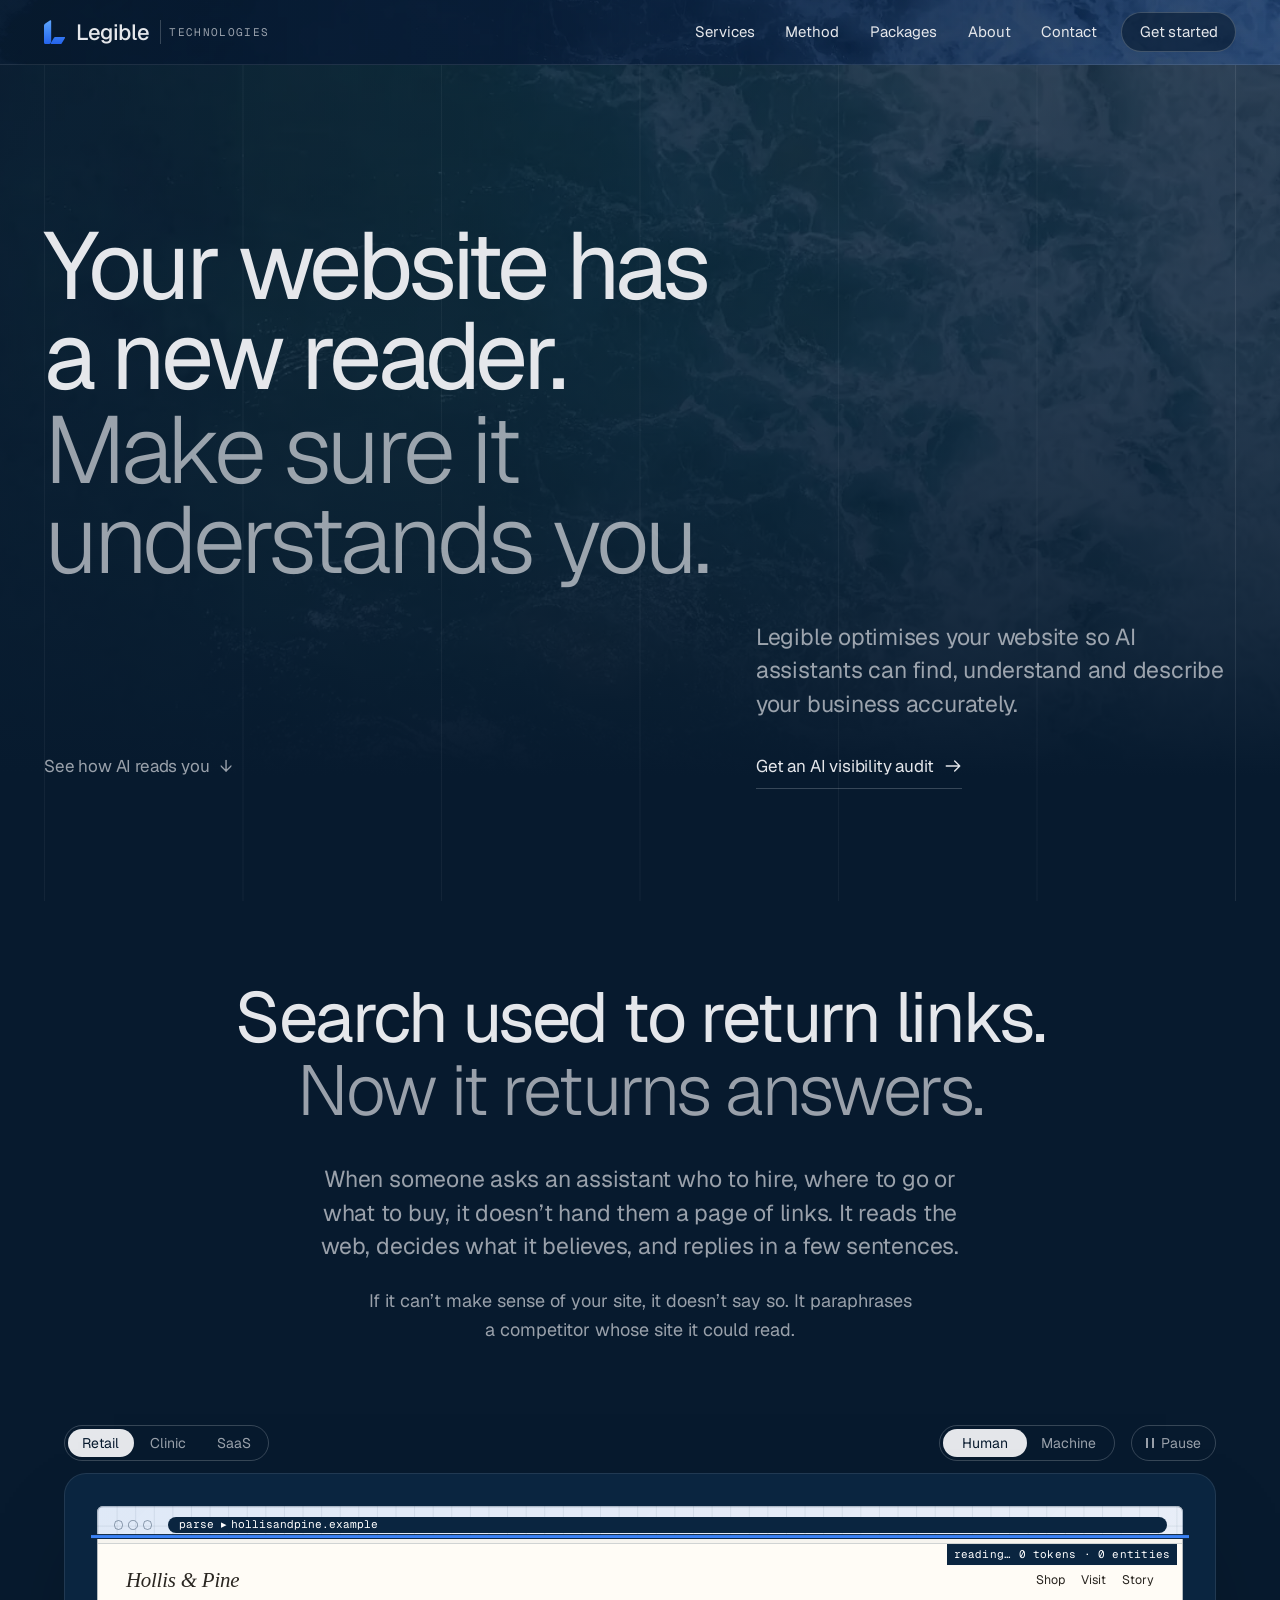
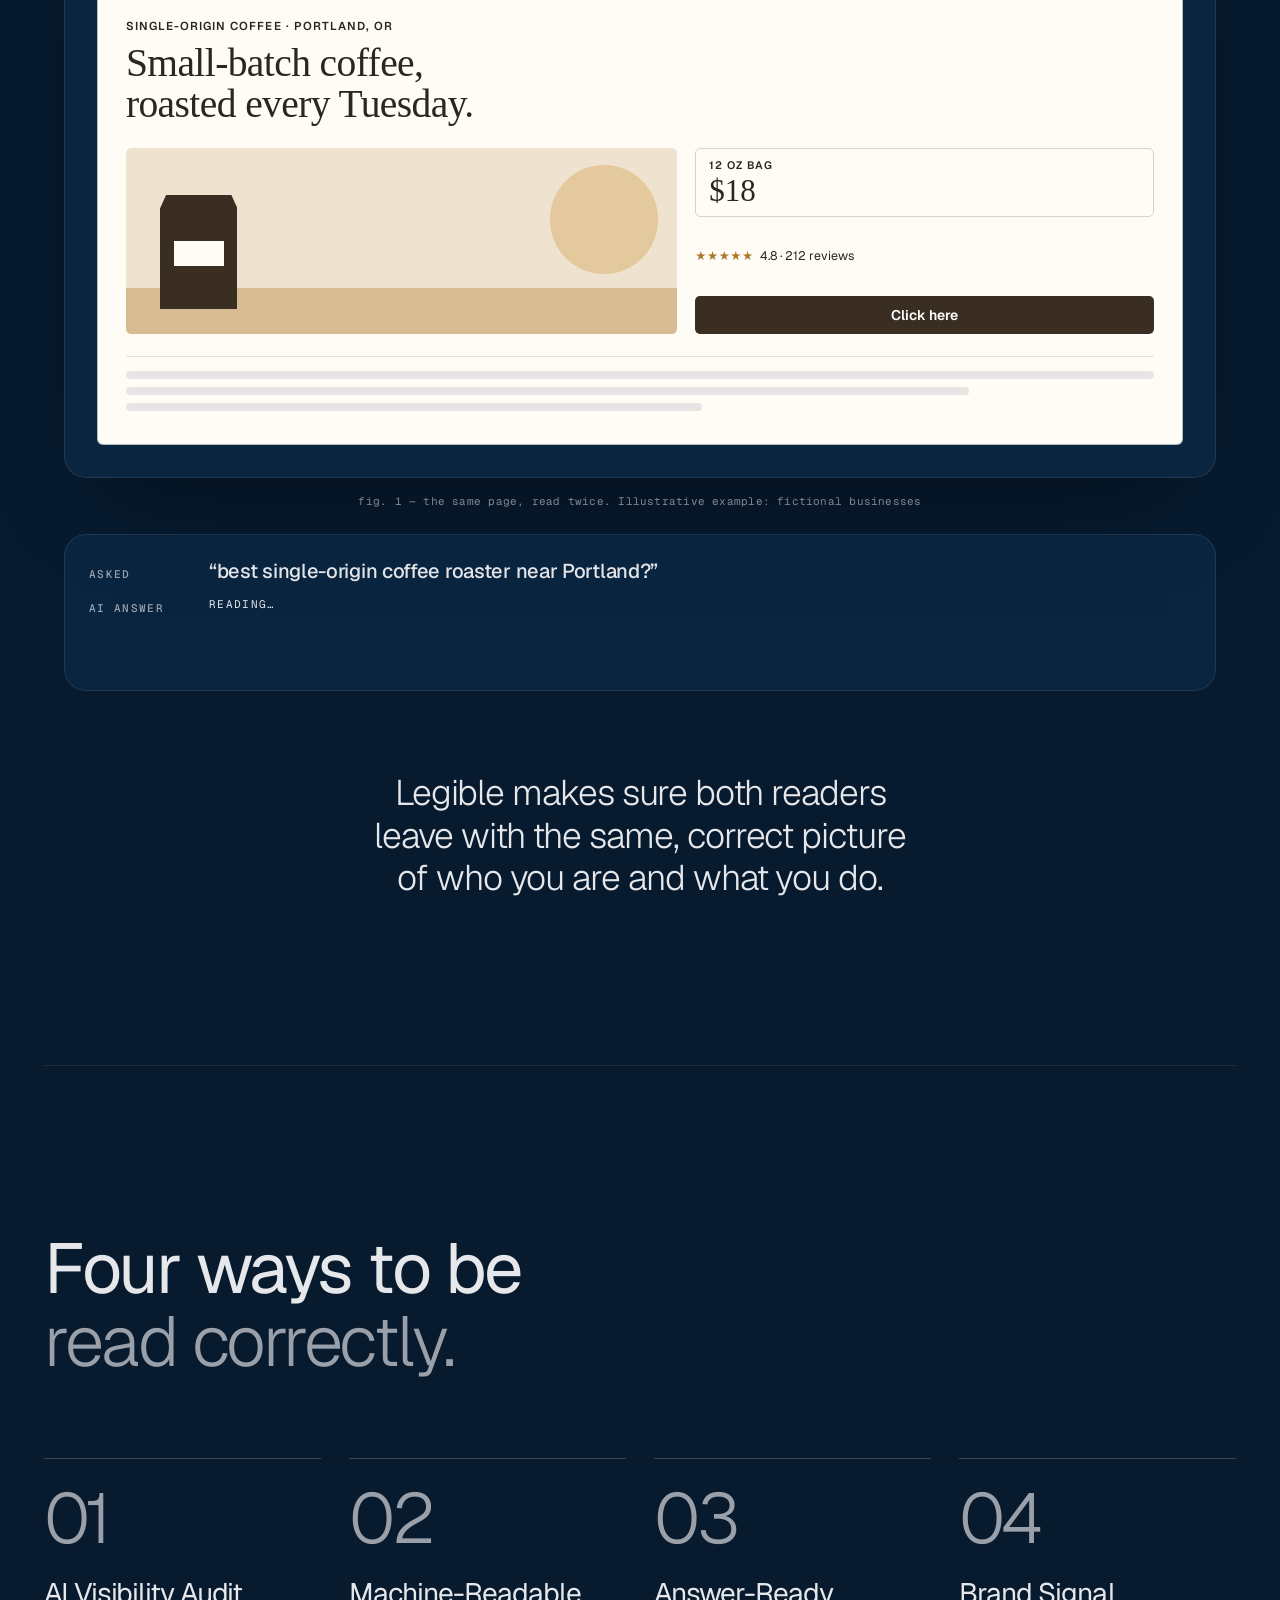
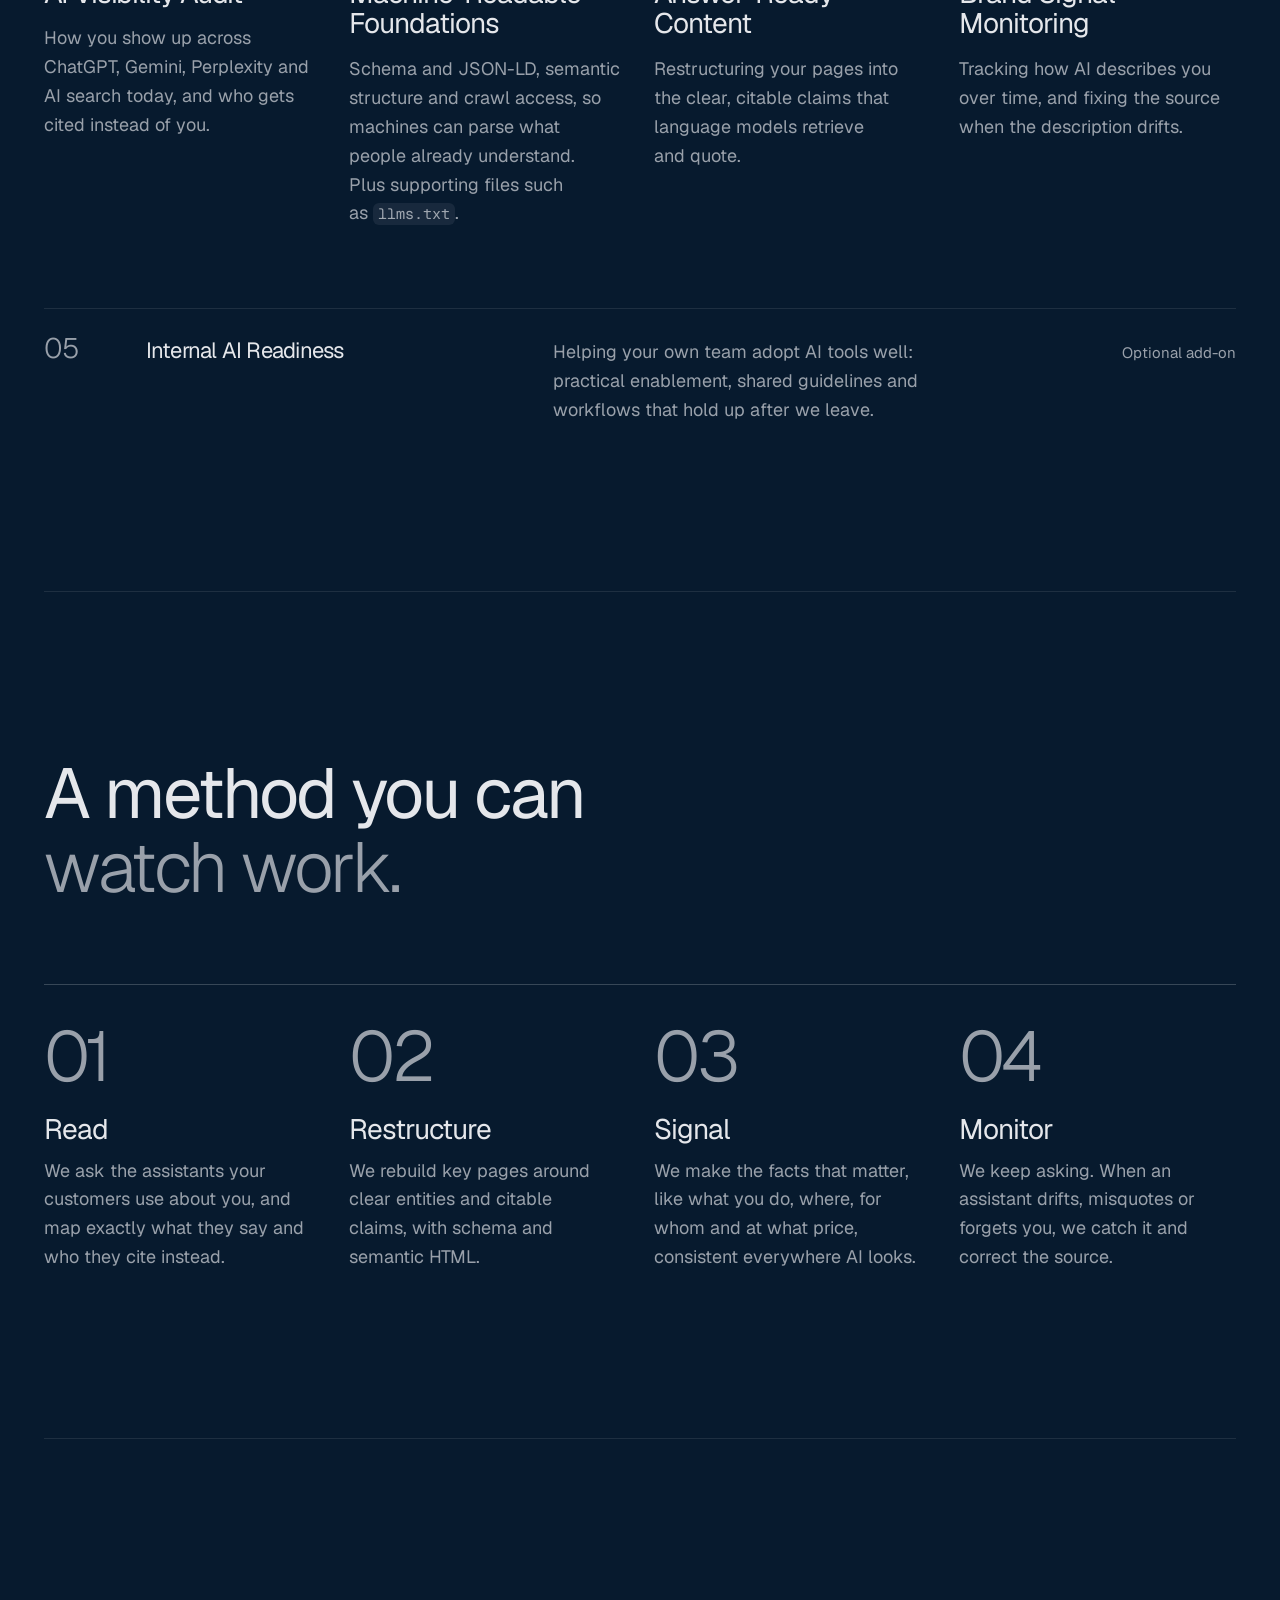
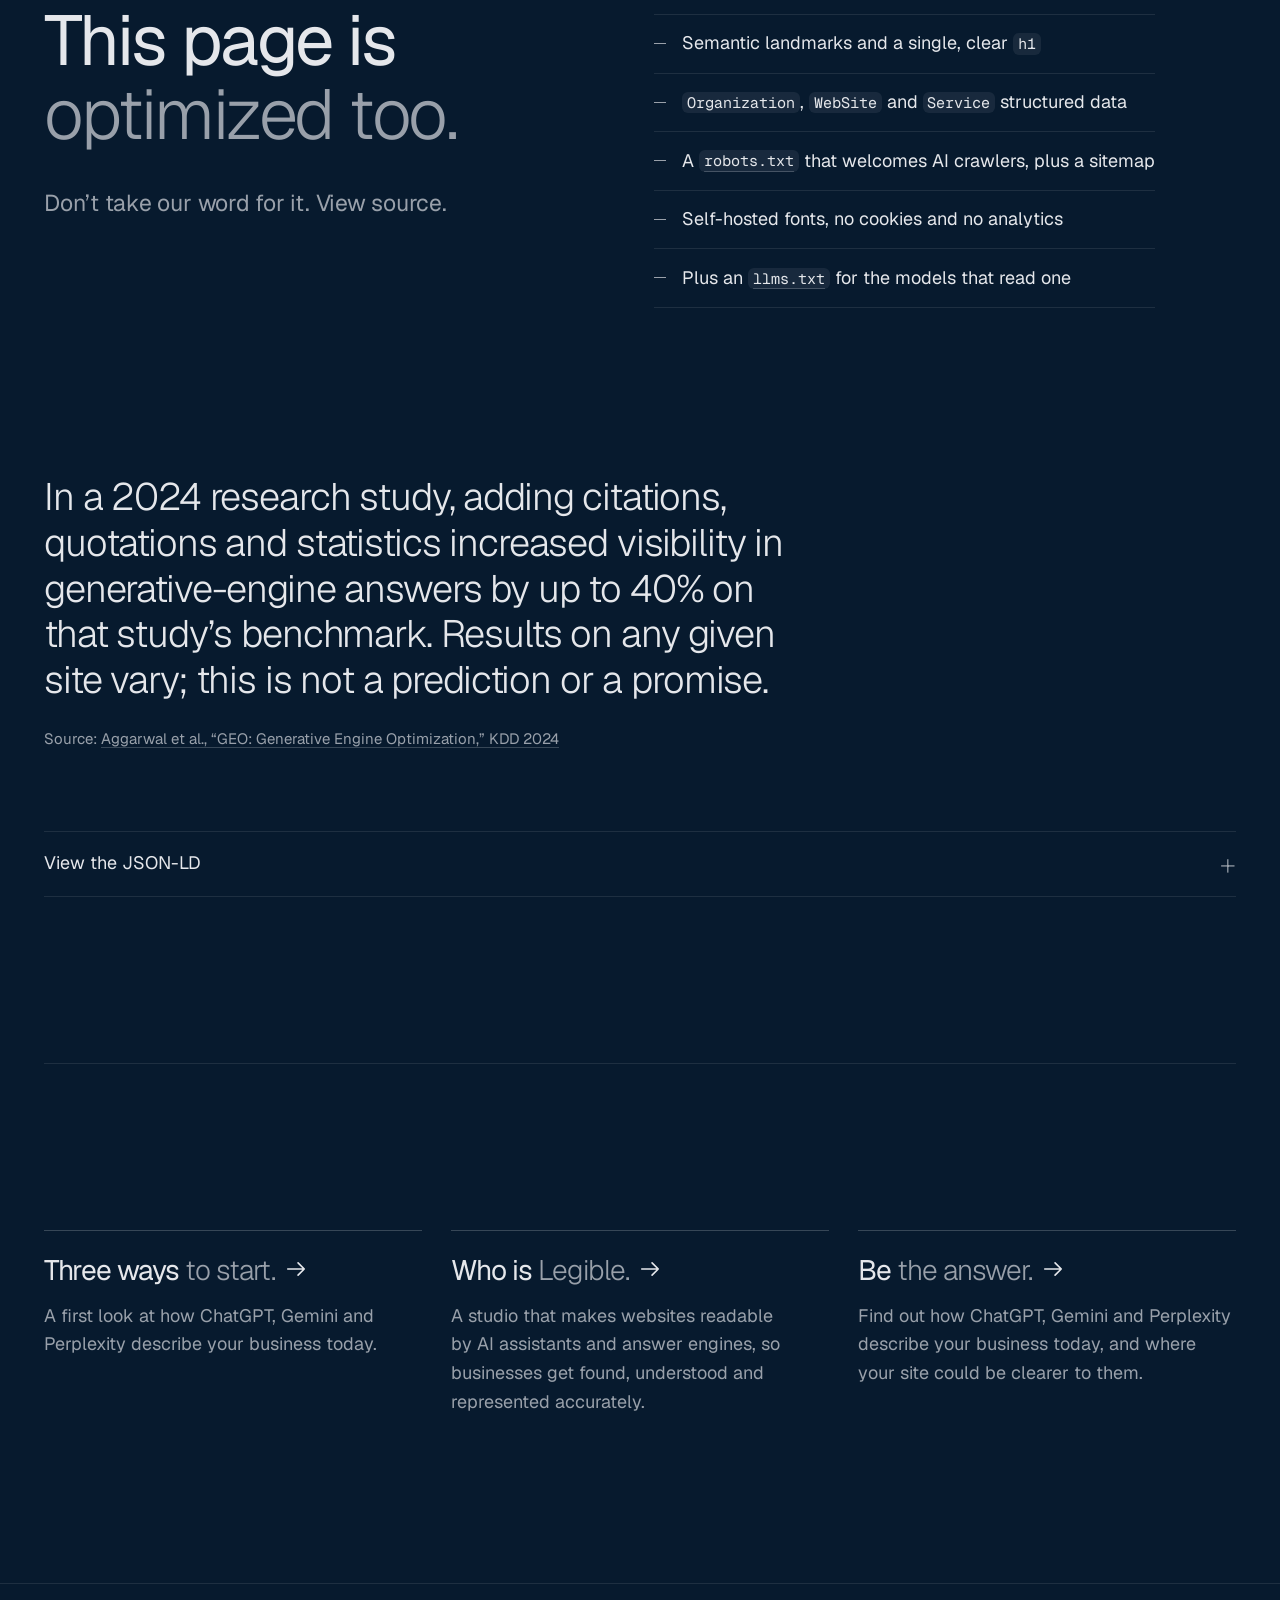
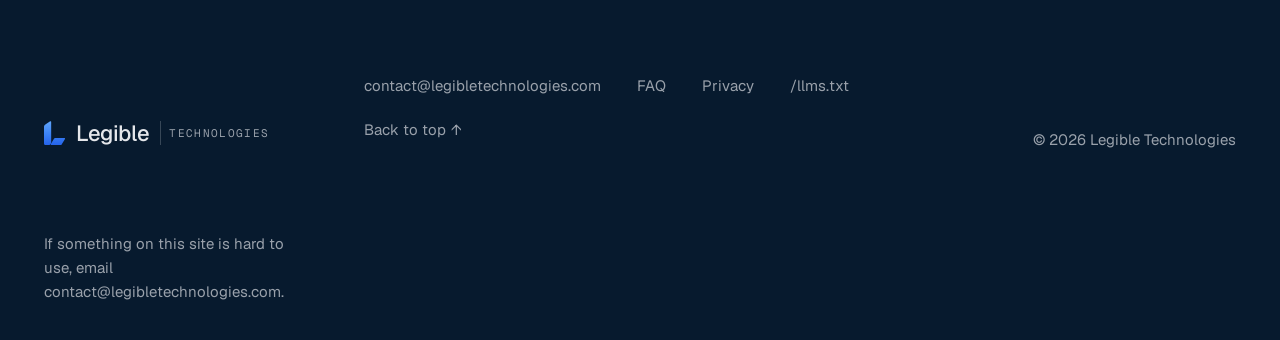
<file: index.html>
<!doctype html>
<html lang="en">
<head>
  <meta charset="utf-8">
  <meta name="viewport" content="width=device-width, initial-scale=1">
  <title>Legible — Get found, understood and cited by AI</title>
  <meta name="description" content="Legible is a studio that makes websites AI assistants read correctly, so ChatGPT, Gemini, Perplexity and AI search can find, understand and cite your business.">
  <link rel="canonical" href="https://legibletechnologies.com/">
  <meta name="theme-color" content="#071A2E">
  <link rel="icon" href="favicon.ico" sizes="32x32">
  <link rel="icon" href="assets/favicon.svg" type="image/svg+xml">
  <link rel="apple-touch-icon" href="assets/apple-touch-icon.png">
  <link rel="alternate" type="text/markdown" href="llms.txt" title="llms.txt">
  <meta property="og:type" content="website">
  <meta property="og:site_name" content="Legible">
  <meta property="og:url" content="https://legibletechnologies.com/">
  <meta property="og:title" content="Legible — Get found, understood and cited by AI">
  <meta property="og:description" content="Your website has a new reader. Legible makes sure AI assistants understand you, and cite you.">
  <meta property="og:image" content="https://legibletechnologies.com/assets/og-image.png">
  <meta property="og:image:width" content="1200">
  <meta property="og:image:height" content="630">
  <meta property="og:image:alt" content="Legible. Your website has a new reader. Make sure it understands you.">
  <meta name="twitter:card" content="summary_large_image">
  <meta name="twitter:title" content="Legible — Get found, understood and cited by AI">
  <meta name="twitter:description" content="Your website has a new reader. Legible makes sure AI assistants understand you, and cite you.">
  <meta name="twitter:image" content="https://legibletechnologies.com/assets/og-image.png">
  <!-- Sets the `js` class before first paint; see js/boot.js. -->
  <script src="js/boot.js"></script>
  <link rel="preload" href="fonts/Geist-Variable.woff2" as="font" type="font/woff2" crossorigin>
  <link rel="stylesheet" href="css/tokens.css">
  <link rel="stylesheet" href="css/main.css">
  <link rel="stylesheet" href="css/hero.css">
  <script type="module" src="js/main.js"></script>
  <!-- JSON-LD: keep identical to the copy shown in the Proof section ("View the JSON-LD") -->
  <script type="application/ld+json">
{
  "@context": "https://schema.org",
  "@graph": [
    {
      "@type": "Organization",
      "@id": "https://legibletechnologies.com/#org",
      "name": "Legible",
      "url": "https://legibletechnologies.com/",
      "logo": "https://legibletechnologies.com/assets/favicon.svg",
      "email": "contact@legibletechnologies.com",
      "description": "A studio that makes websites readable by AI assistants and answer engines, so businesses get found, understood and represented accurately.",
      "knowsAbout": ["Answer engine optimization", "Generative engine optimization", "Structured data"],
      "areaServed": "United States"
    },
    {
      "@type": "WebSite",
      "@id": "https://legibletechnologies.com/#website",
      "url": "https://legibletechnologies.com/",
      "name": "Legible",
      "inLanguage": "en",
      "publisher": { "@id": "https://legibletechnologies.com/#org" }
    },
    {
      "@type": "Service",
      "@id": "https://legibletechnologies.com/ai-visibility-audit.html#service",
      "url": "https://legibletechnologies.com/ai-visibility-audit.html",
      "name": "AI Visibility Audit",
      "serviceType": "AI visibility audit",
      "description": "How a business shows up across ChatGPT, Gemini, Perplexity and AI search today, and who gets cited instead.",
      "provider": { "@id": "https://legibletechnologies.com/#org" }
    },
    {
      "@type": "Service",
      "@id": "https://legibletechnologies.com/machine-readable-foundations.html#service",
      "url": "https://legibletechnologies.com/machine-readable-foundations.html",
      "name": "Machine-Readable Foundations",
      "serviceType": "Structured data and technical AI optimization",
      "description": "Schema and JSON-LD, semantic structure and crawl access, plus supporting files such as llms.txt.",
      "provider": { "@id": "https://legibletechnologies.com/#org" }
    },
    {
      "@type": "Service",
      "@id": "https://legibletechnologies.com/answer-ready-content.html#service",
      "url": "https://legibletechnologies.com/answer-ready-content.html",
      "name": "Answer-Ready Content",
      "serviceType": "Content restructuring for AI answers",
      "description": "Restructuring pages into the clear, citable claims that language models retrieve.",
      "provider": { "@id": "https://legibletechnologies.com/#org" }
    },
    {
      "@type": "Service",
      "@id": "https://legibletechnologies.com/brand-signal-monitoring.html#service",
      "url": "https://legibletechnologies.com/brand-signal-monitoring.html",
      "name": "Brand Signal Monitoring",
      "serviceType": "AI brand monitoring",
      "description": "Tracking how AI describes a business over time, and fixing drift at the source.",
      "provider": { "@id": "https://legibletechnologies.com/#org" }
    },
    {
      "@type": "Service",
      "@id": "https://legibletechnologies.com/internal-ai-readiness.html#service",
      "url": "https://legibletechnologies.com/internal-ai-readiness.html",
      "name": "Internal AI Readiness",
      "serviceType": "AI enablement and adoption",
      "description": "Helping teams adopt AI tools well: practical enablement, shared guidelines and workflows.",
      "provider": { "@id": "https://legibletechnologies.com/#org" }
    }
  ]
}
  </script>
</head>
<body>
  <a class="skip-link" href="#main">Skip to content</a>

  <!-- BEGIN shared:header -->
  <header class="site-header">
    <div class="wrap site-header__inner">
      <a class="wordmark" href="./#top" aria-label="Legible Technologies, home"><svg class="wordmark__mark" viewBox="0 0 112 128" aria-hidden="true" focusable="false"><defs><linearGradient id="lg-mark-h" x1="0" y1="0" x2="0" y2="128" gradientUnits="userSpaceOnUse"><stop offset="0"/><stop offset=".55"/><stop offset="1"/></linearGradient></defs><path fill="url(#lg-mark-h)" d="M0 31C0 25.6 2.4 21.6 7 18.6L32.6 1.5C35 -.1 38 1.2 38 4.2V112C38 120.8 30.8 128 22 128H9C4 128 0 124 0 119Z"/><path fill="url(#lg-mark-h)" d="M39.6 128C36.5 128 34.6 124.9 36.2 122.3L52.8 94C54.2 91.5 55.8 90 58.7 90H108.6C111.1 90 112.5 92.7 111.1 94.7L93.4 124.6C92 127 90.6 128 87.6 128Z"/></svg><span class="wordmark__text">Legible</span> <span class="wordmark__sub">Technologies</span></a>
      <nav class="site-nav" aria-label="Primary">
        <button class="site-nav__toggle" type="button" aria-expanded="false" aria-controls="site-nav-list">Menu</button>
        <ul class="site-nav__list" id="site-nav-list">
          <li><a href="./#services">Services</a></li>
          <li><a href="./#method">Method</a></li>
          <li><a href="packages.html">Packages</a></li>
          <li><a href="about.html">About</a></li>
          <li><a href="contact.html">Contact</a></li>
        </ul>
      </nav>
      <a class="button button--pill button--sm site-header__cta" href="contact.html" data-track="CTA Click" data-track-label="Header: Get started">Get started</a>
    </div>
  </header>
  <!-- END shared:header -->

  <main id="main" tabindex="-1">

    <!-- HERO -->
    <section class="hero hero--media" id="top" aria-labelledby="hero-title">
      <!-- decorative: a muted ocean loop behind the hero (js/hero-media.js loads it after
           load; the poster alone without JS, with reduced motion or Save-Data, and in print) -->
      <div class="hero__media" aria-hidden="true">
        <img class="hero__poster" src="assets/hero/ocean-poster-960.webp" srcset="assets/hero/ocean-poster-960.webp 960w, assets/hero/ocean-poster-1280.webp 1280w" sizes="100vw" width="1280" height="720" alt="" fetchpriority="high">
        <video class="hero__video" muted playsinline loop preload="none" disablepictureinpicture disableremoteplayback data-src-sd="assets/hero/ocean-540.mp4" data-src-hd="assets/hero/ocean-720.mp4"></video>
      </div>
      <div class="wrap hero__inner">
        <h1 class="hero__title" id="hero-title">Your website has a new reader. <em>Make sure it understands&nbsp;you.</em></h1>
        <div class="hero__foot">
          <div class="hero__aside">
            <p class="hero__sub">Legible optimises your website so AI assistants can find, understand and describe your business accurately.</p>
            <a class="button" href="contact.html" data-track="CTA Click">Get an AI visibility audit</a>
          </div>
          <a class="link-arrow hero__cue" href="#lens">See how AI reads you <span aria-hidden="true">↓</span></a>
        </div>
        <button type="button" class="hero__media-toggle" hidden>Pause<span class="visually-hidden"> background video</span></button>
      </div>
    </section>

    <!-- [01] THE SHIFT + the Lens -->
    <section class="section shift" id="shift" aria-labelledby="shift-title">
      <div class="wrap">
        <div class="statement">
          <h2 class="section__title" id="shift-title" data-reveal>Search used to return links. <em>Now it returns answers.</em></h2>
          <div class="shift__body" data-reveal>
            <p class="lede">When someone asks an assistant who to hire, where to go or what to buy, it doesn’t hand them a page of links. It reads the web, decides what it believes, and replies in a few sentences.</p>
            <p>If it can’t make sense of your site, it doesn’t say so. It paraphrases a competitor whose site it could read.</p>
          </div>
        </div>

        <figure class="lens" id="lens" tabindex="-1" data-mode="split" data-answer="resolved" aria-labelledby="lens-legend">
          <div class="lens__bar">
            <div class="lens__tabs" role="group" aria-label="Example business">
              <button type="button" class="lens__tab" aria-pressed="true" data-biz="0">Retail</button>
              <button type="button" class="lens__tab" aria-pressed="false" data-biz="1">Clinic</button>
              <button type="button" class="lens__tab" aria-pressed="false" data-biz="2">SaaS</button>
            </div>
            <div class="lens__views" role="group" aria-label="View">
              <button type="button" class="lens__view" aria-pressed="true">Human<span class="visually-hidden"> view</span></button>
              <button type="button" class="lens__view" aria-pressed="false">Machine<span class="visually-hidden"> view</span></button>
            </div>
            <button type="button" class="lens__pause">Pause<span class="visually-hidden"> demo</span></button>
          </div>
  
          <div class="lens__stage" role="img" aria-labelledby="lens-desc">
            <div class="lens__frame" data-biz="coffee">
              <!-- Human layer: what a person sees -->
              <div class="mock mock--human">
                <div class="mock__chrome"><span class="mock__dots"><i></i><i></i><i></i></span><span class="mock__url"><span data-slot="url">hollisandpine.example</span></span></div>
                <div class="mock__page">
                  <div class="mock__nav"><span class="mock__brand"><span data-slot="name">Hollis &amp; Pine</span></span><span class="mock__links" data-slot="links"><span>Shop</span><span>Visit</span><span>Story</span></span></div>
                  <p class="mock__kicker"><span data-slot="kicker">Single-origin coffee · Portland, OR</span></p>
                  <p class="mock__headline" data-slot="headline">Small-batch coffee, roasted every Tuesday.</p>
                  <div class="mock__body">
                    <div class="mock__visual"><i></i><i></i><i></i><i></i></div>
                    <div class="mock__side">
                      <div class="mock__fact"><span class="mock__fact-label" data-slot="factLabel">12 oz bag</span><span class="mock__fact-value" data-slot="factValue">$18</span></div>
                      <div class="mock__rating"><span class="mock__stars">★★★★★</span><span data-slot="rating">4.8 · 212 reviews</span></div>
                      <span class="mock__cta" data-slot="cta">Click here</span>
                    </div>
                  </div>
                  <div class="mock__foot"><i></i><i></i><i></i></div>
                </div>
              </div>
  
              <!-- Machine layer: the same page as an AI system parses it -->
              <div class="mock mock--machine" aria-hidden="true">
                <div class="mock__chrome"><span class="mock__dots"><i></i><i></i><i></i></span><span class="mock__url">parse ▸ <span data-slot="url">hollisandpine.example</span></span></div>
                <div class="mock__page">
                  <div class="mock__nav"><span class="mock__brand"><span class="ent" data-label="ORG" data-tok="4" data-slot="name">Hollis &amp; Pine</span></span><span class="mock__links" data-slot="links" data-tok="3"><span>Shop</span><span>Visit</span><span>Story</span></span></div>
                  <p class="mock__kicker"><span class="ent" data-label="PRODUCT" data-tok="8" data-slot="kicker" data-label-key="kickerLabel">Single-origin coffee · Portland, OR</span></p>
                  <p class="mock__headline" data-slot="headline"><span class="tok" data-tok="1">Small</span><span class="tok" data-tok="1">-b</span><span class="tok" data-tok="1">atch</span><span class="tok" data-tok="1"> coffee</span><span class="tok" data-tok="1">,</span><span class="tok" data-tok="1"> roasted</span><span class="tok" data-tok="1"> every</span><span class="tok" data-tok="1"> Tuesday</span><span class="tok" data-tok="1">.</span></p>
                  <div class="mock__body">
                    <div class="mock__visual"><span class="flag">IMG · no alt — ignored</span></div>
                    <div class="mock__side">
                      <div class="mock__fact ent" data-label="PRICE 18.00 USD" data-label-key="factEnt" data-tok="5"><span class="mock__fact-label" data-slot="factLabel">12 oz bag</span><span class="mock__fact-value" data-slot="factValue">$18</span></div>
                      <div class="mock__rating"><span class="ent" data-label="RATING 4.8" data-label-key="ratingEnt" data-tok="6"><span class="mock__stars">★★★★★</span><span data-slot="rating">4.8 · 212 reviews</span></span></div>
                      <span class="mock__cta mock__cta--flag" data-label="Click here" data-label-key="cta" data-slot="cta" data-tok="2">Click here</span>
                    </div>
                  </div>
                  <div class="mock__foot">
                    <pre class="mock__json" data-slot="json" data-tok="18">{"@type": "CafeOrCoffeeShop",
 "name": "Hollis &amp; Pine",
 "priceRange": "$$"}</pre>
                    <div class="meter"><span class="meter__label">confidence</span><span class="meter__track"><span class="meter__fill" data-slot="meter"></span></span><span class="meter__value" data-slot="meterValue">0.64</span></div>
                  </div>
                </div>
              </div>
  
              <div class="lens__split" aria-hidden="true"><span>Human</span><span>Machine</span></div>
              <div class="lens__ring" aria-hidden="true"></div>
              <div class="lens__clip" aria-hidden="true"><div class="lens__band"><span class="lens__grip">drag</span></div></div>
              <p class="lens__readout mono" aria-hidden="true" data-readout>reading…</p>
            </div>
          </div>
  
          <!-- The demo's text alternative: aria-hidden so it is read once, as the image's name (aria-labelledby still reaches it). js/lens.js fills the slots. -->
          <p class="visually-hidden" id="lens-desc" aria-hidden="true">Demo: a mock website for <span data-slot="name">Hollis &amp; Pine</span>, <span data-slot="type">a fictional coffee roaster</span>. To a person it is an ordinary page with a headline, an image, a key fact, a star rating and a button. An AI system splits the headline into tokens, recognises <span data-slot="ents">the business name, the product, the $18 price and the rating</span> as entities, ignores the image because it has no alt text, and finds no meaning in a button labelled “<span data-slot="cta">Click here</span>”.</p>
          <!-- Not a <figcaption>: that must be the figure's first or last child, and this sits mid-figure. aria-labelledby names the figure. -->
          <p class="lens__caption">
            <span class="lens__legend mono" id="lens-legend">fig. 1 — the same page, read twice. Illustrative example: fictional businesses</span>
          </p>
  
          <p class="visually-hidden" aria-live="polite" data-lens-live></p>
          <div class="answer">
            <p class="answer__q"><span class="answer__label mono">Asked</span><span data-slot="question">“best single-origin coffee roaster near Portland?”</span></p>
            <p class="answer__a"><span class="answer__label mono">AI answer</span><span data-slot="answer">Hollis &amp; Pine roasts single-origin beans in small batches every Tuesday in Portland. Bags start at $18, and customers rate it 4.8 stars.</span></p>
            <p class="answer__source mono"><span class="chip">source: <span data-slot="url">hollisandpine.example</span></span></p>
          </div>
        </figure>

        <p class="shift__close" data-reveal>Legible makes sure both readers leave with the same, correct picture of who you are and what you do.</p>
      </div>
    </section>

    <!-- [02] SERVICES -->
    <section class="section services" id="services" aria-labelledby="services-title">
      <div class="wrap">
        <div class="split">
          <h2 class="section__title" id="services-title" data-reveal>Four ways to be <em>read correctly.</em></h2>
        </div>
        <ol class="services__list cols cols--4 numbered">
          <li class="service" data-reveal>
            <h3 class="service__title"><a href="ai-visibility-audit.html">AI Visibility Audit</a></h3>
            <p class="service__desc">How you show up across ChatGPT, Gemini, Perplexity and AI search today, and who gets cited instead of you.</p>
          </li>
          <li class="service" data-reveal>
            <h3 class="service__title"><a href="machine-readable-foundations.html">Machine-Readable Foundations</a></h3>
            <p class="service__desc">Schema and JSON-LD, semantic structure and crawl access, so machines can parse what people already understand. Plus supporting files such as <code>llms.txt</code>.</p>
          </li>
          <li class="service" data-reveal>
            <h3 class="service__title"><a href="answer-ready-content.html">Answer-Ready Content</a></h3>
            <p class="service__desc">Restructuring your pages into the clear, citable claims that language models retrieve and quote.</p>
          </li>
          <li class="service" data-reveal>
            <h3 class="service__title"><a href="brand-signal-monitoring.html">Brand Signal Monitoring</a></h3>
            <p class="service__desc">Tracking how AI describes you over time, and fixing the source when the description drifts.</p>
          </li>
        </ol>
        <div class="services__extra" data-reveal>
          <div class="service service--extra">
            <h3 class="service__title"><a href="internal-ai-readiness.html">Internal AI Readiness</a></h3>
            <p class="service__desc">Helping your own team adopt AI tools well: practical enablement, shared guidelines and workflows that hold up after we leave.</p>
            <p class="service__note">Optional add-on</p>
          </div>
        </div>
      </div>
    </section>

    <!-- [03] METHOD -->
    <section class="section method" id="method" aria-labelledby="method-title">
      <div class="wrap">
        <div class="split">
          <h2 class="section__title" id="method-title" data-reveal>A method you can <em>watch work.</em></h2>
        </div>
        <ol class="method__steps numbered" data-reveal>
          <li class="step">
            <h3 class="step__title">Read</h3>
            <p>We ask the assistants your customers use about you, and map exactly what they say and who they cite instead.</p>
          </li>
          <li class="step">
            <h3 class="step__title">Restructure</h3>
            <p>We rebuild key pages around clear entities and citable claims, with schema and semantic HTML.</p>
          </li>
          <li class="step">
            <h3 class="step__title">Signal</h3>
            <p>We make the facts that matter, like what you do, where, for whom and at what price, consistent everywhere AI looks.</p>
          </li>
          <li class="step">
            <h3 class="step__title">Monitor</h3>
            <p>We keep asking. When an assistant drifts, misquotes or forgets you, we catch it and correct the source.</p>
          </li>
        </ol>
      </div>
    </section>

    <!-- [04] PROOF -->
    <section class="section proof" id="proof" aria-labelledby="proof-title">
      <div class="wrap">
        <div class="split">
          <div>
            <h2 class="section__title" id="proof-title" data-reveal>This page is <em>optimized&nbsp;too.</em></h2>
            <p class="lede" data-reveal>Don’t take our word for it. View source.</p>
          </div>
          <div class="split__side" data-reveal>
            <ul class="checklist">
              <li>Semantic landmarks and a single, clear <code>h1</code></li>
              <li><code>Organization</code>, <code>WebSite</code> and <code>Service</code> structured data</li>
              <li>A <a href="robots.txt"><code>robots.txt</code></a> that welcomes AI crawlers, plus a sitemap</li>
              <li>Self-hosted fonts, no cookies and no analytics</li>
              <li>Plus an <a href="llms.txt"><code>llms.txt</code></a> for the models that read one</li>
            </ul>
          </div>
        </div>
        <figure class="research" data-reveal>
          <p class="research__finding">In a 2024 research study, adding citations, quotations and statistics increased visibility in generative-engine answers by up to 40% on that study’s benchmark. Results on any given site vary; this is not a prediction or a promise.</p>
          <figcaption class="research__source">Source: <cite><a href="https://arxiv.org/abs/2311.09735" rel="noopener">Aggarwal et al., “GEO: Generative Engine Optimization,” KDD 2024</a></cite></figcaption>
        </figure>
        <details class="proof__source">
          <summary>View the JSON-LD</summary>
          <!-- Keep identical to the main @graph JSON-LD in <head>. -->
          <div class="panel">
            <div class="panel__block">
              <div class="panel__head">
                <span class="panel__file mono">JSON-LD</span>
                <span class="panel__type mono" aria-hidden="true">application/ld+json</span>
                <button class="copy mono" type="button" data-copy="src-jsonld">Copy<span class="visually-hidden"> JSON-LD</span></button>
                <span class="copy__status mono" aria-live="polite"></span>
              </div>
              <pre class="panel__code" id="src-jsonld" tabindex="0" role="region" aria-label="JSON-LD source">{
  "@context": "https://schema.org",
  "@graph": [
    {
      "@type": "Organization",
      "@id": "https://legibletechnologies.com/#org",
      "name": "Legible",
      "url": "https://legibletechnologies.com/",
      "logo": "https://legibletechnologies.com/assets/favicon.svg",
      "email": "contact@legibletechnologies.com",
      "description": "A studio that makes websites readable by AI assistants and answer engines, so businesses get found, understood and represented accurately.",
      "knowsAbout": ["Answer engine optimization", "Generative engine optimization", "Structured data"],
      "areaServed": "United States"
    },
    {
      "@type": "WebSite",
      "@id": "https://legibletechnologies.com/#website",
      "url": "https://legibletechnologies.com/",
      "name": "Legible",
      "inLanguage": "en",
      "publisher": { "@id": "https://legibletechnologies.com/#org" }
    },
    {
      "@type": "Service",
      "@id": "https://legibletechnologies.com/ai-visibility-audit.html#service",
      "url": "https://legibletechnologies.com/ai-visibility-audit.html",
      "name": "AI Visibility Audit",
      "serviceType": "AI visibility audit",
      "description": "How a business shows up across ChatGPT, Gemini, Perplexity and AI search today, and who gets cited instead.",
      "provider": { "@id": "https://legibletechnologies.com/#org" }
    },
    {
      "@type": "Service",
      "@id": "https://legibletechnologies.com/machine-readable-foundations.html#service",
      "url": "https://legibletechnologies.com/machine-readable-foundations.html",
      "name": "Machine-Readable Foundations",
      "serviceType": "Structured data and technical AI optimization",
      "description": "Schema and JSON-LD, semantic structure and crawl access, plus supporting files such as llms.txt.",
      "provider": { "@id": "https://legibletechnologies.com/#org" }
    },
    {
      "@type": "Service",
      "@id": "https://legibletechnologies.com/answer-ready-content.html#service",
      "url": "https://legibletechnologies.com/answer-ready-content.html",
      "name": "Answer-Ready Content",
      "serviceType": "Content restructuring for AI answers",
      "description": "Restructuring pages into the clear, citable claims that language models retrieve.",
      "provider": { "@id": "https://legibletechnologies.com/#org" }
    },
    {
      "@type": "Service",
      "@id": "https://legibletechnologies.com/brand-signal-monitoring.html#service",
      "url": "https://legibletechnologies.com/brand-signal-monitoring.html",
      "name": "Brand Signal Monitoring",
      "serviceType": "AI brand monitoring",
      "description": "Tracking how AI describes a business over time, and fixing drift at the source.",
      "provider": { "@id": "https://legibletechnologies.com/#org" }
    },
    {
      "@type": "Service",
      "@id": "https://legibletechnologies.com/internal-ai-readiness.html#service",
      "url": "https://legibletechnologies.com/internal-ai-readiness.html",
      "name": "Internal AI Readiness",
      "serviceType": "AI enablement and adoption",
      "description": "Helping teams adopt AI tools well: practical enablement, shared guidelines and workflows.",
      "provider": { "@id": "https://legibletechnologies.com/#org" }
    }
  ]
}</pre>
            </div>
          </div>
        </details>
        <!-- Client logos / case-study tiles: keep hidden until real, approved proof exists. -->
        <div class="proof__clients" hidden></div>
      </div>
    </section>

    <!-- [05] NEXT: the other pages -->
    <section class="section next">
      <div class="wrap">
        <ul class="cols cols--3">
          <li data-reveal>
            <h2 class="next__title"><a href="packages.html">Three ways <em>to start.</em></a></h2>
            <p>A first look at how ChatGPT, Gemini and Perplexity describe your business today.</p>
          </li>
          <li data-reveal>
            <h2 class="next__title"><a href="about.html">Who is <em>Legible.</em></a></h2>
            <p>A studio that makes websites readable by AI assistants and answer engines, so businesses get found, understood and represented accurately.</p>
          </li>
          <li data-reveal>
            <h2 class="next__title"><a href="contact.html">Be <em>the answer.</em></a></h2>
            <p>Find out how ChatGPT, Gemini and Perplexity describe your business today, and where your site could be clearer to them.</p>
          </li>
        </ul>
      </div>
    </section>
  </main>

  <!-- BEGIN shared:footer -->
  <footer class="site-footer">
    <div class="wrap site-footer__inner">
      <div class="site-footer__brand">
        <a class="wordmark" href="./#top" aria-label="Legible Technologies, home"><svg class="wordmark__mark" viewBox="0 0 112 128" aria-hidden="true" focusable="false"><defs><linearGradient id="lg-mark-f" x1="0" y1="0" x2="0" y2="128" gradientUnits="userSpaceOnUse"><stop offset="0"/><stop offset=".55"/><stop offset="1"/></linearGradient></defs><path fill="url(#lg-mark-f)" d="M0 31C0 25.6 2.4 21.6 7 18.6L32.6 1.5C35 -.1 38 1.2 38 4.2V112C38 120.8 30.8 128 22 128H9C4 128 0 124 0 119Z"/><path fill="url(#lg-mark-f)" d="M39.6 128C36.5 128 34.6 124.9 36.2 122.3L52.8 94C54.2 91.5 55.8 90 58.7 90H108.6C111.1 90 112.5 92.7 111.1 94.7L93.4 124.6C92 127 90.6 128 87.6 128Z"/></svg><span class="wordmark__text">Legible</span> <span class="wordmark__sub">Technologies</span></a>
      </div>
      <ul class="site-footer__links">
        <li><a href="mailto:contact@legibletechnologies.com">contact@legibletechnologies.com</a></li>
        <li><a href="packages.html#faq">FAQ</a></li>
        <li><a href="privacy.html">Privacy</a></li>
        <li><a href="llms.txt">/llms.txt</a></li>
        <li><a href="#main">Back to top <span aria-hidden="true">↑</span></a></li>
      </ul>
      <p class="site-footer__legal">© <span data-year>2026</span> Legible Technologies</p>
      <p class="site-footer__legal site-footer__note">If something on this site is hard to use, email contact@legibletechnologies.com.</p>
    </div>
  </footer>
  <!-- END shared:footer -->
</body>
</html>
</file>
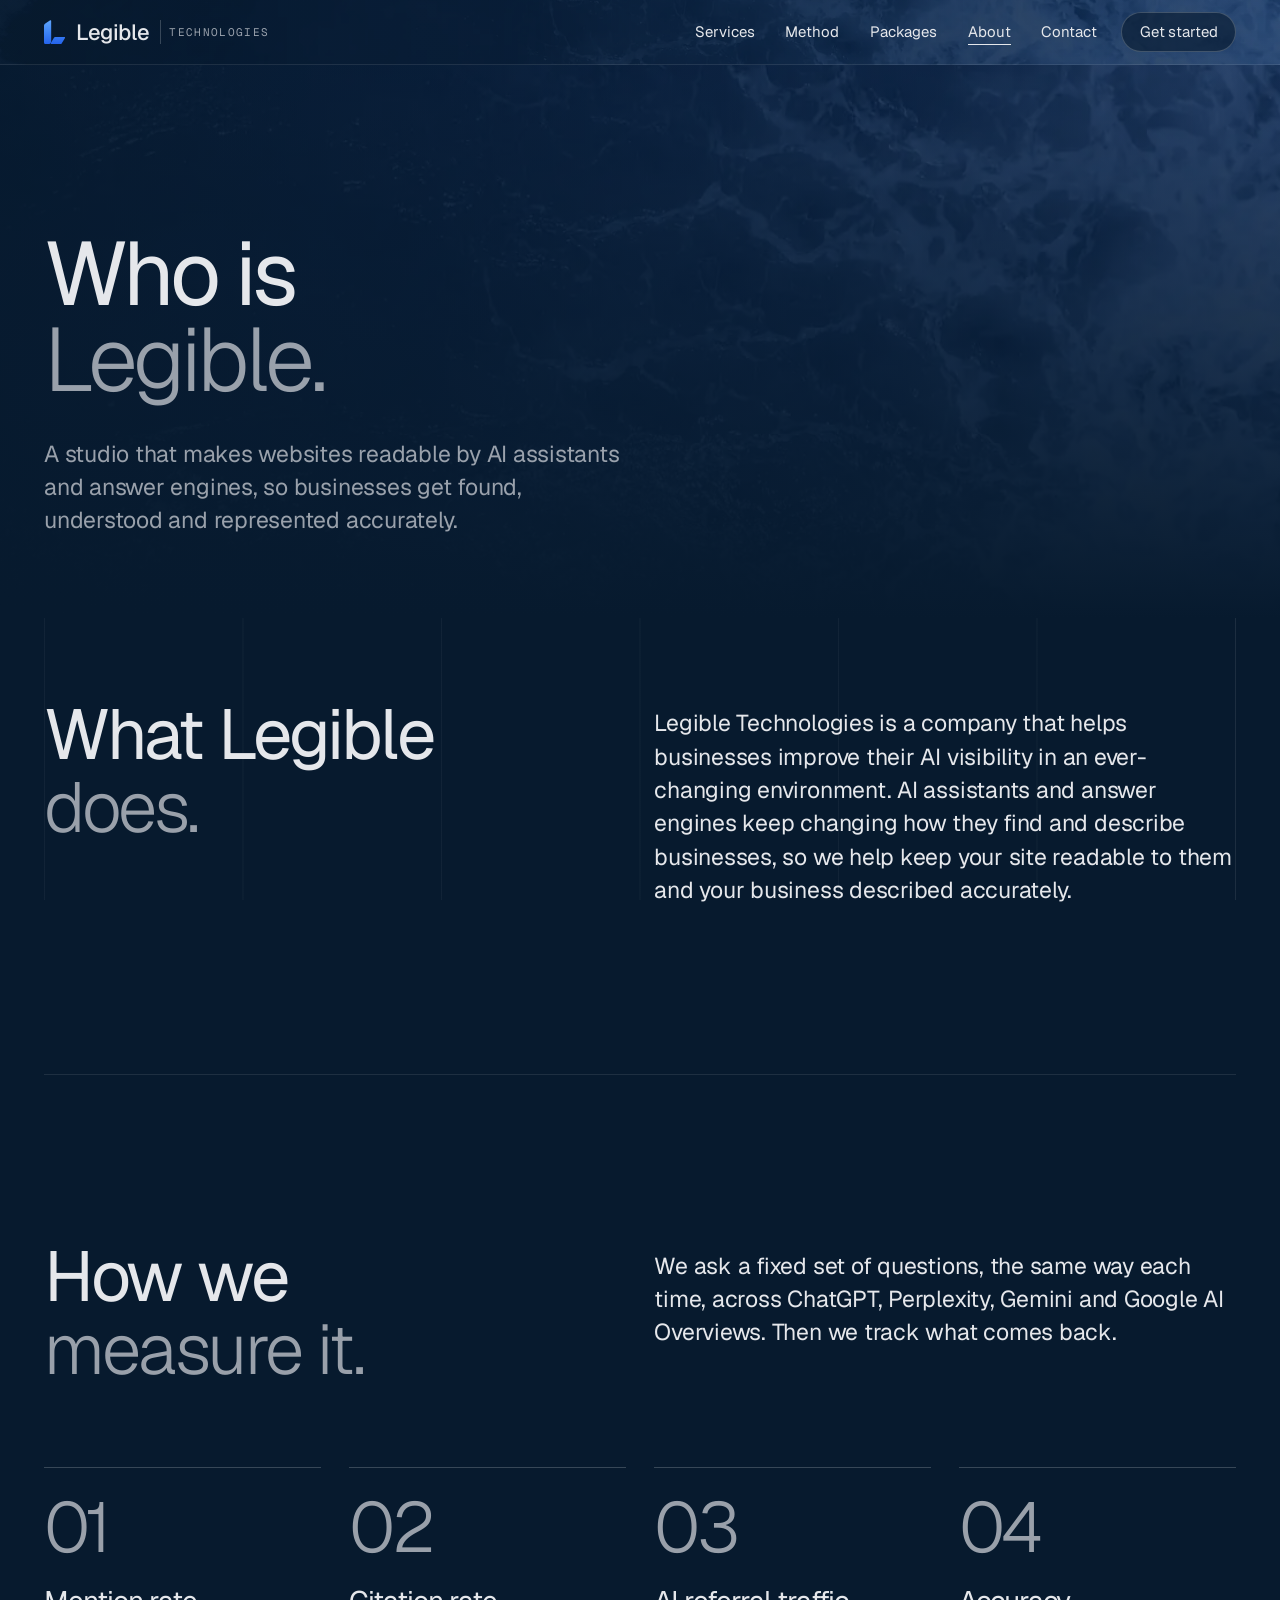
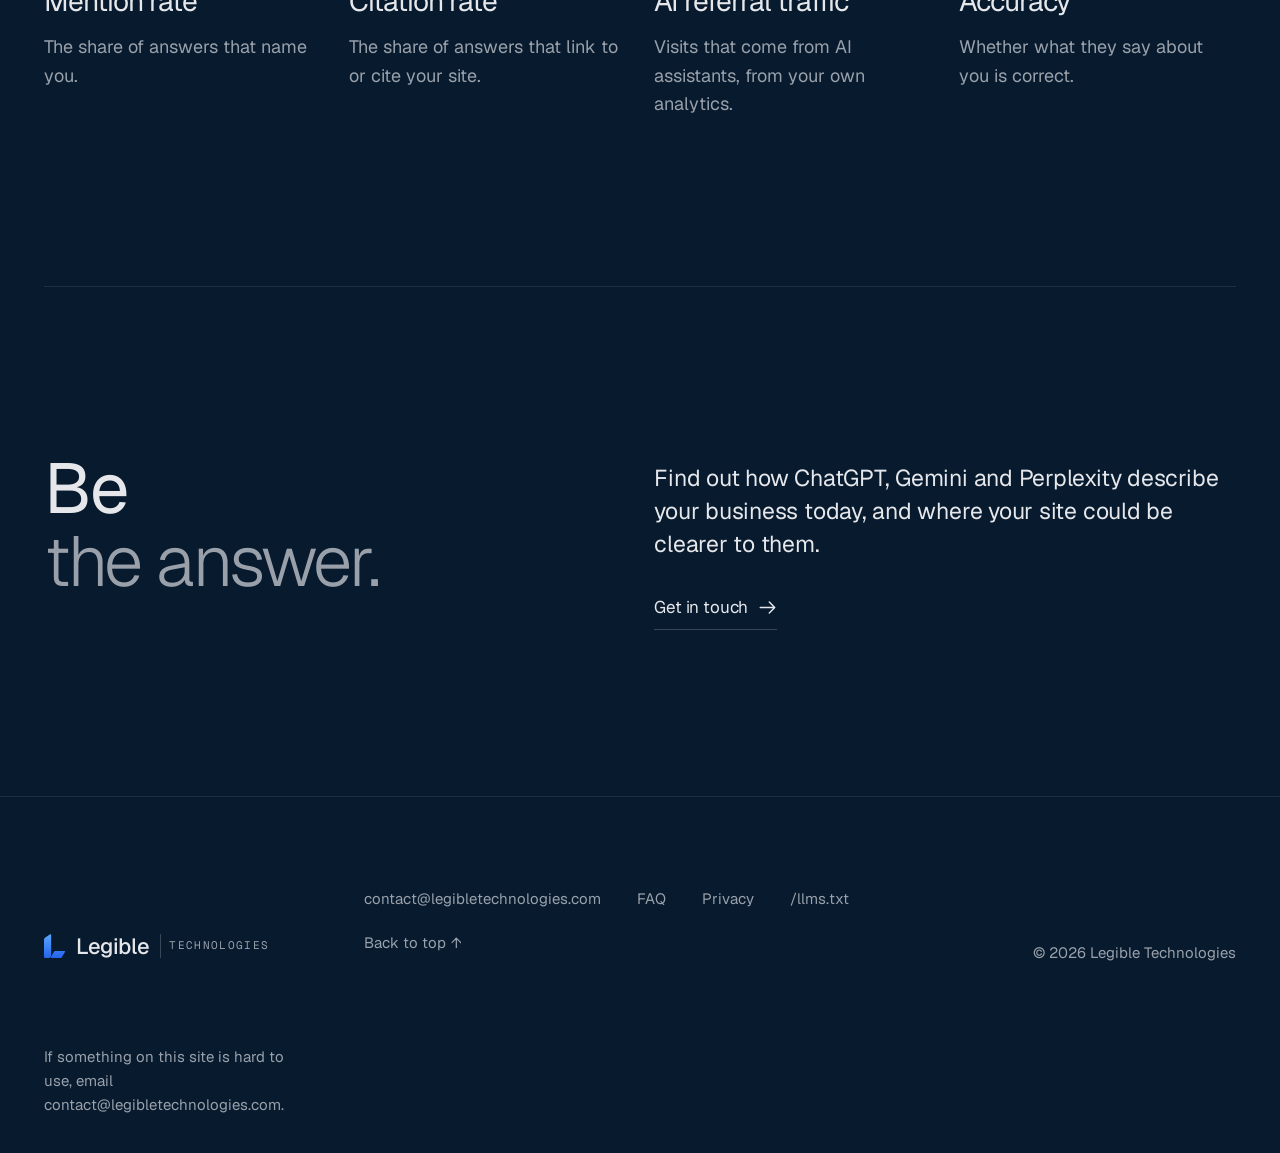
<file: about.html>
<!doctype html>
<html lang="en">
<head>
  <meta charset="utf-8">
  <meta name="viewport" content="width=device-width, initial-scale=1">
  <title>About — Legible</title>
  <meta name="description" content="A studio that makes websites readable by AI assistants and answer engines, so businesses get found, understood and represented accurately.">
  <link rel="canonical" href="https://legibletechnologies.com/about.html">
  <meta name="theme-color" content="#071A2E">
  <link rel="icon" href="favicon.ico" sizes="32x32">
  <link rel="icon" href="assets/favicon.svg" type="image/svg+xml">
  <link rel="apple-touch-icon" href="assets/apple-touch-icon.png">
  <meta property="og:type" content="website">
  <meta property="og:site_name" content="Legible">
  <meta property="og:url" content="https://legibletechnologies.com/about.html">
  <meta property="og:title" content="About — Legible">
  <meta property="og:description" content="A studio that makes websites readable by AI assistants and answer engines, so businesses get found, understood and represented accurately.">
  <meta property="og:image" content="https://legibletechnologies.com/assets/og-image.png">
  <meta property="og:image:width" content="1200">
  <meta property="og:image:height" content="630">
  <meta property="og:image:alt" content="Legible. Your website has a new reader. Make sure it understands you.">
  <meta name="twitter:card" content="summary_large_image">
  <meta name="twitter:title" content="About — Legible">
  <meta name="twitter:description" content="A studio that makes websites readable by AI assistants and answer engines, so businesses get found, understood and represented accurately.">
  <meta name="twitter:image" content="https://legibletechnologies.com/assets/og-image.png">
  <!-- Sets the `js` class before first paint; see js/boot.js. -->
  <script src="js/boot.js"></script>
  <link rel="preload" href="fonts/Geist-Variable.woff2" as="font" type="font/woff2" crossorigin>
  <link rel="stylesheet" href="css/tokens.css">
  <link rel="stylesheet" href="css/main.css">
  <script type="module" src="js/main.js"></script>
  <script type="application/ld+json">
{
  "@context": "https://schema.org",
  "@graph": [
    {
      "@type": "Organization",
      "@id": "https://legibletechnologies.com/#org",
      "name": "Legible",
      "url": "https://legibletechnologies.com/",
      "logo": "https://legibletechnologies.com/assets/favicon.svg"
    },
    {
      "@type": "WebSite",
      "@id": "https://legibletechnologies.com/#website",
      "url": "https://legibletechnologies.com/",
      "name": "Legible",
      "publisher": {
        "@id": "https://legibletechnologies.com/#org"
      }
    },
    {
      "@type": "AboutPage",
      "@id": "https://legibletechnologies.com/about.html#webpage",
      "url": "https://legibletechnologies.com/about.html",
      "name": "About — Legible",
      "isPartOf": {
        "@id": "https://legibletechnologies.com/#website"
      },
      "about": {
        "@id": "https://legibletechnologies.com/#org"
      },
      "mainEntity": {
        "@id": "https://legibletechnologies.com/#org"
      }
    },
    {
      "@type": "BreadcrumbList",
      "itemListElement": [
        {
          "@type": "ListItem",
          "position": 1,
          "name": "Home",
          "item": "https://legibletechnologies.com/"
        },
        {
          "@type": "ListItem",
          "position": 2,
          "name": "About",
          "item": "https://legibletechnologies.com/about.html"
        }
      ]
    }
  ]
}
  </script>
</head>
<body>
  <a class="skip-link" href="#main">Skip to content</a>

  <!-- BEGIN shared:header -->
  <header class="site-header">
    <div class="wrap site-header__inner">
      <a class="wordmark" href="./#top" aria-label="Legible Technologies, home"><svg class="wordmark__mark" viewBox="0 0 112 128" aria-hidden="true" focusable="false"><defs><linearGradient id="lg-mark-h" x1="0" y1="0" x2="0" y2="128" gradientUnits="userSpaceOnUse"><stop offset="0"/><stop offset=".55"/><stop offset="1"/></linearGradient></defs><path fill="url(#lg-mark-h)" d="M0 31C0 25.6 2.4 21.6 7 18.6L32.6 1.5C35 -.1 38 1.2 38 4.2V112C38 120.8 30.8 128 22 128H9C4 128 0 124 0 119Z"/><path fill="url(#lg-mark-h)" d="M39.6 128C36.5 128 34.6 124.9 36.2 122.3L52.8 94C54.2 91.5 55.8 90 58.7 90H108.6C111.1 90 112.5 92.7 111.1 94.7L93.4 124.6C92 127 90.6 128 87.6 128Z"/></svg><span class="wordmark__text">Legible</span> <span class="wordmark__sub">Technologies</span></a>
      <nav class="site-nav" aria-label="Primary">
        <button class="site-nav__toggle" type="button" aria-expanded="false" aria-controls="site-nav-list">Menu</button>
        <ul class="site-nav__list" id="site-nav-list">
          <li><a href="./#services">Services</a></li>
          <li><a href="./#method">Method</a></li>
          <li><a href="packages.html">Packages</a></li>
          <li><a href="about.html">About</a></li>
          <li><a href="contact.html">Contact</a></li>
        </ul>
      </nav>
      <a class="button button--pill button--sm site-header__cta" href="contact.html" data-track="CTA Click" data-track-label="Header: Get started">Get started</a>
    </div>
  </header>
  <!-- END shared:header -->

  <main id="main" class="page" tabindex="-1">
    <section class="page-hero has-bloom" aria-labelledby="page-title">
      <div class="wrap page-hero__inner">
        <h1 class="page-hero__title" id="page-title">Who is <em>Legible.</em></h1>
        <p class="lede page-hero__lede">A studio that makes websites readable by AI assistants and answer engines, so businesses get found, understood and represented accurately.</p>
      </div>
    </section>
    <section class="section" aria-labelledby="about-title">
      <div class="wrap split">
        <h2 class="section__title" id="about-title" data-reveal>What Legible <em>does.</em></h2>
        <div class="split__side" data-reveal>
          <p class="lede">Legible Technologies is a company that helps businesses improve their AI visibility in an ever-changing environment. AI assistants and answer engines keep changing how they find and describe businesses, so we help keep your site readable to them and your business described accurately.</p>
        </div>
      </div>
    </section>

    <section class="section measure" aria-labelledby="measure-title">
      <div class="wrap">
        <div class="split">
          <h2 class="section__title" id="measure-title" data-reveal>How we <em>measure it.</em></h2>
          <div class="split__side" data-reveal>
            <p class="lede">We ask a fixed set of questions, the same way each time, across ChatGPT, Perplexity, Gemini and Google AI Overviews. Then we track what comes back.</p>
          </div>
        </div>
        <dl class="measures cols cols--4 numbered" data-reveal>
          <div class="measures__item">
            <dt>Mention rate</dt>
            <dd>The share of answers that name you.</dd>
          </div>
          <div class="measures__item">
            <dt>Citation rate</dt>
            <dd>The share of answers that link to or cite your site.</dd>
          </div>
          <div class="measures__item">
            <dt>AI referral traffic</dt>
            <dd>Visits that come from AI assistants, from your own analytics.</dd>
          </div>
          <div class="measures__item">
            <dt>Accuracy</dt>
            <dd>Whether what they say about you is correct.</dd>
          </div>
        </dl>
      </div>
    </section>

    <section class="section">
      <div class="wrap split">
        <h2 class="section__title" data-reveal>Be <em>the answer.</em></h2>
        <div class="split__side" data-reveal>
          <p class="lede">Find out how ChatGPT, Gemini and Perplexity describe your business today, and where your site could be clearer to them.</p>
          <a class="button" href="contact.html" data-track="CTA Click">Get in touch</a>
        </div>
      </div>
    </section>
  </main>

  <!-- BEGIN shared:footer -->
  <footer class="site-footer">
    <div class="wrap site-footer__inner">
      <div class="site-footer__brand">
        <a class="wordmark" href="./#top" aria-label="Legible Technologies, home"><svg class="wordmark__mark" viewBox="0 0 112 128" aria-hidden="true" focusable="false"><defs><linearGradient id="lg-mark-f" x1="0" y1="0" x2="0" y2="128" gradientUnits="userSpaceOnUse"><stop offset="0"/><stop offset=".55"/><stop offset="1"/></linearGradient></defs><path fill="url(#lg-mark-f)" d="M0 31C0 25.6 2.4 21.6 7 18.6L32.6 1.5C35 -.1 38 1.2 38 4.2V112C38 120.8 30.8 128 22 128H9C4 128 0 124 0 119Z"/><path fill="url(#lg-mark-f)" d="M39.6 128C36.5 128 34.6 124.9 36.2 122.3L52.8 94C54.2 91.5 55.8 90 58.7 90H108.6C111.1 90 112.5 92.7 111.1 94.7L93.4 124.6C92 127 90.6 128 87.6 128Z"/></svg><span class="wordmark__text">Legible</span> <span class="wordmark__sub">Technologies</span></a>
      </div>
      <ul class="site-footer__links">
        <li><a href="mailto:contact@legibletechnologies.com">contact@legibletechnologies.com</a></li>
        <li><a href="packages.html#faq">FAQ</a></li>
        <li><a href="privacy.html">Privacy</a></li>
        <li><a href="llms.txt">/llms.txt</a></li>
        <li><a href="#main">Back to top <span aria-hidden="true">↑</span></a></li>
      </ul>
      <p class="site-footer__legal">© <span data-year>2026</span> Legible Technologies</p>
      <p class="site-footer__legal site-footer__note">If something on this site is hard to use, email contact@legibletechnologies.com.</p>
    </div>
  </footer>
  <!-- END shared:footer -->
</body>
</html>
</file>
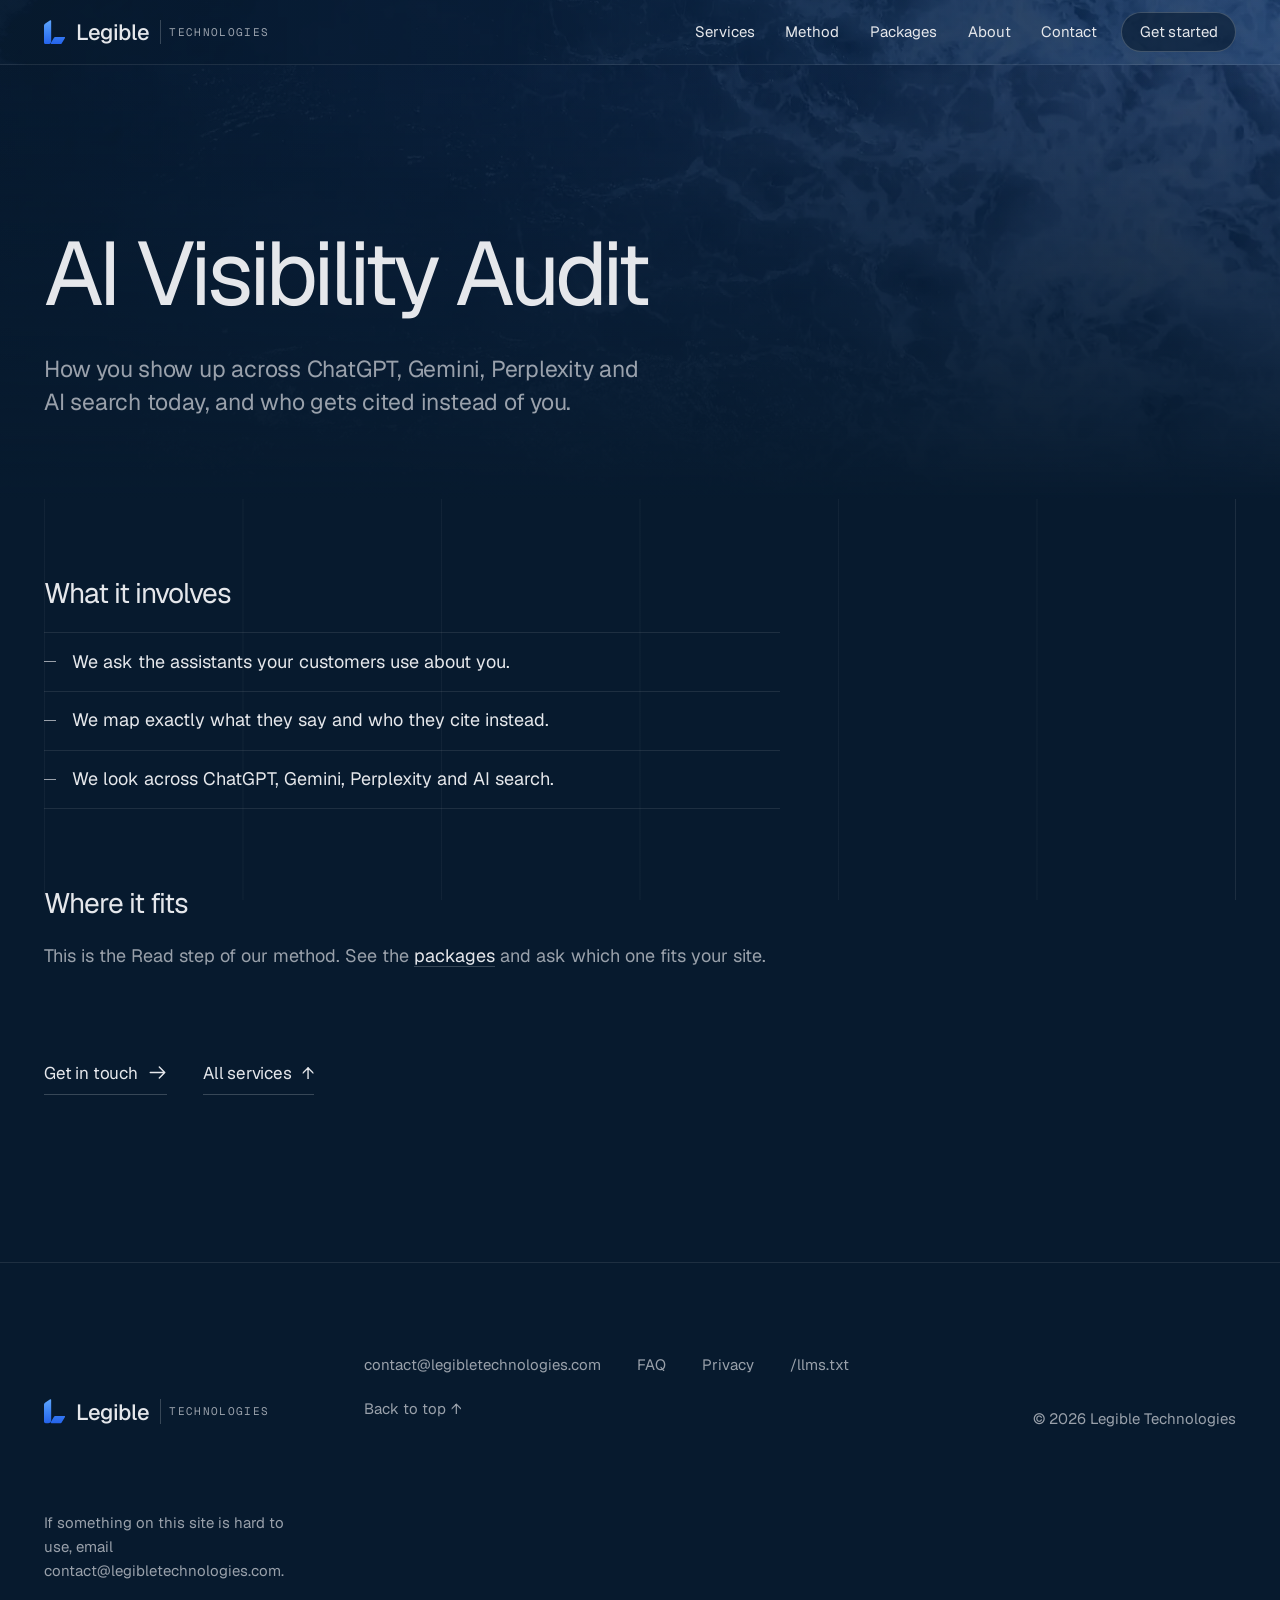
<file: ai-visibility-audit.html>
<!doctype html>
<html lang="en">
<head>
  <meta charset="utf-8">
  <meta name="viewport" content="width=device-width, initial-scale=1">
  <title>AI Visibility Audit — Legible</title>
  <meta name="description" content="How you show up across ChatGPT, Gemini, Perplexity and AI search today, and who gets cited instead of you.">
  <link rel="canonical" href="https://legibletechnologies.com/ai-visibility-audit.html">
  <meta name="theme-color" content="#071A2E">
  <link rel="icon" href="favicon.ico" sizes="32x32">
  <link rel="icon" href="assets/favicon.svg" type="image/svg+xml">
  <link rel="apple-touch-icon" href="assets/apple-touch-icon.png">
  <meta property="og:type" content="website">
  <meta property="og:site_name" content="Legible">
  <meta property="og:url" content="https://legibletechnologies.com/ai-visibility-audit.html">
  <meta property="og:title" content="AI Visibility Audit — Legible">
  <meta property="og:description" content="How you show up across ChatGPT, Gemini, Perplexity and AI search today, and who gets cited instead of you.">
  <meta property="og:image" content="https://legibletechnologies.com/assets/og-image.png">
  <meta property="og:image:width" content="1200">
  <meta property="og:image:height" content="630">
  <meta property="og:image:alt" content="Legible. Your website has a new reader. Make sure it understands you.">
  <meta name="twitter:card" content="summary_large_image">
  <meta name="twitter:title" content="AI Visibility Audit — Legible">
  <meta name="twitter:description" content="How you show up across ChatGPT, Gemini, Perplexity and AI search today, and who gets cited instead of you.">
  <meta name="twitter:image" content="https://legibletechnologies.com/assets/og-image.png">
  <!-- Sets the `js` class before first paint; see js/boot.js. -->
  <script src="js/boot.js"></script>
  <link rel="preload" href="fonts/Geist-Variable.woff2" as="font" type="font/woff2" crossorigin>
  <link rel="stylesheet" href="css/tokens.css">
  <link rel="stylesheet" href="css/main.css">
  <script type="module" src="js/main.js"></script>
  <script type="application/ld+json">
{
  "@context": "https://schema.org",
  "@graph": [
    {
      "@type": "Organization",
      "@id": "https://legibletechnologies.com/#org",
      "name": "Legible",
      "url": "https://legibletechnologies.com/",
      "logo": "https://legibletechnologies.com/assets/favicon.svg"
    },
    {
      "@type": "WebSite",
      "@id": "https://legibletechnologies.com/#website",
      "url": "https://legibletechnologies.com/",
      "name": "Legible",
      "publisher": {
        "@id": "https://legibletechnologies.com/#org"
      }
    },
    {
      "@type": "WebPage",
      "@id": "https://legibletechnologies.com/ai-visibility-audit.html#webpage",
      "url": "https://legibletechnologies.com/ai-visibility-audit.html",
      "name": "AI Visibility Audit — Legible",
      "isPartOf": {
        "@id": "https://legibletechnologies.com/#website"
      },
      "about": {
        "@id": "https://legibletechnologies.com/ai-visibility-audit.html#service"
      }
    },
    {
      "@type": "BreadcrumbList",
      "itemListElement": [
        {
          "@type": "ListItem",
          "position": 1,
          "name": "Home",
          "item": "https://legibletechnologies.com/"
        },
        {
          "@type": "ListItem",
          "position": 2,
          "name": "Services",
          "item": "https://legibletechnologies.com/#services"
        },
        {
          "@type": "ListItem",
          "position": 3,
          "name": "AI Visibility Audit",
          "item": "https://legibletechnologies.com/ai-visibility-audit.html"
        }
      ]
    },
    {
      "@type": "Service",
      "@id": "https://legibletechnologies.com/ai-visibility-audit.html#service",
      "url": "https://legibletechnologies.com/ai-visibility-audit.html",
      "name": "AI Visibility Audit",
      "serviceType": "AI visibility audit",
      "description": "How a business shows up across ChatGPT, Gemini, Perplexity and AI search today, and who gets cited instead.",
      "provider": {
        "@id": "https://legibletechnologies.com/#org"
      },
      "areaServed": "United States"
    }
  ]
}
  </script>
</head>
<body>
  <a class="skip-link" href="#main">Skip to content</a>

  <!-- BEGIN shared:header -->
  <header class="site-header">
    <div class="wrap site-header__inner">
      <a class="wordmark" href="./#top" aria-label="Legible Technologies, home"><svg class="wordmark__mark" viewBox="0 0 112 128" aria-hidden="true" focusable="false"><defs><linearGradient id="lg-mark-h" x1="0" y1="0" x2="0" y2="128" gradientUnits="userSpaceOnUse"><stop offset="0"/><stop offset=".55"/><stop offset="1"/></linearGradient></defs><path fill="url(#lg-mark-h)" d="M0 31C0 25.6 2.4 21.6 7 18.6L32.6 1.5C35 -.1 38 1.2 38 4.2V112C38 120.8 30.8 128 22 128H9C4 128 0 124 0 119Z"/><path fill="url(#lg-mark-h)" d="M39.6 128C36.5 128 34.6 124.9 36.2 122.3L52.8 94C54.2 91.5 55.8 90 58.7 90H108.6C111.1 90 112.5 92.7 111.1 94.7L93.4 124.6C92 127 90.6 128 87.6 128Z"/></svg><span class="wordmark__text">Legible</span> <span class="wordmark__sub">Technologies</span></a>
      <nav class="site-nav" aria-label="Primary">
        <button class="site-nav__toggle" type="button" aria-expanded="false" aria-controls="site-nav-list">Menu</button>
        <ul class="site-nav__list" id="site-nav-list">
          <li><a href="./#services">Services</a></li>
          <li><a href="./#method">Method</a></li>
          <li><a href="packages.html">Packages</a></li>
          <li><a href="about.html">About</a></li>
          <li><a href="contact.html">Contact</a></li>
        </ul>
      </nav>
      <a class="button button--pill button--sm site-header__cta" href="contact.html" data-track="CTA Click" data-track-label="Header: Get started">Get started</a>
    </div>
  </header>
  <!-- END shared:header -->

  <main id="main" class="page" tabindex="-1">
    <section class="page-hero has-bloom" aria-labelledby="page-title">
      <div class="wrap page-hero__inner">
        <h1 class="page-hero__title" id="page-title">AI Visibility Audit</h1>
        <p class="lede page-hero__lede">How you show up across ChatGPT, Gemini, Perplexity and AI search today, and who gets cited instead of you.</p>
      </div>
    </section>
    <section class="section">
      <div class="wrap">
        <div class="page__body">
          <h2 class="page__h2">What it involves</h2>
          <ul class="checklist">
            <li>We ask the assistants your customers use about you.</li>
            <li>We map exactly what they say and who they cite instead.</li>
            <li>We look across ChatGPT, Gemini, Perplexity and AI search.</li>
          </ul>
          <h2 class="page__h2">Where it fits</h2>
          <p>This is the Read step of our method. See the <a href="packages.html">packages</a> and ask which one fits your site.</p>
          <div class="page__actions">
            <a class="button" href="contact.html" data-track="CTA Click">Get in touch</a>
            <a class="link-arrow" href="./#services">All services <span aria-hidden="true">↑</span></a>
          </div>
        </div>
      </div>
    </section>
  </main>

  <!-- BEGIN shared:footer -->
  <footer class="site-footer">
    <div class="wrap site-footer__inner">
      <div class="site-footer__brand">
        <a class="wordmark" href="./#top" aria-label="Legible Technologies, home"><svg class="wordmark__mark" viewBox="0 0 112 128" aria-hidden="true" focusable="false"><defs><linearGradient id="lg-mark-f" x1="0" y1="0" x2="0" y2="128" gradientUnits="userSpaceOnUse"><stop offset="0"/><stop offset=".55"/><stop offset="1"/></linearGradient></defs><path fill="url(#lg-mark-f)" d="M0 31C0 25.6 2.4 21.6 7 18.6L32.6 1.5C35 -.1 38 1.2 38 4.2V112C38 120.8 30.8 128 22 128H9C4 128 0 124 0 119Z"/><path fill="url(#lg-mark-f)" d="M39.6 128C36.5 128 34.6 124.9 36.2 122.3L52.8 94C54.2 91.5 55.8 90 58.7 90H108.6C111.1 90 112.5 92.7 111.1 94.7L93.4 124.6C92 127 90.6 128 87.6 128Z"/></svg><span class="wordmark__text">Legible</span> <span class="wordmark__sub">Technologies</span></a>
      </div>
      <ul class="site-footer__links">
        <li><a href="mailto:contact@legibletechnologies.com">contact@legibletechnologies.com</a></li>
        <li><a href="packages.html#faq">FAQ</a></li>
        <li><a href="privacy.html">Privacy</a></li>
        <li><a href="llms.txt">/llms.txt</a></li>
        <li><a href="#main">Back to top <span aria-hidden="true">↑</span></a></li>
      </ul>
      <p class="site-footer__legal">© <span data-year>2026</span> Legible Technologies</p>
      <p class="site-footer__legal site-footer__note">If something on this site is hard to use, email contact@legibletechnologies.com.</p>
    </div>
  </footer>
  <!-- END shared:footer -->
</body>
</html>
</file>
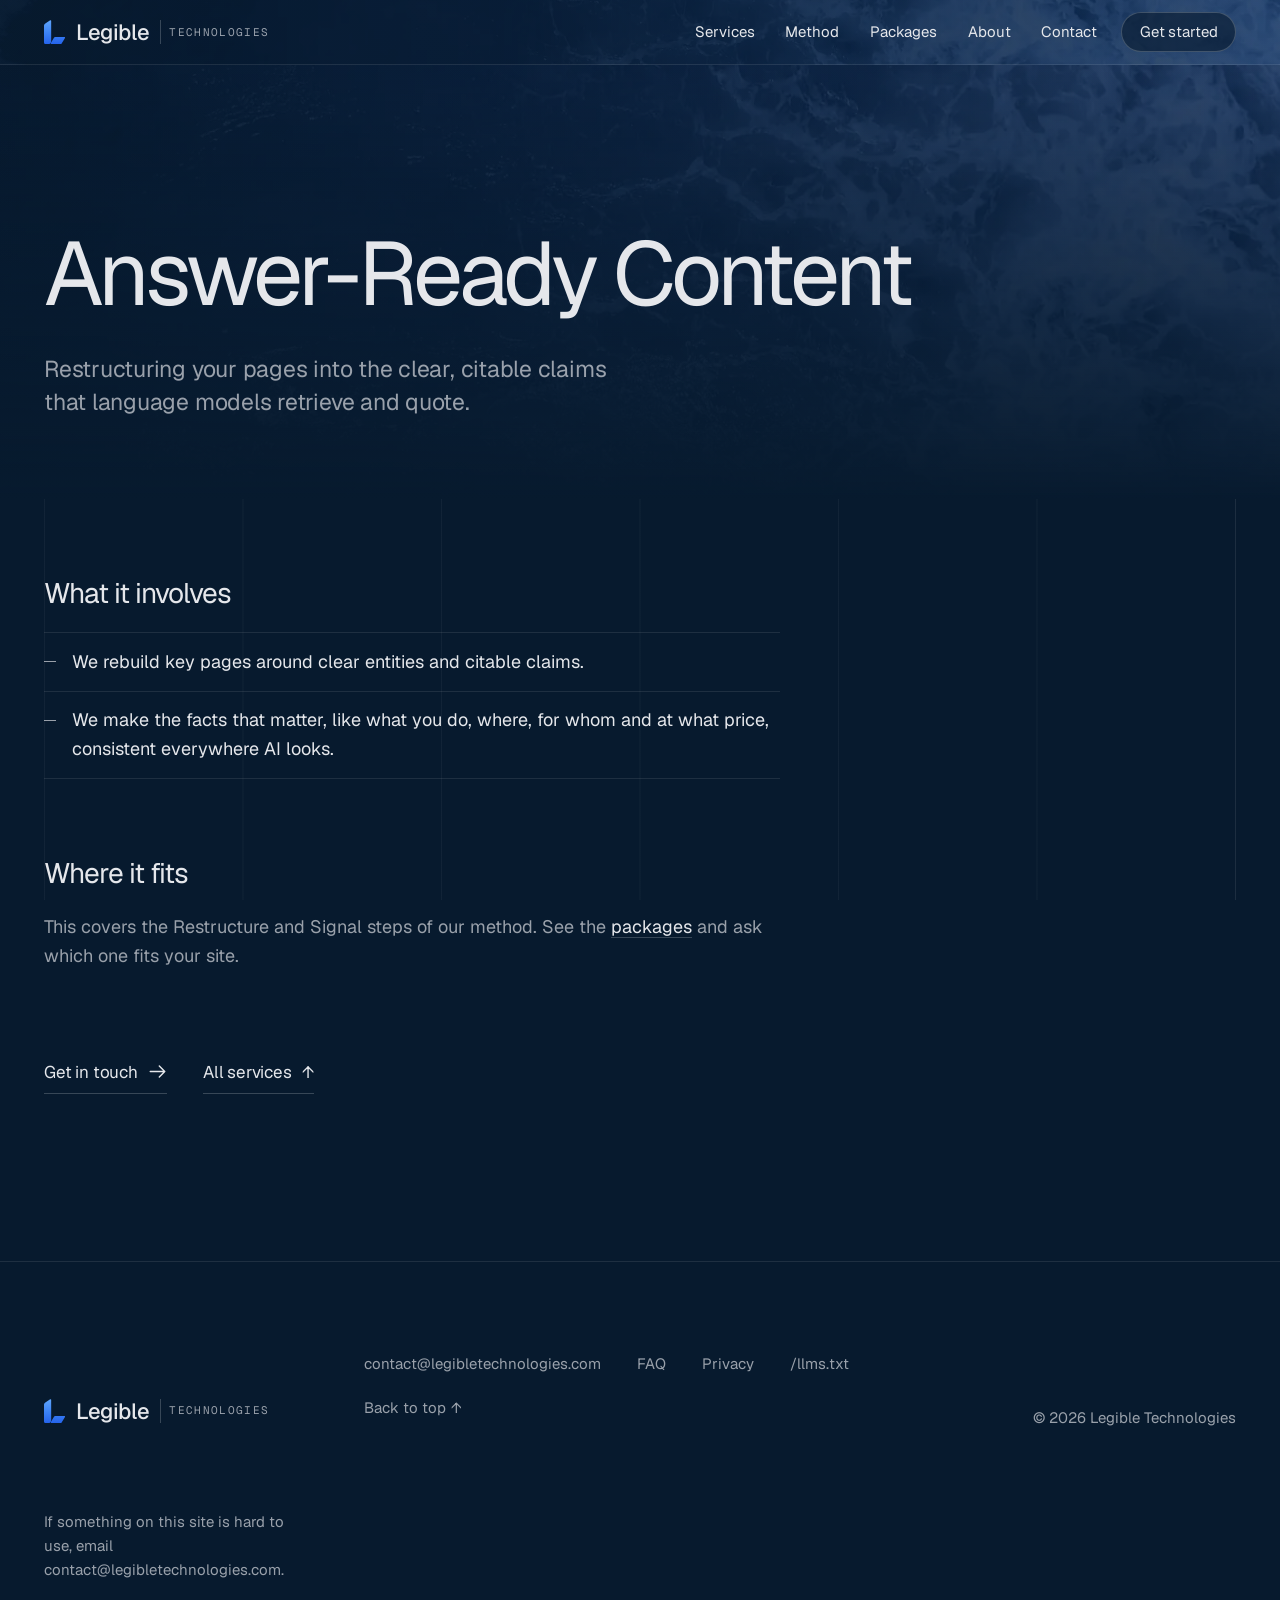
<file: answer-ready-content.html>
<!doctype html>
<html lang="en">
<head>
  <meta charset="utf-8">
  <meta name="viewport" content="width=device-width, initial-scale=1">
  <title>Answer-Ready Content — Legible</title>
  <meta name="description" content="Restructuring your pages into the clear, citable claims that language models retrieve and quote.">
  <link rel="canonical" href="https://legibletechnologies.com/answer-ready-content.html">
  <meta name="theme-color" content="#071A2E">
  <link rel="icon" href="favicon.ico" sizes="32x32">
  <link rel="icon" href="assets/favicon.svg" type="image/svg+xml">
  <link rel="apple-touch-icon" href="assets/apple-touch-icon.png">
  <meta property="og:type" content="website">
  <meta property="og:site_name" content="Legible">
  <meta property="og:url" content="https://legibletechnologies.com/answer-ready-content.html">
  <meta property="og:title" content="Answer-Ready Content — Legible">
  <meta property="og:description" content="Restructuring your pages into the clear, citable claims that language models retrieve and quote.">
  <meta property="og:image" content="https://legibletechnologies.com/assets/og-image.png">
  <meta property="og:image:width" content="1200">
  <meta property="og:image:height" content="630">
  <meta property="og:image:alt" content="Legible. Your website has a new reader. Make sure it understands you.">
  <meta name="twitter:card" content="summary_large_image">
  <meta name="twitter:title" content="Answer-Ready Content — Legible">
  <meta name="twitter:description" content="Restructuring your pages into the clear, citable claims that language models retrieve and quote.">
  <meta name="twitter:image" content="https://legibletechnologies.com/assets/og-image.png">
  <!-- Sets the `js` class before first paint; see js/boot.js. -->
  <script src="js/boot.js"></script>
  <link rel="preload" href="fonts/Geist-Variable.woff2" as="font" type="font/woff2" crossorigin>
  <link rel="stylesheet" href="css/tokens.css">
  <link rel="stylesheet" href="css/main.css">
  <script type="module" src="js/main.js"></script>
  <script type="application/ld+json">
{
  "@context": "https://schema.org",
  "@graph": [
    {
      "@type": "Organization",
      "@id": "https://legibletechnologies.com/#org",
      "name": "Legible",
      "url": "https://legibletechnologies.com/",
      "logo": "https://legibletechnologies.com/assets/favicon.svg"
    },
    {
      "@type": "WebSite",
      "@id": "https://legibletechnologies.com/#website",
      "url": "https://legibletechnologies.com/",
      "name": "Legible",
      "publisher": {
        "@id": "https://legibletechnologies.com/#org"
      }
    },
    {
      "@type": "WebPage",
      "@id": "https://legibletechnologies.com/answer-ready-content.html#webpage",
      "url": "https://legibletechnologies.com/answer-ready-content.html",
      "name": "Answer-Ready Content — Legible",
      "isPartOf": {
        "@id": "https://legibletechnologies.com/#website"
      },
      "about": {
        "@id": "https://legibletechnologies.com/answer-ready-content.html#service"
      }
    },
    {
      "@type": "BreadcrumbList",
      "itemListElement": [
        {
          "@type": "ListItem",
          "position": 1,
          "name": "Home",
          "item": "https://legibletechnologies.com/"
        },
        {
          "@type": "ListItem",
          "position": 2,
          "name": "Services",
          "item": "https://legibletechnologies.com/#services"
        },
        {
          "@type": "ListItem",
          "position": 3,
          "name": "Answer-Ready Content",
          "item": "https://legibletechnologies.com/answer-ready-content.html"
        }
      ]
    },
    {
      "@type": "Service",
      "@id": "https://legibletechnologies.com/answer-ready-content.html#service",
      "url": "https://legibletechnologies.com/answer-ready-content.html",
      "name": "Answer-Ready Content",
      "serviceType": "Content restructuring for AI answers",
      "description": "Restructuring pages into the clear, citable claims that language models retrieve.",
      "provider": {
        "@id": "https://legibletechnologies.com/#org"
      },
      "areaServed": "United States"
    }
  ]
}
  </script>
</head>
<body>
  <a class="skip-link" href="#main">Skip to content</a>

  <!-- BEGIN shared:header -->
  <header class="site-header">
    <div class="wrap site-header__inner">
      <a class="wordmark" href="./#top" aria-label="Legible Technologies, home"><svg class="wordmark__mark" viewBox="0 0 112 128" aria-hidden="true" focusable="false"><defs><linearGradient id="lg-mark-h" x1="0" y1="0" x2="0" y2="128" gradientUnits="userSpaceOnUse"><stop offset="0"/><stop offset=".55"/><stop offset="1"/></linearGradient></defs><path fill="url(#lg-mark-h)" d="M0 31C0 25.6 2.4 21.6 7 18.6L32.6 1.5C35 -.1 38 1.2 38 4.2V112C38 120.8 30.8 128 22 128H9C4 128 0 124 0 119Z"/><path fill="url(#lg-mark-h)" d="M39.6 128C36.5 128 34.6 124.9 36.2 122.3L52.8 94C54.2 91.5 55.8 90 58.7 90H108.6C111.1 90 112.5 92.7 111.1 94.7L93.4 124.6C92 127 90.6 128 87.6 128Z"/></svg><span class="wordmark__text">Legible</span> <span class="wordmark__sub">Technologies</span></a>
      <nav class="site-nav" aria-label="Primary">
        <button class="site-nav__toggle" type="button" aria-expanded="false" aria-controls="site-nav-list">Menu</button>
        <ul class="site-nav__list" id="site-nav-list">
          <li><a href="./#services">Services</a></li>
          <li><a href="./#method">Method</a></li>
          <li><a href="packages.html">Packages</a></li>
          <li><a href="about.html">About</a></li>
          <li><a href="contact.html">Contact</a></li>
        </ul>
      </nav>
      <a class="button button--pill button--sm site-header__cta" href="contact.html" data-track="CTA Click" data-track-label="Header: Get started">Get started</a>
    </div>
  </header>
  <!-- END shared:header -->

  <main id="main" class="page" tabindex="-1">
    <section class="page-hero has-bloom" aria-labelledby="page-title">
      <div class="wrap page-hero__inner">
        <h1 class="page-hero__title" id="page-title">Answer-Ready Content</h1>
        <p class="lede page-hero__lede">Restructuring your pages into the clear, citable claims that language models retrieve and quote.</p>
      </div>
    </section>
    <section class="section">
      <div class="wrap">
        <div class="page__body">
          <h2 class="page__h2">What it involves</h2>
          <ul class="checklist">
            <li>We rebuild key pages around clear entities and citable claims.</li>
            <li>We make the facts that matter, like what you do, where, for whom and at what price, consistent everywhere AI looks.</li>
          </ul>
          <h2 class="page__h2">Where it fits</h2>
          <p>This covers the Restructure and Signal steps of our method. See the <a href="packages.html">packages</a> and ask which one fits your site.</p>
          <div class="page__actions">
            <a class="button" href="contact.html" data-track="CTA Click">Get in touch</a>
            <a class="link-arrow" href="./#services">All services <span aria-hidden="true">↑</span></a>
          </div>
        </div>
      </div>
    </section>
  </main>

  <!-- BEGIN shared:footer -->
  <footer class="site-footer">
    <div class="wrap site-footer__inner">
      <div class="site-footer__brand">
        <a class="wordmark" href="./#top" aria-label="Legible Technologies, home"><svg class="wordmark__mark" viewBox="0 0 112 128" aria-hidden="true" focusable="false"><defs><linearGradient id="lg-mark-f" x1="0" y1="0" x2="0" y2="128" gradientUnits="userSpaceOnUse"><stop offset="0"/><stop offset=".55"/><stop offset="1"/></linearGradient></defs><path fill="url(#lg-mark-f)" d="M0 31C0 25.6 2.4 21.6 7 18.6L32.6 1.5C35 -.1 38 1.2 38 4.2V112C38 120.8 30.8 128 22 128H9C4 128 0 124 0 119Z"/><path fill="url(#lg-mark-f)" d="M39.6 128C36.5 128 34.6 124.9 36.2 122.3L52.8 94C54.2 91.5 55.8 90 58.7 90H108.6C111.1 90 112.5 92.7 111.1 94.7L93.4 124.6C92 127 90.6 128 87.6 128Z"/></svg><span class="wordmark__text">Legible</span> <span class="wordmark__sub">Technologies</span></a>
      </div>
      <ul class="site-footer__links">
        <li><a href="mailto:contact@legibletechnologies.com">contact@legibletechnologies.com</a></li>
        <li><a href="packages.html#faq">FAQ</a></li>
        <li><a href="privacy.html">Privacy</a></li>
        <li><a href="llms.txt">/llms.txt</a></li>
        <li><a href="#main">Back to top <span aria-hidden="true">↑</span></a></li>
      </ul>
      <p class="site-footer__legal">© <span data-year>2026</span> Legible Technologies</p>
      <p class="site-footer__legal site-footer__note">If something on this site is hard to use, email contact@legibletechnologies.com.</p>
    </div>
  </footer>
  <!-- END shared:footer -->
</body>
</html>
</file>
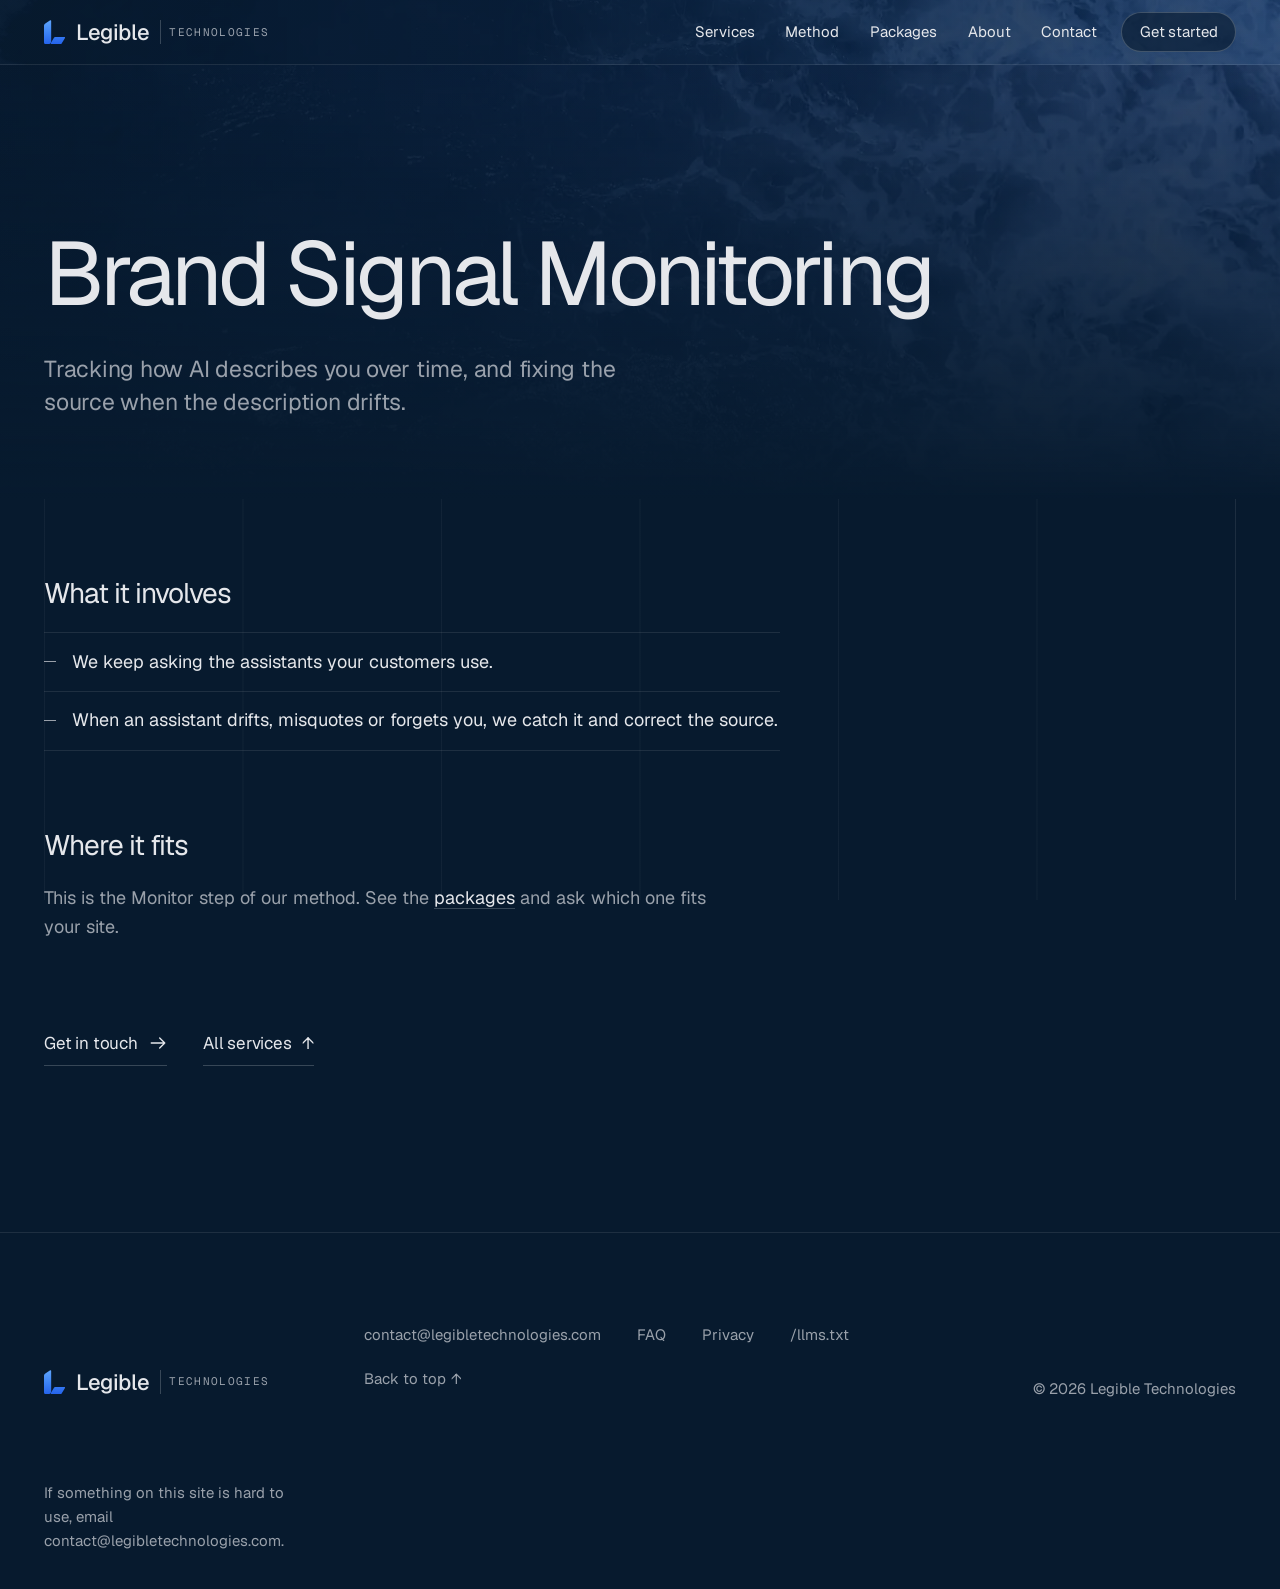
<file: brand-signal-monitoring.html>
<!doctype html>
<html lang="en">
<head>
  <meta charset="utf-8">
  <meta name="viewport" content="width=device-width, initial-scale=1">
  <title>Brand Signal Monitoring — Legible</title>
  <meta name="description" content="Tracking how AI describes you over time, and fixing the source when the description drifts.">
  <link rel="canonical" href="https://legibletechnologies.com/brand-signal-monitoring.html">
  <meta name="theme-color" content="#071A2E">
  <link rel="icon" href="favicon.ico" sizes="32x32">
  <link rel="icon" href="assets/favicon.svg" type="image/svg+xml">
  <link rel="apple-touch-icon" href="assets/apple-touch-icon.png">
  <meta property="og:type" content="website">
  <meta property="og:site_name" content="Legible">
  <meta property="og:url" content="https://legibletechnologies.com/brand-signal-monitoring.html">
  <meta property="og:title" content="Brand Signal Monitoring — Legible">
  <meta property="og:description" content="Tracking how AI describes you over time, and fixing the source when the description drifts.">
  <meta property="og:image" content="https://legibletechnologies.com/assets/og-image.png">
  <meta property="og:image:width" content="1200">
  <meta property="og:image:height" content="630">
  <meta property="og:image:alt" content="Legible. Your website has a new reader. Make sure it understands you.">
  <meta name="twitter:card" content="summary_large_image">
  <meta name="twitter:title" content="Brand Signal Monitoring — Legible">
  <meta name="twitter:description" content="Tracking how AI describes you over time, and fixing the source when the description drifts.">
  <meta name="twitter:image" content="https://legibletechnologies.com/assets/og-image.png">
  <!-- Sets the `js` class before first paint; see js/boot.js. -->
  <script src="js/boot.js"></script>
  <link rel="preload" href="fonts/Geist-Variable.woff2" as="font" type="font/woff2" crossorigin>
  <link rel="stylesheet" href="css/tokens.css">
  <link rel="stylesheet" href="css/main.css">
  <script type="module" src="js/main.js"></script>
  <script type="application/ld+json">
{
  "@context": "https://schema.org",
  "@graph": [
    {
      "@type": "Organization",
      "@id": "https://legibletechnologies.com/#org",
      "name": "Legible",
      "url": "https://legibletechnologies.com/",
      "logo": "https://legibletechnologies.com/assets/favicon.svg"
    },
    {
      "@type": "WebSite",
      "@id": "https://legibletechnologies.com/#website",
      "url": "https://legibletechnologies.com/",
      "name": "Legible",
      "publisher": {
        "@id": "https://legibletechnologies.com/#org"
      }
    },
    {
      "@type": "WebPage",
      "@id": "https://legibletechnologies.com/brand-signal-monitoring.html#webpage",
      "url": "https://legibletechnologies.com/brand-signal-monitoring.html",
      "name": "Brand Signal Monitoring — Legible",
      "isPartOf": {
        "@id": "https://legibletechnologies.com/#website"
      },
      "about": {
        "@id": "https://legibletechnologies.com/brand-signal-monitoring.html#service"
      }
    },
    {
      "@type": "BreadcrumbList",
      "itemListElement": [
        {
          "@type": "ListItem",
          "position": 1,
          "name": "Home",
          "item": "https://legibletechnologies.com/"
        },
        {
          "@type": "ListItem",
          "position": 2,
          "name": "Services",
          "item": "https://legibletechnologies.com/#services"
        },
        {
          "@type": "ListItem",
          "position": 3,
          "name": "Brand Signal Monitoring",
          "item": "https://legibletechnologies.com/brand-signal-monitoring.html"
        }
      ]
    },
    {
      "@type": "Service",
      "@id": "https://legibletechnologies.com/brand-signal-monitoring.html#service",
      "url": "https://legibletechnologies.com/brand-signal-monitoring.html",
      "name": "Brand Signal Monitoring",
      "serviceType": "AI brand monitoring",
      "description": "Tracking how AI describes a business over time, and fixing drift at the source.",
      "provider": {
        "@id": "https://legibletechnologies.com/#org"
      },
      "areaServed": "United States"
    }
  ]
}
  </script>
</head>
<body>
  <a class="skip-link" href="#main">Skip to content</a>

  <!-- BEGIN shared:header -->
  <header class="site-header">
    <div class="wrap site-header__inner">
      <a class="wordmark" href="./#top" aria-label="Legible Technologies, home"><svg class="wordmark__mark" viewBox="0 0 112 128" aria-hidden="true" focusable="false"><defs><linearGradient id="lg-mark-h" x1="0" y1="0" x2="0" y2="128" gradientUnits="userSpaceOnUse"><stop offset="0"/><stop offset=".55"/><stop offset="1"/></linearGradient></defs><path fill="url(#lg-mark-h)" d="M0 31C0 25.6 2.4 21.6 7 18.6L32.6 1.5C35 -.1 38 1.2 38 4.2V112C38 120.8 30.8 128 22 128H9C4 128 0 124 0 119Z"/><path fill="url(#lg-mark-h)" d="M39.6 128C36.5 128 34.6 124.9 36.2 122.3L52.8 94C54.2 91.5 55.8 90 58.7 90H108.6C111.1 90 112.5 92.7 111.1 94.7L93.4 124.6C92 127 90.6 128 87.6 128Z"/></svg><span class="wordmark__text">Legible</span> <span class="wordmark__sub">Technologies</span></a>
      <nav class="site-nav" aria-label="Primary">
        <button class="site-nav__toggle" type="button" aria-expanded="false" aria-controls="site-nav-list">Menu</button>
        <ul class="site-nav__list" id="site-nav-list">
          <li><a href="./#services">Services</a></li>
          <li><a href="./#method">Method</a></li>
          <li><a href="packages.html">Packages</a></li>
          <li><a href="about.html">About</a></li>
          <li><a href="contact.html">Contact</a></li>
        </ul>
      </nav>
      <a class="button button--pill button--sm site-header__cta" href="contact.html" data-track="CTA Click" data-track-label="Header: Get started">Get started</a>
    </div>
  </header>
  <!-- END shared:header -->

  <main id="main" class="page" tabindex="-1">
    <section class="page-hero has-bloom" aria-labelledby="page-title">
      <div class="wrap page-hero__inner">
        <h1 class="page-hero__title" id="page-title">Brand Signal Monitoring</h1>
        <p class="lede page-hero__lede">Tracking how AI describes you over time, and fixing the source when the description drifts.</p>
      </div>
    </section>
    <section class="section">
      <div class="wrap">
        <div class="page__body">
          <h2 class="page__h2">What it involves</h2>
          <ul class="checklist">
            <li>We keep asking the assistants your customers use.</li>
            <li>When an assistant drifts, misquotes or forgets you, we catch it and correct the source.</li>
          </ul>
          <h2 class="page__h2">Where it fits</h2>
          <p>This is the Monitor step of our method. See the <a href="packages.html">packages</a> and ask which one fits your site.</p>
          <div class="page__actions">
            <a class="button" href="contact.html" data-track="CTA Click">Get in touch</a>
            <a class="link-arrow" href="./#services">All services <span aria-hidden="true">↑</span></a>
          </div>
        </div>
      </div>
    </section>
  </main>

  <!-- BEGIN shared:footer -->
  <footer class="site-footer">
    <div class="wrap site-footer__inner">
      <div class="site-footer__brand">
        <a class="wordmark" href="./#top" aria-label="Legible Technologies, home"><svg class="wordmark__mark" viewBox="0 0 112 128" aria-hidden="true" focusable="false"><defs><linearGradient id="lg-mark-f" x1="0" y1="0" x2="0" y2="128" gradientUnits="userSpaceOnUse"><stop offset="0"/><stop offset=".55"/><stop offset="1"/></linearGradient></defs><path fill="url(#lg-mark-f)" d="M0 31C0 25.6 2.4 21.6 7 18.6L32.6 1.5C35 -.1 38 1.2 38 4.2V112C38 120.8 30.8 128 22 128H9C4 128 0 124 0 119Z"/><path fill="url(#lg-mark-f)" d="M39.6 128C36.5 128 34.6 124.9 36.2 122.3L52.8 94C54.2 91.5 55.8 90 58.7 90H108.6C111.1 90 112.5 92.7 111.1 94.7L93.4 124.6C92 127 90.6 128 87.6 128Z"/></svg><span class="wordmark__text">Legible</span> <span class="wordmark__sub">Technologies</span></a>
      </div>
      <ul class="site-footer__links">
        <li><a href="mailto:contact@legibletechnologies.com">contact@legibletechnologies.com</a></li>
        <li><a href="packages.html#faq">FAQ</a></li>
        <li><a href="privacy.html">Privacy</a></li>
        <li><a href="llms.txt">/llms.txt</a></li>
        <li><a href="#main">Back to top <span aria-hidden="true">↑</span></a></li>
      </ul>
      <p class="site-footer__legal">© <span data-year>2026</span> Legible Technologies</p>
      <p class="site-footer__legal site-footer__note">If something on this site is hard to use, email contact@legibletechnologies.com.</p>
    </div>
  </footer>
  <!-- END shared:footer -->
</body>
</html>
</file>
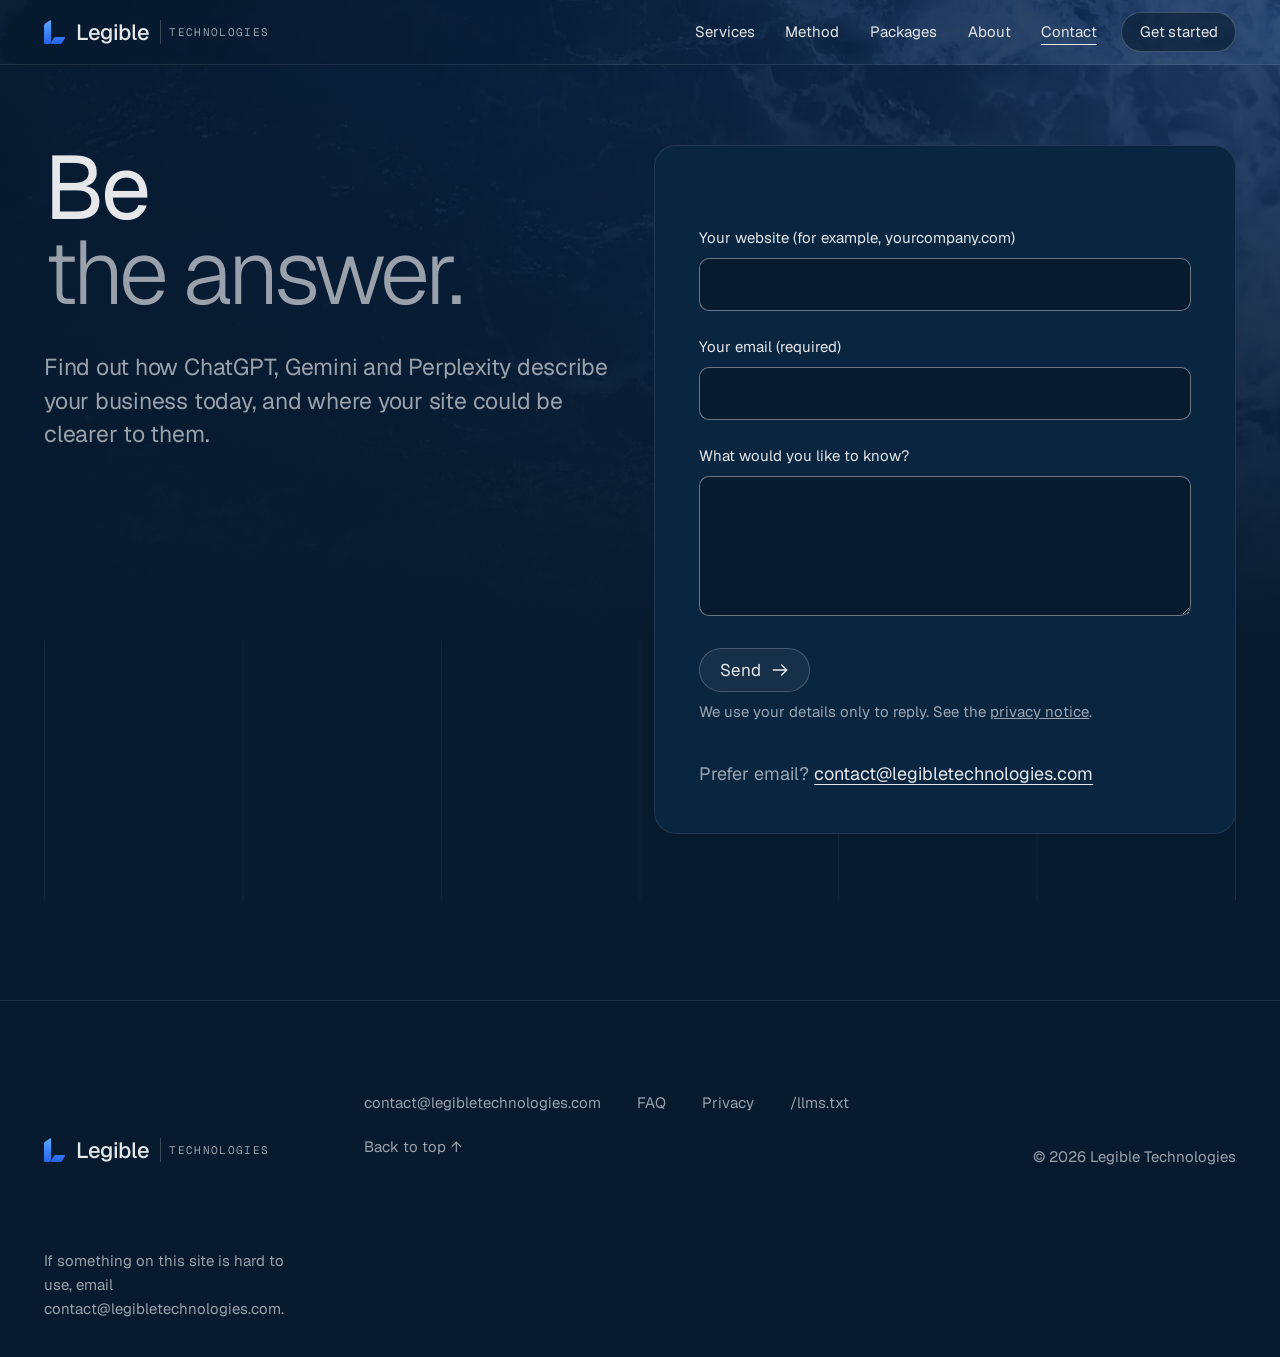
<file: contact.html>
<!doctype html>
<html lang="en">
<head>
  <meta charset="utf-8">
  <meta name="viewport" content="width=device-width, initial-scale=1">
  <title>Contact — Legible</title>
  <meta name="description" content="Find out how ChatGPT, Gemini and Perplexity describe your business today, and where your site could be clearer to them.">
  <link rel="canonical" href="https://legibletechnologies.com/contact.html">
  <meta name="theme-color" content="#071A2E">
  <link rel="icon" href="favicon.ico" sizes="32x32">
  <link rel="icon" href="assets/favicon.svg" type="image/svg+xml">
  <link rel="apple-touch-icon" href="assets/apple-touch-icon.png">
  <meta property="og:type" content="website">
  <meta property="og:site_name" content="Legible">
  <meta property="og:url" content="https://legibletechnologies.com/contact.html">
  <meta property="og:title" content="Contact — Legible">
  <meta property="og:description" content="Find out how ChatGPT, Gemini and Perplexity describe your business today, and where your site could be clearer to them.">
  <meta property="og:image" content="https://legibletechnologies.com/assets/og-image.png">
  <meta property="og:image:width" content="1200">
  <meta property="og:image:height" content="630">
  <meta property="og:image:alt" content="Legible. Your website has a new reader. Make sure it understands you.">
  <meta name="twitter:card" content="summary_large_image">
  <meta name="twitter:title" content="Contact — Legible">
  <meta name="twitter:description" content="Find out how ChatGPT, Gemini and Perplexity describe your business today, and where your site could be clearer to them.">
  <meta name="twitter:image" content="https://legibletechnologies.com/assets/og-image.png">
  <!-- Sets the `js` class before first paint; see js/boot.js. -->
  <script src="js/boot.js"></script>
  <link rel="preload" href="fonts/Geist-Variable.woff2" as="font" type="font/woff2" crossorigin>
  <link rel="stylesheet" href="css/tokens.css">
  <link rel="stylesheet" href="css/main.css">
  <script type="module" src="js/main.js"></script>
  <script type="application/ld+json">
{
  "@context": "https://schema.org",
  "@graph": [
    {
      "@type": "Organization",
      "@id": "https://legibletechnologies.com/#org",
      "name": "Legible",
      "url": "https://legibletechnologies.com/",
      "logo": "https://legibletechnologies.com/assets/favicon.svg"
    },
    {
      "@type": "WebSite",
      "@id": "https://legibletechnologies.com/#website",
      "url": "https://legibletechnologies.com/",
      "name": "Legible",
      "publisher": {
        "@id": "https://legibletechnologies.com/#org"
      }
    },
    {
      "@type": "ContactPage",
      "@id": "https://legibletechnologies.com/contact.html#webpage",
      "url": "https://legibletechnologies.com/contact.html",
      "name": "Contact — Legible",
      "isPartOf": {
        "@id": "https://legibletechnologies.com/#website"
      },
      "about": {
        "@id": "https://legibletechnologies.com/#org"
      }
    },
    {
      "@type": "BreadcrumbList",
      "itemListElement": [
        {
          "@type": "ListItem",
          "position": 1,
          "name": "Home",
          "item": "https://legibletechnologies.com/"
        },
        {
          "@type": "ListItem",
          "position": 2,
          "name": "Contact",
          "item": "https://legibletechnologies.com/contact.html"
        }
      ]
    }
  ]
}
  </script>
</head>
<body>
  <a class="skip-link" href="#main">Skip to content</a>

  <!-- BEGIN shared:header -->
  <header class="site-header">
    <div class="wrap site-header__inner">
      <a class="wordmark" href="./#top" aria-label="Legible Technologies, home"><svg class="wordmark__mark" viewBox="0 0 112 128" aria-hidden="true" focusable="false"><defs><linearGradient id="lg-mark-h" x1="0" y1="0" x2="0" y2="128" gradientUnits="userSpaceOnUse"><stop offset="0"/><stop offset=".55"/><stop offset="1"/></linearGradient></defs><path fill="url(#lg-mark-h)" d="M0 31C0 25.6 2.4 21.6 7 18.6L32.6 1.5C35 -.1 38 1.2 38 4.2V112C38 120.8 30.8 128 22 128H9C4 128 0 124 0 119Z"/><path fill="url(#lg-mark-h)" d="M39.6 128C36.5 128 34.6 124.9 36.2 122.3L52.8 94C54.2 91.5 55.8 90 58.7 90H108.6C111.1 90 112.5 92.7 111.1 94.7L93.4 124.6C92 127 90.6 128 87.6 128Z"/></svg><span class="wordmark__text">Legible</span> <span class="wordmark__sub">Technologies</span></a>
      <nav class="site-nav" aria-label="Primary">
        <button class="site-nav__toggle" type="button" aria-expanded="false" aria-controls="site-nav-list">Menu</button>
        <ul class="site-nav__list" id="site-nav-list">
          <li><a href="./#services">Services</a></li>
          <li><a href="./#method">Method</a></li>
          <li><a href="packages.html">Packages</a></li>
          <li><a href="about.html">About</a></li>
          <li><a href="contact.html">Contact</a></li>
        </ul>
      </nav>
      <a class="button button--pill button--sm site-header__cta" href="contact.html" data-track="CTA Click" data-track-label="Header: Get started">Get started</a>
    </div>
  </header>
  <!-- END shared:header -->

  <main id="main" class="page" tabindex="-1">
    <section class="page-hero contact has-bloom" aria-labelledby="page-title">
      <div class="wrap split contact__layout">
        <div class="contact__intro">
          <h1 class="page-hero__title" id="page-title">Be <em>the answer.</em></h1>
          <p class="lede page-hero__lede">Find out how ChatGPT, Gemini and Perplexity describe your business today, and where your site could be clearer to them.</p>
        </div>
        <div class="contact__panel">
          <form class="contact-form" action="https://formspree.io/f/mqpegpzr" method="POST">
            <div class="contact-form__field">
              <label for="cf-website">Your website (for example, yourcompany.com)</label>
              <input id="cf-website" name="website" type="text" inputmode="url" autocomplete="url">
            </div>
            <div class="contact-form__field">
              <label for="cf-email">Your email (required)</label>
              <input id="cf-email" name="email" type="email" autocomplete="email" required>
            </div>
            <div class="contact-form__field contact-form__field--wide">
              <label for="cf-message">What would you like to know?</label>
              <textarea id="cf-message" name="message" rows="4" maxlength="2000"></textarea>
            </div>
            <div class="contact-form__hp" aria-hidden="true">
              <label for="cf-gotcha">Leave this field empty</label>
              <input id="cf-gotcha" name="_gotcha" type="text" tabindex="-1" autocomplete="off">
            </div>
            <div class="contact-form__actions">
              <button class="button button--pill" type="submit">Send</button>
              <p class="contact-form__status" aria-live="polite" data-form-status></p>
            </div>
          </form>
          <p class="contact__meta">We use your details only to reply. See the <a href="privacy.html">privacy notice</a>.</p>
          <p class="contact-form__fallback">Prefer email? <a href="mailto:contact@legibletechnologies.com?subject=AI%20visibility%20audit" data-track="Email Fallback Click">contact@legibletechnologies.com</a></p>
        </div>
      </div>
    </section>
  </main>

  <!-- BEGIN shared:footer -->
  <footer class="site-footer">
    <div class="wrap site-footer__inner">
      <div class="site-footer__brand">
        <a class="wordmark" href="./#top" aria-label="Legible Technologies, home"><svg class="wordmark__mark" viewBox="0 0 112 128" aria-hidden="true" focusable="false"><defs><linearGradient id="lg-mark-f" x1="0" y1="0" x2="0" y2="128" gradientUnits="userSpaceOnUse"><stop offset="0"/><stop offset=".55"/><stop offset="1"/></linearGradient></defs><path fill="url(#lg-mark-f)" d="M0 31C0 25.6 2.4 21.6 7 18.6L32.6 1.5C35 -.1 38 1.2 38 4.2V112C38 120.8 30.8 128 22 128H9C4 128 0 124 0 119Z"/><path fill="url(#lg-mark-f)" d="M39.6 128C36.5 128 34.6 124.9 36.2 122.3L52.8 94C54.2 91.5 55.8 90 58.7 90H108.6C111.1 90 112.5 92.7 111.1 94.7L93.4 124.6C92 127 90.6 128 87.6 128Z"/></svg><span class="wordmark__text">Legible</span> <span class="wordmark__sub">Technologies</span></a>
      </div>
      <ul class="site-footer__links">
        <li><a href="mailto:contact@legibletechnologies.com">contact@legibletechnologies.com</a></li>
        <li><a href="packages.html#faq">FAQ</a></li>
        <li><a href="privacy.html">Privacy</a></li>
        <li><a href="llms.txt">/llms.txt</a></li>
        <li><a href="#main">Back to top <span aria-hidden="true">↑</span></a></li>
      </ul>
      <p class="site-footer__legal">© <span data-year>2026</span> Legible Technologies</p>
      <p class="site-footer__legal site-footer__note">If something on this site is hard to use, email contact@legibletechnologies.com.</p>
    </div>
  </footer>
  <!-- END shared:footer -->
</body>
</html>
</file>
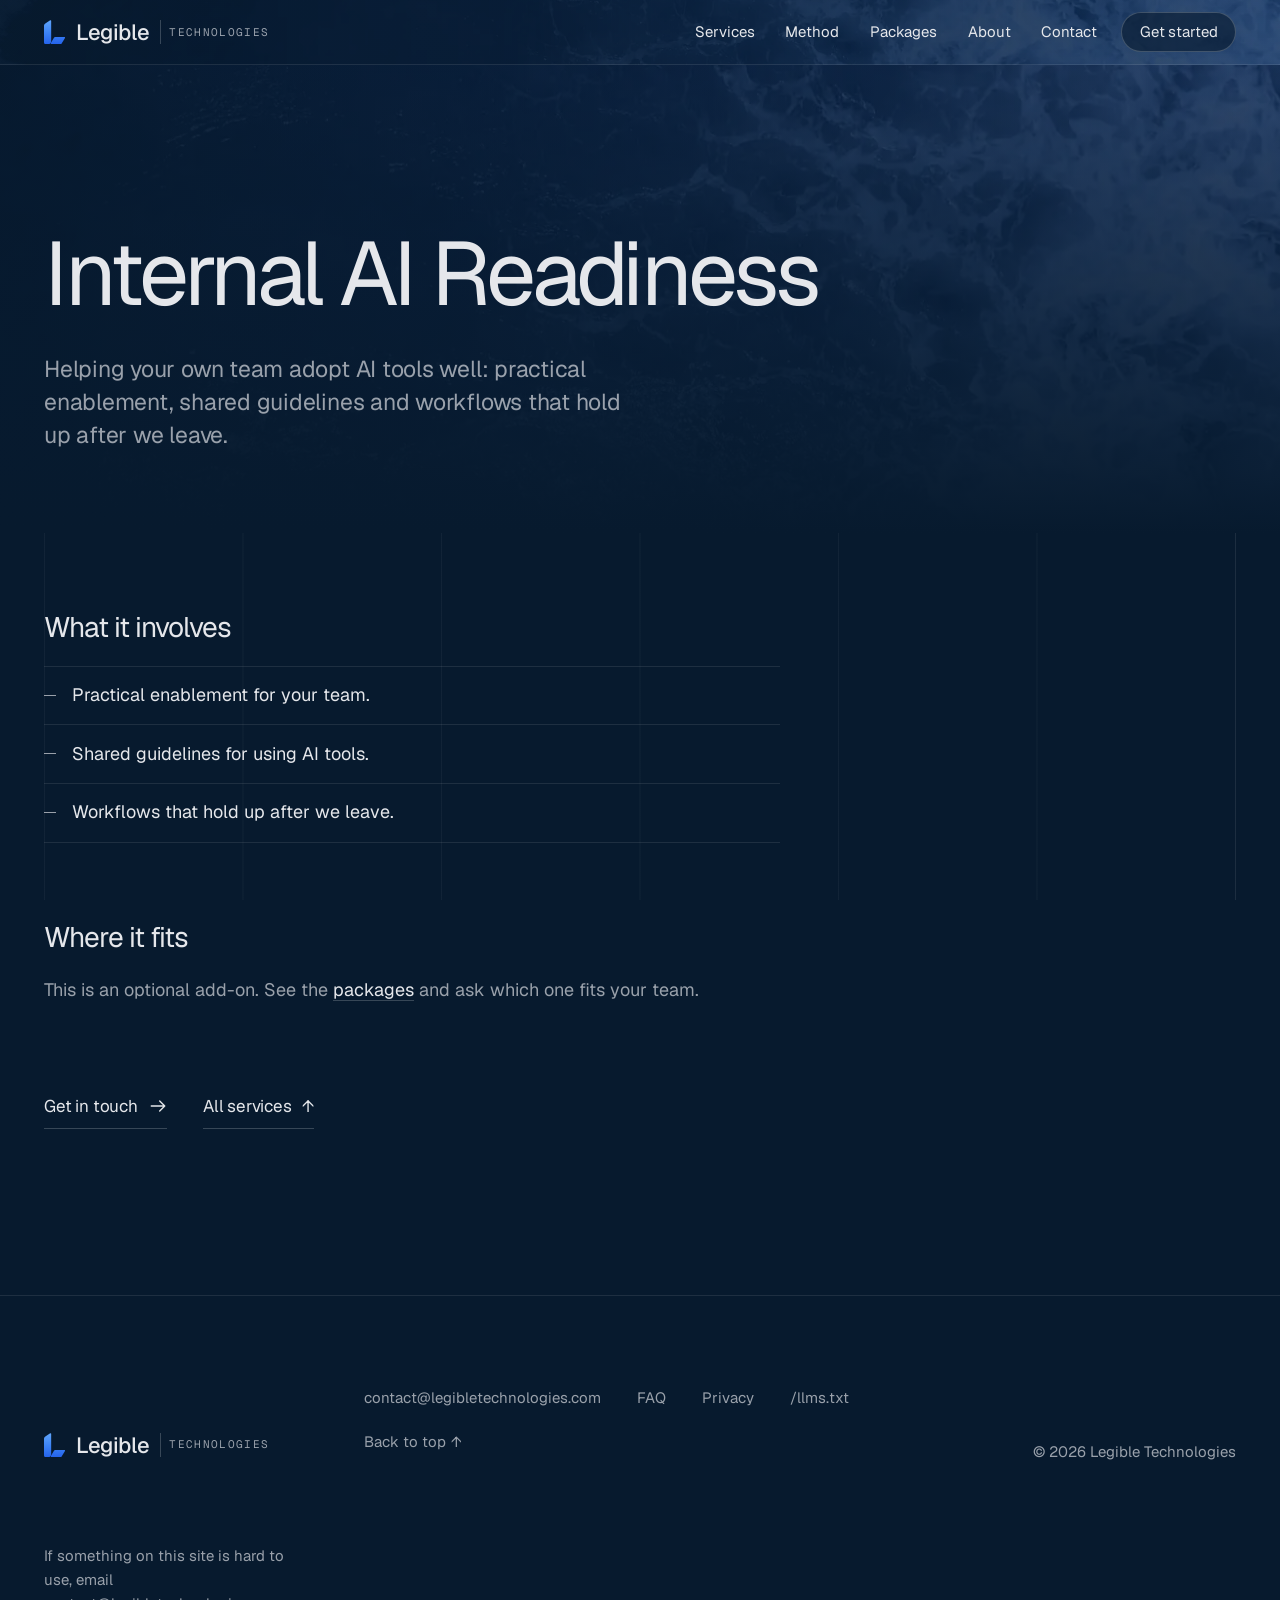
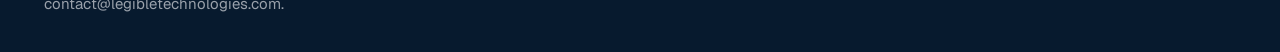
<file: internal-ai-readiness.html>
<!doctype html>
<html lang="en">
<head>
  <meta charset="utf-8">
  <meta name="viewport" content="width=device-width, initial-scale=1">
  <title>Internal AI Readiness — Legible</title>
  <meta name="description" content="Helping your own team adopt AI tools well: practical enablement, shared guidelines and workflows that hold up after we leave.">
  <link rel="canonical" href="https://legibletechnologies.com/internal-ai-readiness.html">
  <meta name="theme-color" content="#071A2E">
  <link rel="icon" href="favicon.ico" sizes="32x32">
  <link rel="icon" href="assets/favicon.svg" type="image/svg+xml">
  <link rel="apple-touch-icon" href="assets/apple-touch-icon.png">
  <meta property="og:type" content="website">
  <meta property="og:site_name" content="Legible">
  <meta property="og:url" content="https://legibletechnologies.com/internal-ai-readiness.html">
  <meta property="og:title" content="Internal AI Readiness — Legible">
  <meta property="og:description" content="Helping your own team adopt AI tools well: practical enablement, shared guidelines and workflows that hold up after we leave.">
  <meta property="og:image" content="https://legibletechnologies.com/assets/og-image.png">
  <meta property="og:image:width" content="1200">
  <meta property="og:image:height" content="630">
  <meta property="og:image:alt" content="Legible. Your website has a new reader. Make sure it understands you.">
  <meta name="twitter:card" content="summary_large_image">
  <meta name="twitter:title" content="Internal AI Readiness — Legible">
  <meta name="twitter:description" content="Helping your own team adopt AI tools well: practical enablement, shared guidelines and workflows that hold up after we leave.">
  <meta name="twitter:image" content="https://legibletechnologies.com/assets/og-image.png">
  <!-- Sets the `js` class before first paint; see js/boot.js. -->
  <script src="js/boot.js"></script>
  <link rel="preload" href="fonts/Geist-Variable.woff2" as="font" type="font/woff2" crossorigin>
  <link rel="stylesheet" href="css/tokens.css">
  <link rel="stylesheet" href="css/main.css">
  <script type="module" src="js/main.js"></script>
  <script type="application/ld+json">
{
  "@context": "https://schema.org",
  "@graph": [
    {
      "@type": "Organization",
      "@id": "https://legibletechnologies.com/#org",
      "name": "Legible",
      "url": "https://legibletechnologies.com/",
      "logo": "https://legibletechnologies.com/assets/favicon.svg"
    },
    {
      "@type": "WebSite",
      "@id": "https://legibletechnologies.com/#website",
      "url": "https://legibletechnologies.com/",
      "name": "Legible",
      "publisher": {
        "@id": "https://legibletechnologies.com/#org"
      }
    },
    {
      "@type": "WebPage",
      "@id": "https://legibletechnologies.com/internal-ai-readiness.html#webpage",
      "url": "https://legibletechnologies.com/internal-ai-readiness.html",
      "name": "Internal AI Readiness — Legible",
      "isPartOf": {
        "@id": "https://legibletechnologies.com/#website"
      },
      "about": {
        "@id": "https://legibletechnologies.com/internal-ai-readiness.html#service"
      }
    },
    {
      "@type": "BreadcrumbList",
      "itemListElement": [
        {
          "@type": "ListItem",
          "position": 1,
          "name": "Home",
          "item": "https://legibletechnologies.com/"
        },
        {
          "@type": "ListItem",
          "position": 2,
          "name": "Services",
          "item": "https://legibletechnologies.com/#services"
        },
        {
          "@type": "ListItem",
          "position": 3,
          "name": "Internal AI Readiness",
          "item": "https://legibletechnologies.com/internal-ai-readiness.html"
        }
      ]
    },
    {
      "@type": "Service",
      "@id": "https://legibletechnologies.com/internal-ai-readiness.html#service",
      "url": "https://legibletechnologies.com/internal-ai-readiness.html",
      "name": "Internal AI Readiness",
      "serviceType": "AI enablement and adoption",
      "description": "Helping teams adopt AI tools well: practical enablement, shared guidelines and workflows.",
      "provider": {
        "@id": "https://legibletechnologies.com/#org"
      },
      "areaServed": "United States"
    }
  ]
}
  </script>
</head>
<body>
  <a class="skip-link" href="#main">Skip to content</a>

  <!-- BEGIN shared:header -->
  <header class="site-header">
    <div class="wrap site-header__inner">
      <a class="wordmark" href="./#top" aria-label="Legible Technologies, home"><svg class="wordmark__mark" viewBox="0 0 112 128" aria-hidden="true" focusable="false"><defs><linearGradient id="lg-mark-h" x1="0" y1="0" x2="0" y2="128" gradientUnits="userSpaceOnUse"><stop offset="0"/><stop offset=".55"/><stop offset="1"/></linearGradient></defs><path fill="url(#lg-mark-h)" d="M0 31C0 25.6 2.4 21.6 7 18.6L32.6 1.5C35 -.1 38 1.2 38 4.2V112C38 120.8 30.8 128 22 128H9C4 128 0 124 0 119Z"/><path fill="url(#lg-mark-h)" d="M39.6 128C36.5 128 34.6 124.9 36.2 122.3L52.8 94C54.2 91.5 55.8 90 58.7 90H108.6C111.1 90 112.5 92.7 111.1 94.7L93.4 124.6C92 127 90.6 128 87.6 128Z"/></svg><span class="wordmark__text">Legible</span> <span class="wordmark__sub">Technologies</span></a>
      <nav class="site-nav" aria-label="Primary">
        <button class="site-nav__toggle" type="button" aria-expanded="false" aria-controls="site-nav-list">Menu</button>
        <ul class="site-nav__list" id="site-nav-list">
          <li><a href="./#services">Services</a></li>
          <li><a href="./#method">Method</a></li>
          <li><a href="packages.html">Packages</a></li>
          <li><a href="about.html">About</a></li>
          <li><a href="contact.html">Contact</a></li>
        </ul>
      </nav>
      <a class="button button--pill button--sm site-header__cta" href="contact.html" data-track="CTA Click" data-track-label="Header: Get started">Get started</a>
    </div>
  </header>
  <!-- END shared:header -->

  <main id="main" class="page" tabindex="-1">
    <section class="page-hero has-bloom" aria-labelledby="page-title">
      <div class="wrap page-hero__inner">
        <h1 class="page-hero__title" id="page-title">Internal AI Readiness</h1>
        <p class="lede page-hero__lede">Helping your own team adopt AI tools well: practical enablement, shared guidelines and workflows that hold up after we leave.</p>
      </div>
    </section>
    <section class="section">
      <div class="wrap">
        <div class="page__body">
          <h2 class="page__h2">What it involves</h2>
          <ul class="checklist">
            <li>Practical enablement for your team.</li>
            <li>Shared guidelines for using AI tools.</li>
            <li>Workflows that hold up after we leave.</li>
          </ul>
          <h2 class="page__h2">Where it fits</h2>
          <p>This is an optional add-on. See the <a href="packages.html">packages</a> and ask which one fits your team.</p>
          <div class="page__actions">
            <a class="button" href="contact.html" data-track="CTA Click">Get in touch</a>
            <a class="link-arrow" href="./#services">All services <span aria-hidden="true">↑</span></a>
          </div>
        </div>
      </div>
    </section>
  </main>

  <!-- BEGIN shared:footer -->
  <footer class="site-footer">
    <div class="wrap site-footer__inner">
      <div class="site-footer__brand">
        <a class="wordmark" href="./#top" aria-label="Legible Technologies, home"><svg class="wordmark__mark" viewBox="0 0 112 128" aria-hidden="true" focusable="false"><defs><linearGradient id="lg-mark-f" x1="0" y1="0" x2="0" y2="128" gradientUnits="userSpaceOnUse"><stop offset="0"/><stop offset=".55"/><stop offset="1"/></linearGradient></defs><path fill="url(#lg-mark-f)" d="M0 31C0 25.6 2.4 21.6 7 18.6L32.6 1.5C35 -.1 38 1.2 38 4.2V112C38 120.8 30.8 128 22 128H9C4 128 0 124 0 119Z"/><path fill="url(#lg-mark-f)" d="M39.6 128C36.5 128 34.6 124.9 36.2 122.3L52.8 94C54.2 91.5 55.8 90 58.7 90H108.6C111.1 90 112.5 92.7 111.1 94.7L93.4 124.6C92 127 90.6 128 87.6 128Z"/></svg><span class="wordmark__text">Legible</span> <span class="wordmark__sub">Technologies</span></a>
      </div>
      <ul class="site-footer__links">
        <li><a href="mailto:contact@legibletechnologies.com">contact@legibletechnologies.com</a></li>
        <li><a href="packages.html#faq">FAQ</a></li>
        <li><a href="privacy.html">Privacy</a></li>
        <li><a href="llms.txt">/llms.txt</a></li>
        <li><a href="#main">Back to top <span aria-hidden="true">↑</span></a></li>
      </ul>
      <p class="site-footer__legal">© <span data-year>2026</span> Legible Technologies</p>
      <p class="site-footer__legal site-footer__note">If something on this site is hard to use, email contact@legibletechnologies.com.</p>
    </div>
  </footer>
  <!-- END shared:footer -->
</body>
</html>
</file>
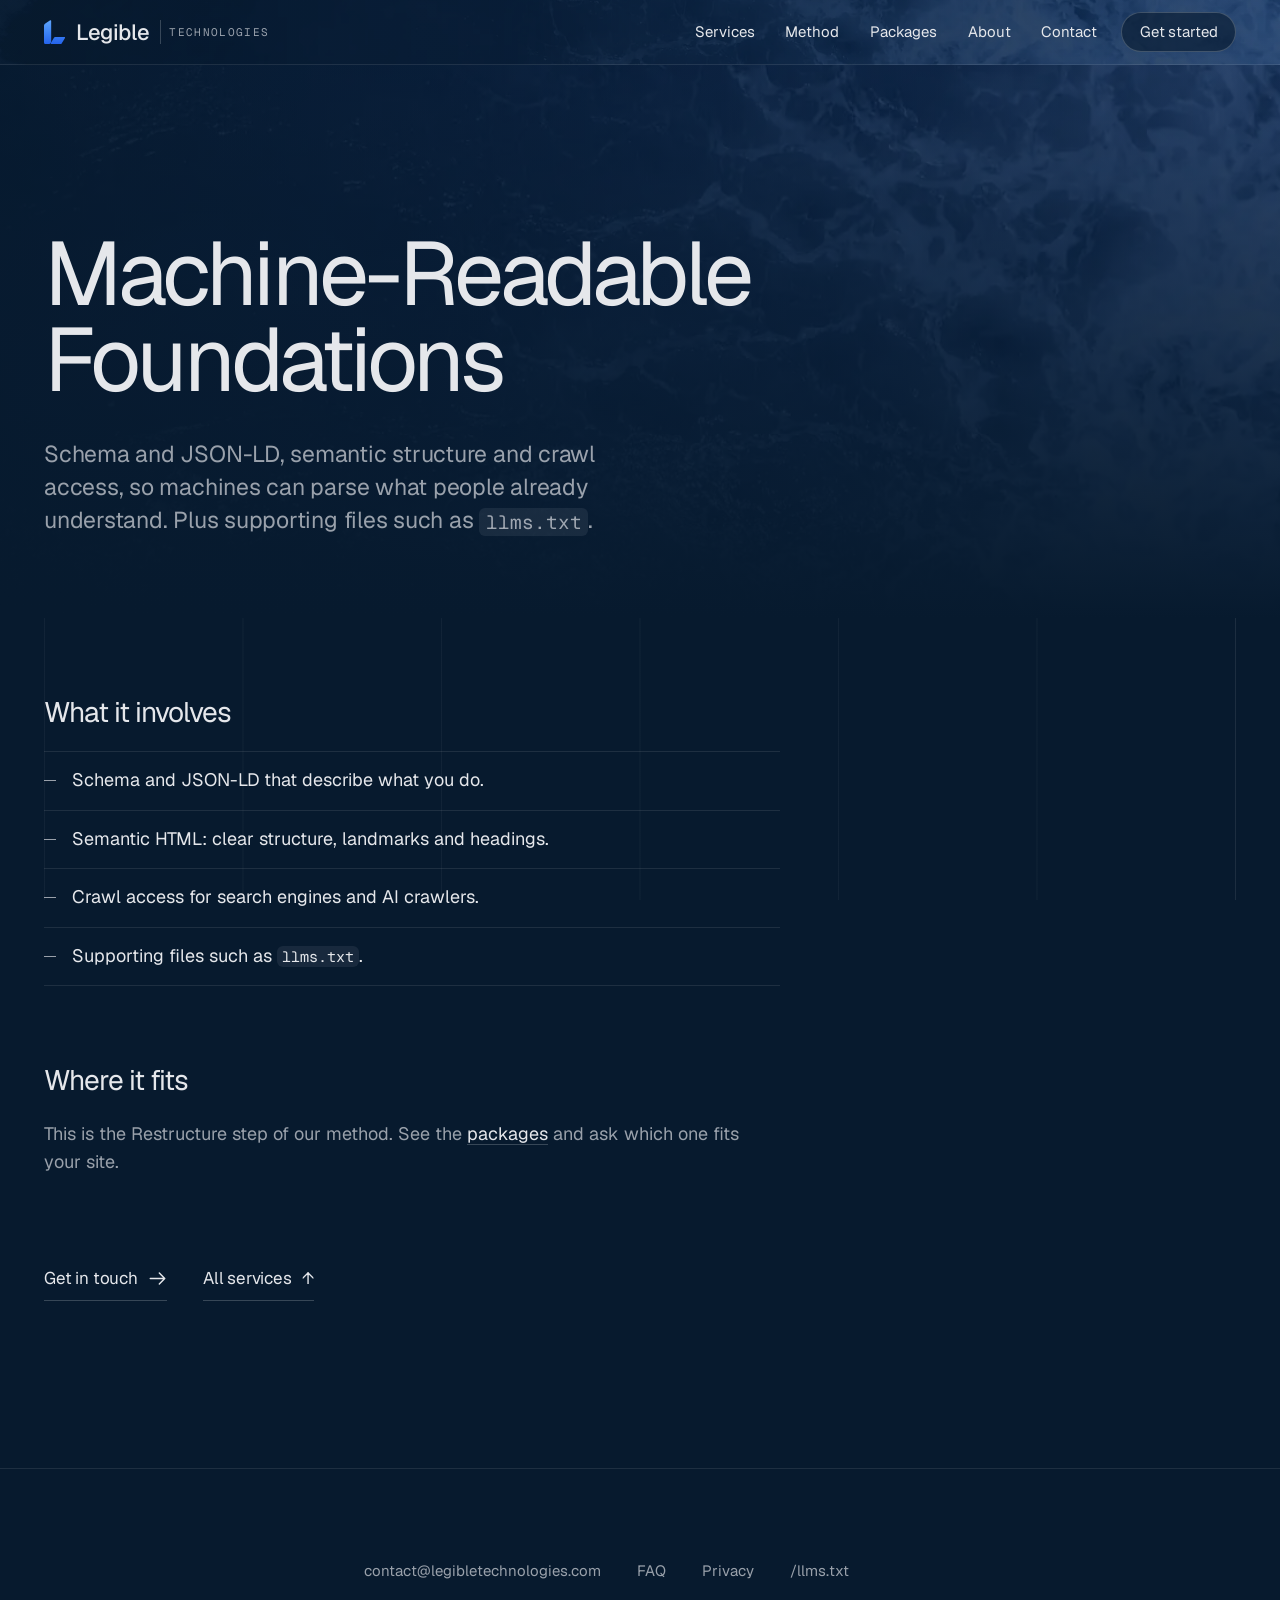
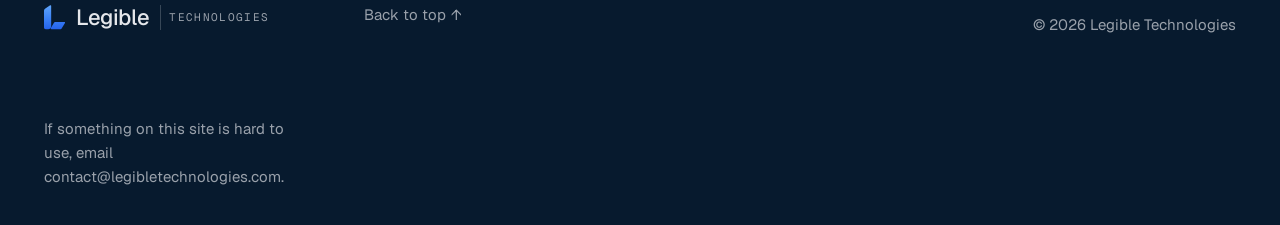
<file: machine-readable-foundations.html>
<!doctype html>
<html lang="en">
<head>
  <meta charset="utf-8">
  <meta name="viewport" content="width=device-width, initial-scale=1">
  <title>Machine-Readable Foundations — Legible</title>
  <meta name="description" content="Schema and JSON-LD, semantic structure and crawl access, so machines can parse what people already understand. Plus supporting files such as llms.txt.">
  <link rel="canonical" href="https://legibletechnologies.com/machine-readable-foundations.html">
  <meta name="theme-color" content="#071A2E">
  <link rel="icon" href="favicon.ico" sizes="32x32">
  <link rel="icon" href="assets/favicon.svg" type="image/svg+xml">
  <link rel="apple-touch-icon" href="assets/apple-touch-icon.png">
  <meta property="og:type" content="website">
  <meta property="og:site_name" content="Legible">
  <meta property="og:url" content="https://legibletechnologies.com/machine-readable-foundations.html">
  <meta property="og:title" content="Machine-Readable Foundations — Legible">
  <meta property="og:description" content="Schema and JSON-LD, semantic structure and crawl access, so machines can parse what people already understand. Plus supporting files such as llms.txt.">
  <meta property="og:image" content="https://legibletechnologies.com/assets/og-image.png">
  <meta property="og:image:width" content="1200">
  <meta property="og:image:height" content="630">
  <meta property="og:image:alt" content="Legible. Your website has a new reader. Make sure it understands you.">
  <meta name="twitter:card" content="summary_large_image">
  <meta name="twitter:title" content="Machine-Readable Foundations — Legible">
  <meta name="twitter:description" content="Schema and JSON-LD, semantic structure and crawl access, so machines can parse what people already understand. Plus supporting files such as llms.txt.">
  <meta name="twitter:image" content="https://legibletechnologies.com/assets/og-image.png">
  <!-- Sets the `js` class before first paint; see js/boot.js. -->
  <script src="js/boot.js"></script>
  <link rel="preload" href="fonts/Geist-Variable.woff2" as="font" type="font/woff2" crossorigin>
  <link rel="stylesheet" href="css/tokens.css">
  <link rel="stylesheet" href="css/main.css">
  <script type="module" src="js/main.js"></script>
  <script type="application/ld+json">
{
  "@context": "https://schema.org",
  "@graph": [
    {
      "@type": "Organization",
      "@id": "https://legibletechnologies.com/#org",
      "name": "Legible",
      "url": "https://legibletechnologies.com/",
      "logo": "https://legibletechnologies.com/assets/favicon.svg"
    },
    {
      "@type": "WebSite",
      "@id": "https://legibletechnologies.com/#website",
      "url": "https://legibletechnologies.com/",
      "name": "Legible",
      "publisher": {
        "@id": "https://legibletechnologies.com/#org"
      }
    },
    {
      "@type": "WebPage",
      "@id": "https://legibletechnologies.com/machine-readable-foundations.html#webpage",
      "url": "https://legibletechnologies.com/machine-readable-foundations.html",
      "name": "Machine-Readable Foundations — Legible",
      "isPartOf": {
        "@id": "https://legibletechnologies.com/#website"
      },
      "about": {
        "@id": "https://legibletechnologies.com/machine-readable-foundations.html#service"
      }
    },
    {
      "@type": "BreadcrumbList",
      "itemListElement": [
        {
          "@type": "ListItem",
          "position": 1,
          "name": "Home",
          "item": "https://legibletechnologies.com/"
        },
        {
          "@type": "ListItem",
          "position": 2,
          "name": "Services",
          "item": "https://legibletechnologies.com/#services"
        },
        {
          "@type": "ListItem",
          "position": 3,
          "name": "Machine-Readable Foundations",
          "item": "https://legibletechnologies.com/machine-readable-foundations.html"
        }
      ]
    },
    {
      "@type": "Service",
      "@id": "https://legibletechnologies.com/machine-readable-foundations.html#service",
      "url": "https://legibletechnologies.com/machine-readable-foundations.html",
      "name": "Machine-Readable Foundations",
      "serviceType": "Structured data and technical AI optimization",
      "description": "Schema and JSON-LD, semantic structure and crawl access, plus supporting files such as llms.txt.",
      "provider": {
        "@id": "https://legibletechnologies.com/#org"
      },
      "areaServed": "United States"
    }
  ]
}
  </script>
</head>
<body>
  <a class="skip-link" href="#main">Skip to content</a>

  <!-- BEGIN shared:header -->
  <header class="site-header">
    <div class="wrap site-header__inner">
      <a class="wordmark" href="./#top" aria-label="Legible Technologies, home"><svg class="wordmark__mark" viewBox="0 0 112 128" aria-hidden="true" focusable="false"><defs><linearGradient id="lg-mark-h" x1="0" y1="0" x2="0" y2="128" gradientUnits="userSpaceOnUse"><stop offset="0"/><stop offset=".55"/><stop offset="1"/></linearGradient></defs><path fill="url(#lg-mark-h)" d="M0 31C0 25.6 2.4 21.6 7 18.6L32.6 1.5C35 -.1 38 1.2 38 4.2V112C38 120.8 30.8 128 22 128H9C4 128 0 124 0 119Z"/><path fill="url(#lg-mark-h)" d="M39.6 128C36.5 128 34.6 124.9 36.2 122.3L52.8 94C54.2 91.5 55.8 90 58.7 90H108.6C111.1 90 112.5 92.7 111.1 94.7L93.4 124.6C92 127 90.6 128 87.6 128Z"/></svg><span class="wordmark__text">Legible</span> <span class="wordmark__sub">Technologies</span></a>
      <nav class="site-nav" aria-label="Primary">
        <button class="site-nav__toggle" type="button" aria-expanded="false" aria-controls="site-nav-list">Menu</button>
        <ul class="site-nav__list" id="site-nav-list">
          <li><a href="./#services">Services</a></li>
          <li><a href="./#method">Method</a></li>
          <li><a href="packages.html">Packages</a></li>
          <li><a href="about.html">About</a></li>
          <li><a href="contact.html">Contact</a></li>
        </ul>
      </nav>
      <a class="button button--pill button--sm site-header__cta" href="contact.html" data-track="CTA Click" data-track-label="Header: Get started">Get started</a>
    </div>
  </header>
  <!-- END shared:header -->

  <main id="main" class="page" tabindex="-1">
    <section class="page-hero has-bloom" aria-labelledby="page-title">
      <div class="wrap page-hero__inner">
        <h1 class="page-hero__title" id="page-title">Machine-Readable Foundations</h1>
        <p class="lede page-hero__lede">Schema and JSON-LD, semantic structure and crawl access, so machines can parse what people already understand. Plus supporting files such as <code>llms.txt</code>.</p>
      </div>
    </section>
    <section class="section">
      <div class="wrap">
        <div class="page__body">
          <h2 class="page__h2">What it involves</h2>
          <ul class="checklist">
            <li>Schema and JSON-LD that describe what you do.</li>
            <li>Semantic HTML: clear structure, landmarks and headings.</li>
            <li>Crawl access for search engines and AI crawlers.</li>
            <li>Supporting files such as <code>llms.txt</code>.</li>
          </ul>
          <h2 class="page__h2">Where it fits</h2>
          <p>This is the Restructure step of our method. See the <a href="packages.html">packages</a> and ask which one fits your site.</p>
          <div class="page__actions">
            <a class="button" href="contact.html" data-track="CTA Click">Get in touch</a>
            <a class="link-arrow" href="./#services">All services <span aria-hidden="true">↑</span></a>
          </div>
        </div>
      </div>
    </section>
  </main>

  <!-- BEGIN shared:footer -->
  <footer class="site-footer">
    <div class="wrap site-footer__inner">
      <div class="site-footer__brand">
        <a class="wordmark" href="./#top" aria-label="Legible Technologies, home"><svg class="wordmark__mark" viewBox="0 0 112 128" aria-hidden="true" focusable="false"><defs><linearGradient id="lg-mark-f" x1="0" y1="0" x2="0" y2="128" gradientUnits="userSpaceOnUse"><stop offset="0"/><stop offset=".55"/><stop offset="1"/></linearGradient></defs><path fill="url(#lg-mark-f)" d="M0 31C0 25.6 2.4 21.6 7 18.6L32.6 1.5C35 -.1 38 1.2 38 4.2V112C38 120.8 30.8 128 22 128H9C4 128 0 124 0 119Z"/><path fill="url(#lg-mark-f)" d="M39.6 128C36.5 128 34.6 124.9 36.2 122.3L52.8 94C54.2 91.5 55.8 90 58.7 90H108.6C111.1 90 112.5 92.7 111.1 94.7L93.4 124.6C92 127 90.6 128 87.6 128Z"/></svg><span class="wordmark__text">Legible</span> <span class="wordmark__sub">Technologies</span></a>
      </div>
      <ul class="site-footer__links">
        <li><a href="mailto:contact@legibletechnologies.com">contact@legibletechnologies.com</a></li>
        <li><a href="packages.html#faq">FAQ</a></li>
        <li><a href="privacy.html">Privacy</a></li>
        <li><a href="llms.txt">/llms.txt</a></li>
        <li><a href="#main">Back to top <span aria-hidden="true">↑</span></a></li>
      </ul>
      <p class="site-footer__legal">© <span data-year>2026</span> Legible Technologies</p>
      <p class="site-footer__legal site-footer__note">If something on this site is hard to use, email contact@legibletechnologies.com.</p>
    </div>
  </footer>
  <!-- END shared:footer -->
</body>
</html>
</file>
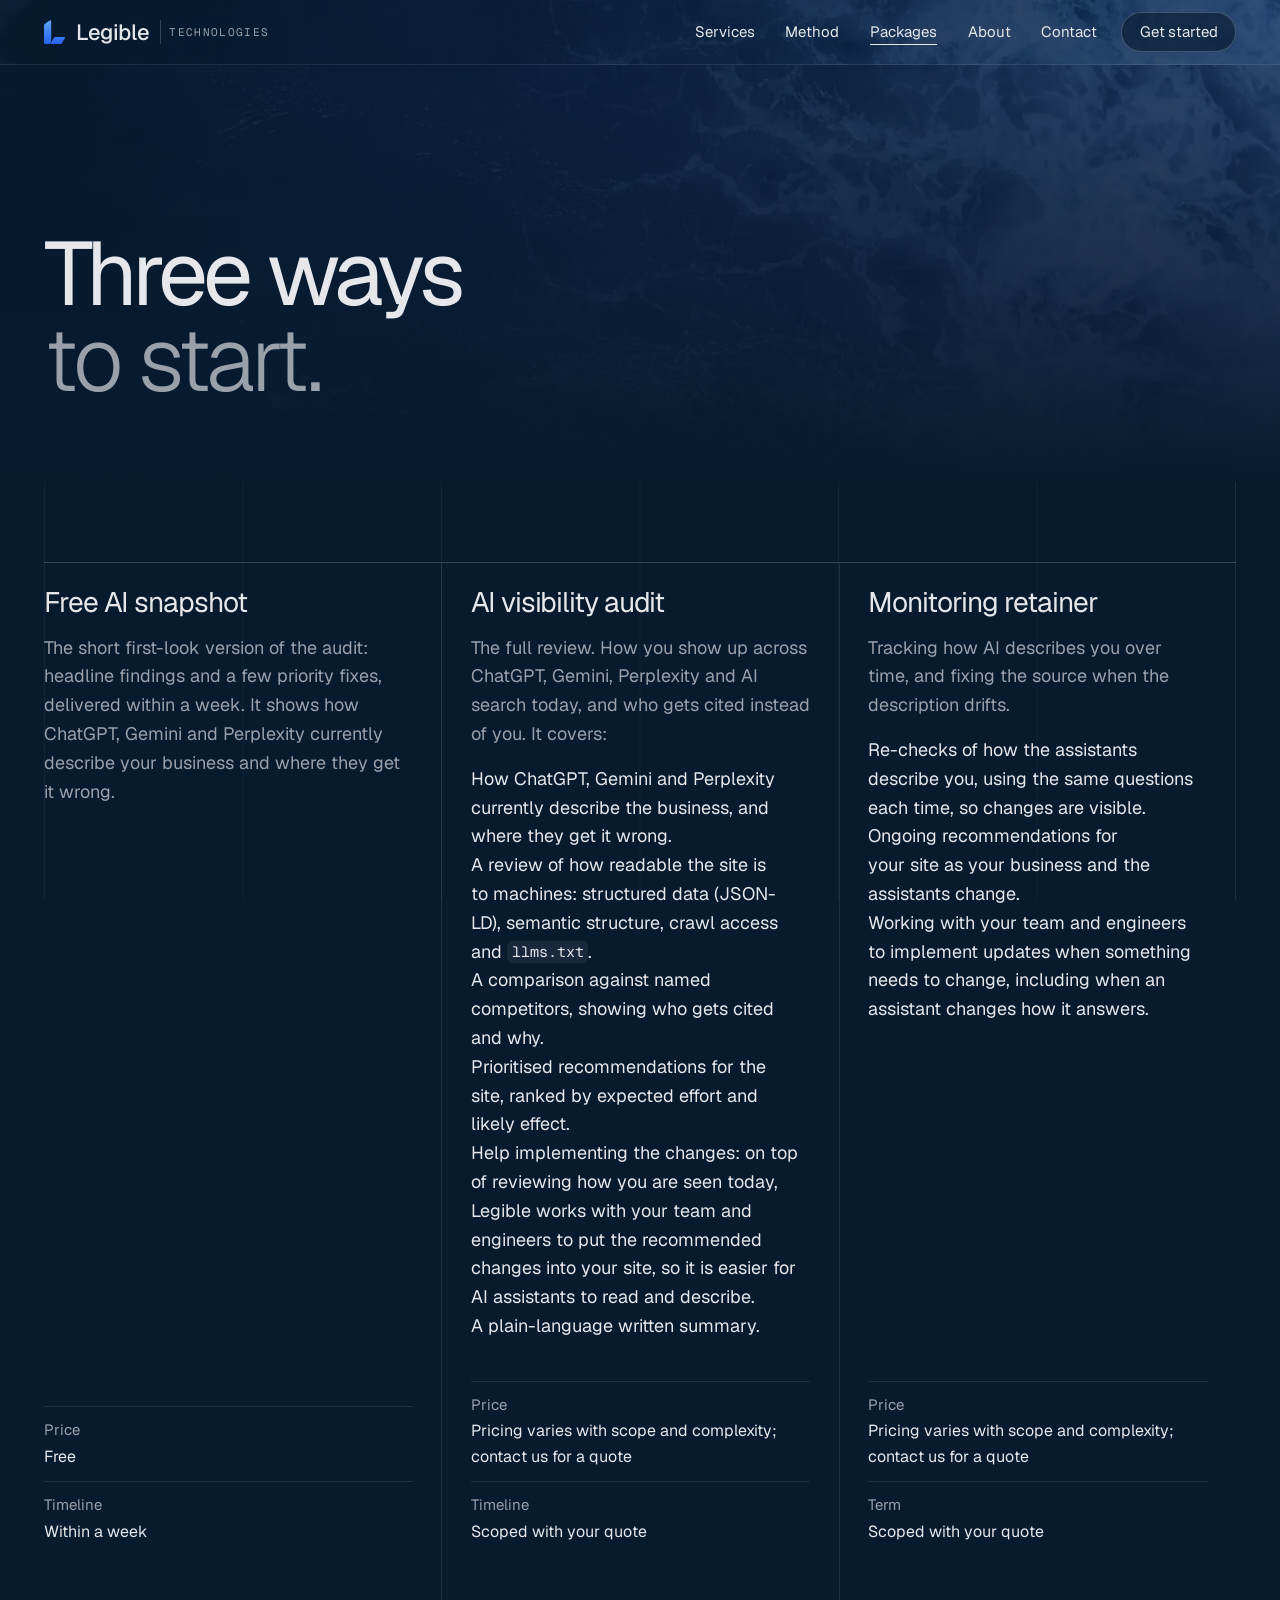
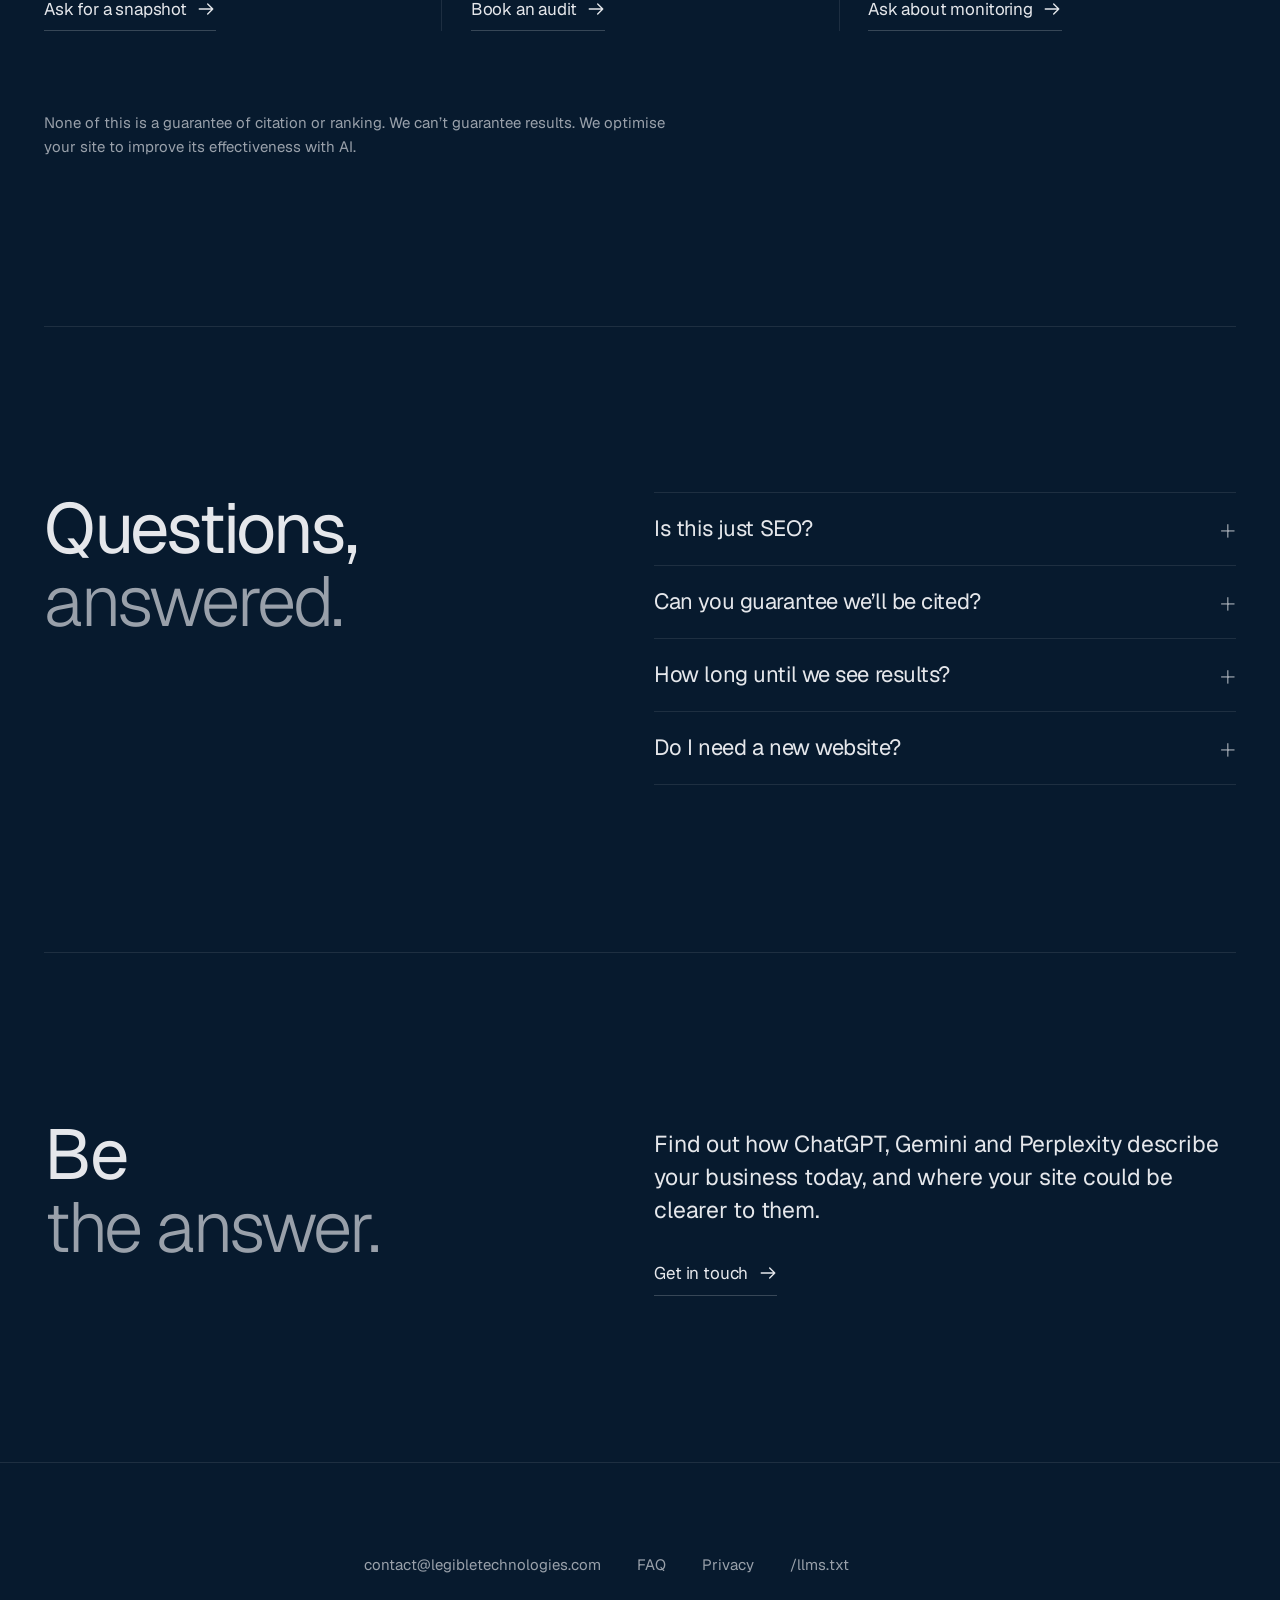
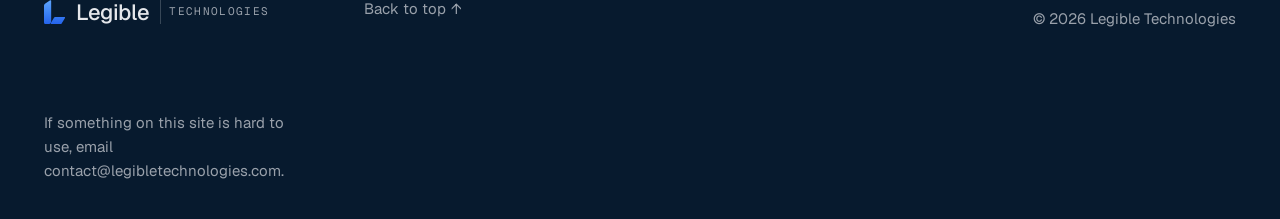
<file: packages.html>
<!doctype html>
<html lang="en">
<head>
  <meta charset="utf-8">
  <meta name="viewport" content="width=device-width, initial-scale=1">
  <title>Packages — Legible</title>
  <meta name="description" content="Three ways to start with Legible: a free AI snapshot, an AI visibility audit or a monitoring retainer.">
  <link rel="canonical" href="https://legibletechnologies.com/packages.html">
  <meta name="theme-color" content="#071A2E">
  <link rel="icon" href="favicon.ico" sizes="32x32">
  <link rel="icon" href="assets/favicon.svg" type="image/svg+xml">
  <link rel="apple-touch-icon" href="assets/apple-touch-icon.png">
  <meta property="og:type" content="website">
  <meta property="og:site_name" content="Legible">
  <meta property="og:url" content="https://legibletechnologies.com/packages.html">
  <meta property="og:title" content="Packages — Legible">
  <meta property="og:description" content="Three ways to start with Legible: a free AI snapshot, an AI visibility audit or a monitoring retainer.">
  <meta property="og:image" content="https://legibletechnologies.com/assets/og-image.png">
  <meta property="og:image:width" content="1200">
  <meta property="og:image:height" content="630">
  <meta property="og:image:alt" content="Legible. Your website has a new reader. Make sure it understands you.">
  <meta name="twitter:card" content="summary_large_image">
  <meta name="twitter:title" content="Packages — Legible">
  <meta name="twitter:description" content="Three ways to start with Legible: a free AI snapshot, an AI visibility audit or a monitoring retainer.">
  <meta name="twitter:image" content="https://legibletechnologies.com/assets/og-image.png">
  <!-- Sets the `js` class before first paint; see js/boot.js. -->
  <script src="js/boot.js"></script>
  <link rel="preload" href="fonts/Geist-Variable.woff2" as="font" type="font/woff2" crossorigin>
  <link rel="stylesheet" href="css/tokens.css">
  <link rel="stylesheet" href="css/main.css">
  <script type="module" src="js/main.js"></script>
  <script type="application/ld+json">
{
  "@context": "https://schema.org",
  "@graph": [
    {
      "@type": "Organization",
      "@id": "https://legibletechnologies.com/#org",
      "name": "Legible",
      "url": "https://legibletechnologies.com/",
      "logo": "https://legibletechnologies.com/assets/favicon.svg"
    },
    {
      "@type": "WebSite",
      "@id": "https://legibletechnologies.com/#website",
      "url": "https://legibletechnologies.com/",
      "name": "Legible",
      "publisher": {
        "@id": "https://legibletechnologies.com/#org"
      }
    },
    {
      "@type": "WebPage",
      "@id": "https://legibletechnologies.com/packages.html#webpage",
      "url": "https://legibletechnologies.com/packages.html",
      "name": "Packages — Legible",
      "isPartOf": {
        "@id": "https://legibletechnologies.com/#website"
      },
      "about": {
        "@id": "https://legibletechnologies.com/#org"
      }
    },
    {
      "@type": "BreadcrumbList",
      "itemListElement": [
        {
          "@type": "ListItem",
          "position": 1,
          "name": "Home",
          "item": "https://legibletechnologies.com/"
        },
        {
          "@type": "ListItem",
          "position": 2,
          "name": "Packages",
          "item": "https://legibletechnologies.com/packages.html"
        }
      ]
    }
  ]
}
  </script>
  <!-- FAQPage JSON-LD: keep each answer identical to the visible text in the FAQ section below -->
  <script type="application/ld+json">
{
  "@context": "https://schema.org",
  "@type": "FAQPage",
  "mainEntity": [
    {
      "@type": "Question",
      "name": "Is this just SEO?",
      "acceptedAnswer": {
        "@type": "Answer",
        "text": "They overlap: both need a site that machines can crawl and parse. The difference is the reader. Search used to return links. Now it returns answers, and an assistant that can’t make sense of your site paraphrases a competitor whose site it could read."
      }
    },
    {
      "@type": "Question",
      "name": "Can you guarantee we’ll be cited?",
      "acceptedAnswer": {
        "@type": "Answer",
        "text": "No. AI assistants decide what they say and cite, and no one can promise a particular result. We optimise your site to improve how well they can read and represent it, and we report what we observe."
      }
    },
    {
      "@type": "Question",
      "name": "How long until we see results?",
      "acceptedAnswer": {
        "@type": "Answer",
        "text": "The snapshot is delivered within a week. How soon assistants reflect changes to your site varies, and we can’t promise a timeline."
      }
    },
    {
      "@type": "Question",
      "name": "Do I need a new website?",
      "acceptedAnswer": {
        "@type": "Answer",
        "text": "No. We work with the site you have, and rebuild key pages rather than the whole site."
      }
    }
  ]
}
  </script>
</head>
<body>
  <a class="skip-link" href="#main">Skip to content</a>

  <!-- BEGIN shared:header -->
  <header class="site-header">
    <div class="wrap site-header__inner">
      <a class="wordmark" href="./#top" aria-label="Legible Technologies, home"><svg class="wordmark__mark" viewBox="0 0 112 128" aria-hidden="true" focusable="false"><defs><linearGradient id="lg-mark-h" x1="0" y1="0" x2="0" y2="128" gradientUnits="userSpaceOnUse"><stop offset="0"/><stop offset=".55"/><stop offset="1"/></linearGradient></defs><path fill="url(#lg-mark-h)" d="M0 31C0 25.6 2.4 21.6 7 18.6L32.6 1.5C35 -.1 38 1.2 38 4.2V112C38 120.8 30.8 128 22 128H9C4 128 0 124 0 119Z"/><path fill="url(#lg-mark-h)" d="M39.6 128C36.5 128 34.6 124.9 36.2 122.3L52.8 94C54.2 91.5 55.8 90 58.7 90H108.6C111.1 90 112.5 92.7 111.1 94.7L93.4 124.6C92 127 90.6 128 87.6 128Z"/></svg><span class="wordmark__text">Legible</span> <span class="wordmark__sub">Technologies</span></a>
      <nav class="site-nav" aria-label="Primary">
        <button class="site-nav__toggle" type="button" aria-expanded="false" aria-controls="site-nav-list">Menu</button>
        <ul class="site-nav__list" id="site-nav-list">
          <li><a href="./#services">Services</a></li>
          <li><a href="./#method">Method</a></li>
          <li><a href="packages.html">Packages</a></li>
          <li><a href="about.html">About</a></li>
          <li><a href="contact.html">Contact</a></li>
        </ul>
      </nav>
      <a class="button button--pill button--sm site-header__cta" href="contact.html" data-track="CTA Click" data-track-label="Header: Get started">Get started</a>
    </div>
  </header>
  <!-- END shared:header -->

  <main id="main" class="page" tabindex="-1">
    <section class="page-hero has-bloom" aria-labelledby="page-title">
      <div class="wrap page-hero__inner">
        <h1 class="page-hero__title" id="page-title">Three ways <em>to start.</em></h1>
      </div>
    </section>
    <section class="section packages">
      <div class="wrap">
                <ol class="packages__list">
          <li class="package" data-reveal>
            <h2 class="package__title">Free AI snapshot</h2>
            <p class="package__scope">The short first-look version of the audit: headline findings and a few priority fixes, delivered within a week. It shows how ChatGPT, Gemini and Perplexity currently describe your business and where they get it wrong.</p>
            <dl class="package__terms">
              <div><dt>Price</dt><dd>Free</dd></div>
              <div><dt>Timeline</dt><dd>Within a week</dd></div>
            </dl>
            <a class="button" href="contact.html" data-track="CTA Click" data-track-label="Package: Free AI snapshot">Ask for a snapshot</a>
          </li>
          <li class="package" data-reveal>
            <h2 class="package__title">AI visibility audit</h2>
            <p class="package__scope">The full review. How you show up across ChatGPT, Gemini, Perplexity and AI search today, and who gets cited instead of you. It covers:</p>
            <ul class="package__list">
              <li>How ChatGPT, Gemini and Perplexity currently describe the business, and where they get it wrong.</li>
              <li>A review of how readable the site is to machines: structured data (JSON-LD), semantic structure, crawl access and <code>llms.txt</code>.</li>
              <li>A comparison against named competitors, showing who gets cited and why.</li>
              <li>Prioritised recommendations for the site, ranked by expected effort and likely effect.</li>
              <li>Help implementing the changes: on top of reviewing how you are seen today, Legible works with your team and engineers to put the recommended changes into your site, so it is easier for AI assistants to read and describe.</li>
              <li>A plain-language written summary.</li>
            </ul>
            <dl class="package__terms">
              <div><dt>Price</dt><dd>Pricing varies with scope and complexity; contact us for a quote</dd></div>
              <div><dt>Timeline</dt><dd>Scoped with your quote</dd></div>
            </dl>
            <a class="button" href="contact.html" data-track="CTA Click" data-track-label="Package: AI visibility audit">Book an audit</a>
          </li>
          <li class="package" data-reveal>
            <h2 class="package__title">Monitoring retainer</h2>
            <p class="package__scope">Tracking how AI describes you over time, and fixing the source when the description drifts.</p>
            <ul class="package__list">
              <li>Re-checks of how the assistants describe you, using the same questions each time, so changes are visible.</li>
              <li>Ongoing recommendations for your site as your business and the assistants change.</li>
              <li>Working with your team and engineers to implement updates when something needs to change, including when an assistant changes how it answers.</li>
            </ul>
            <dl class="package__terms">
              <div><dt>Price</dt><dd>Pricing varies with scope and complexity; contact us for a quote</dd></div>
              <div><dt>Term</dt><dd>Scoped with your quote</dd></div>
            </dl>
            <a class="button" href="contact.html" data-track="CTA Click" data-track-label="Package: Monitoring retainer">Ask about monitoring</a>
          </li>
        </ol>
        <p class="disclaimer">None of this is a guarantee of citation or ranking. We can’t guarantee results. We optimise your site to improve its effectiveness with AI.</p>
      </div>
    </section>

    <!-- FAQ: keep the answers identical to the FAQPage JSON-LD in <head>. -->
    <section class="section faq" id="faq" aria-labelledby="faq-title">
      <div class="wrap split">
        <h2 class="section__title" id="faq-title" data-reveal>Questions, <em>answered.</em></h2>
        <div class="faq__list" data-reveal>
          <details class="faq__item">
            <summary>Is this just SEO?</summary>
            <p>They overlap: both need a site that machines can crawl and parse. The difference is the reader. Search used to return links. Now it returns answers, and an assistant that can’t make sense of your site paraphrases a competitor whose site it could read.</p>
          </details>
          <details class="faq__item">
            <summary>Can you guarantee we’ll be cited?</summary>
            <p>No. AI assistants decide what they say and cite, and no one can promise a particular result. We optimise your site to improve how well they can read and represent it, and we report what we observe.</p>
          </details>
          <details class="faq__item">
            <summary>How long until we see results?</summary>
            <p>The snapshot is delivered within a week. How soon assistants reflect changes to your site varies, and we can’t promise a timeline.</p>
          </details>
          <details class="faq__item">
            <summary>Do I need a new website?</summary>
            <p>No. We work with the site you have, and rebuild key pages rather than the whole site.</p>
          </details>
        </div>
      </div>
    </section>

    <section class="section">
      <div class="wrap split">
        <h2 class="section__title" data-reveal>Be <em>the answer.</em></h2>
        <div class="split__side" data-reveal>
          <p class="lede">Find out how ChatGPT, Gemini and Perplexity describe your business today, and where your site could be clearer to them.</p>
          <a class="button" href="contact.html" data-track="CTA Click">Get in touch</a>
        </div>
      </div>
    </section>
  </main>

  <!-- BEGIN shared:footer -->
  <footer class="site-footer">
    <div class="wrap site-footer__inner">
      <div class="site-footer__brand">
        <a class="wordmark" href="./#top" aria-label="Legible Technologies, home"><svg class="wordmark__mark" viewBox="0 0 112 128" aria-hidden="true" focusable="false"><defs><linearGradient id="lg-mark-f" x1="0" y1="0" x2="0" y2="128" gradientUnits="userSpaceOnUse"><stop offset="0"/><stop offset=".55"/><stop offset="1"/></linearGradient></defs><path fill="url(#lg-mark-f)" d="M0 31C0 25.6 2.4 21.6 7 18.6L32.6 1.5C35 -.1 38 1.2 38 4.2V112C38 120.8 30.8 128 22 128H9C4 128 0 124 0 119Z"/><path fill="url(#lg-mark-f)" d="M39.6 128C36.5 128 34.6 124.9 36.2 122.3L52.8 94C54.2 91.5 55.8 90 58.7 90H108.6C111.1 90 112.5 92.7 111.1 94.7L93.4 124.6C92 127 90.6 128 87.6 128Z"/></svg><span class="wordmark__text">Legible</span> <span class="wordmark__sub">Technologies</span></a>
      </div>
      <ul class="site-footer__links">
        <li><a href="mailto:contact@legibletechnologies.com">contact@legibletechnologies.com</a></li>
        <li><a href="packages.html#faq">FAQ</a></li>
        <li><a href="privacy.html">Privacy</a></li>
        <li><a href="llms.txt">/llms.txt</a></li>
        <li><a href="#main">Back to top <span aria-hidden="true">↑</span></a></li>
      </ul>
      <p class="site-footer__legal">© <span data-year>2026</span> Legible Technologies</p>
      <p class="site-footer__legal site-footer__note">If something on this site is hard to use, email contact@legibletechnologies.com.</p>
    </div>
  </footer>
  <!-- END shared:footer -->
</body>
</html>
</file>
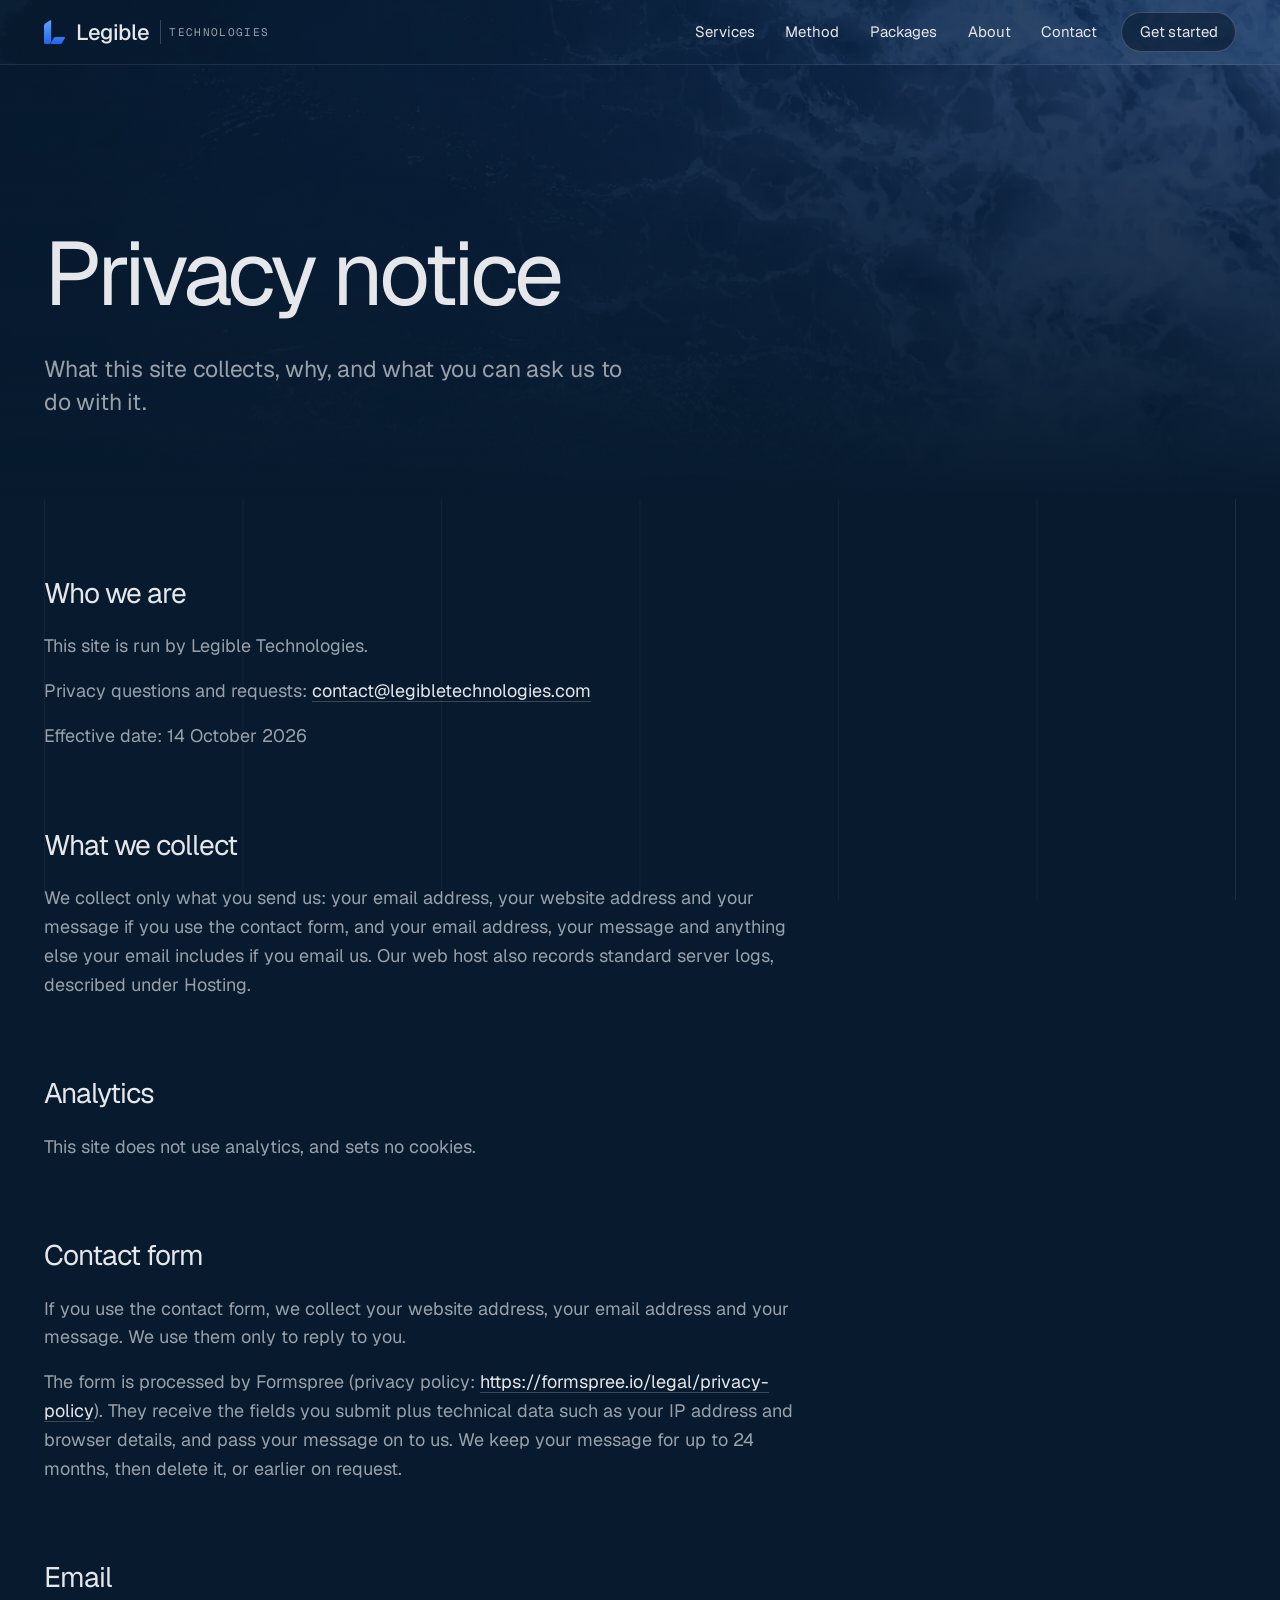
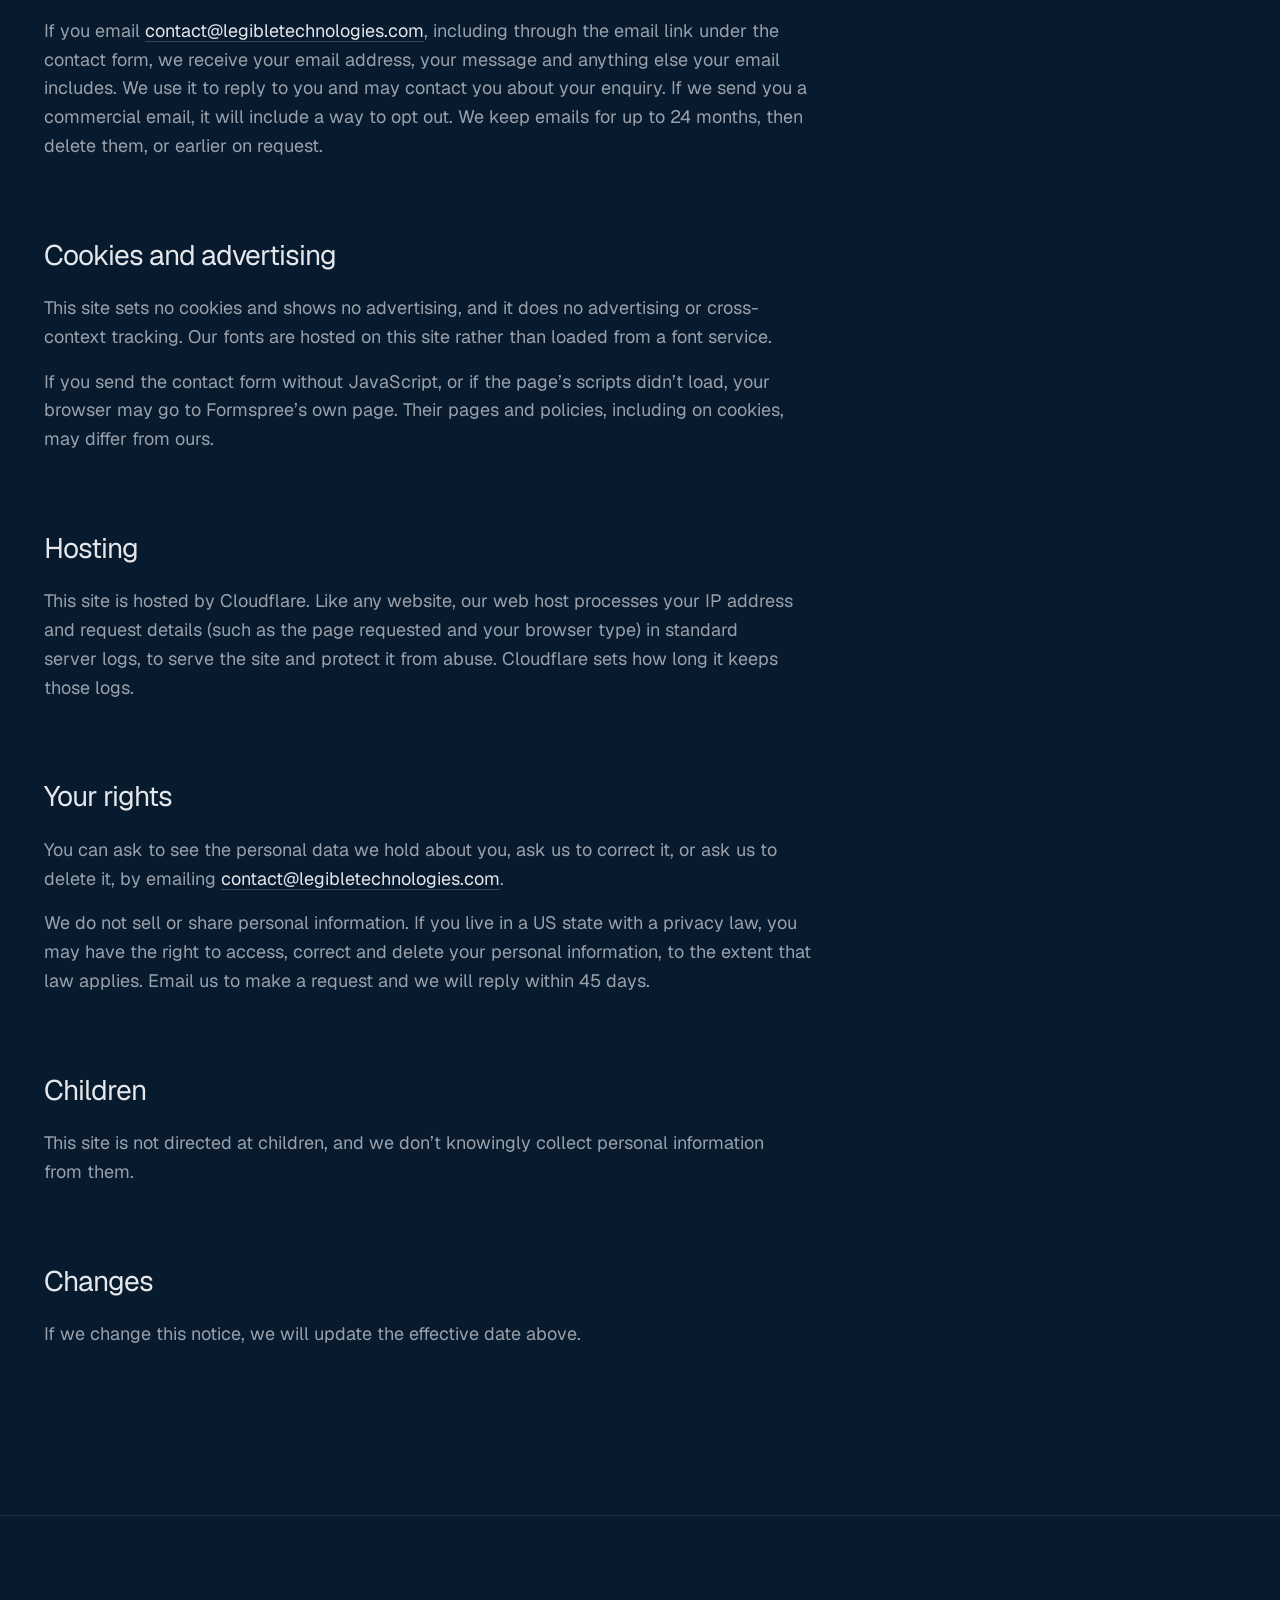
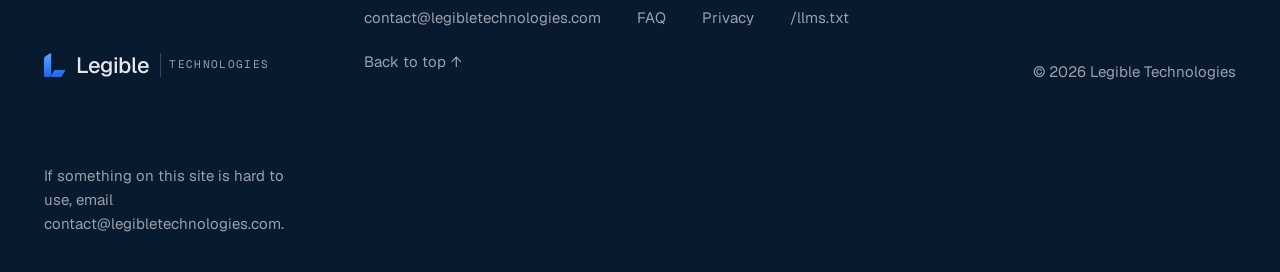
<file: privacy.html>
<!doctype html>
<html lang="en">
<head>
  <meta charset="utf-8">
  <meta name="viewport" content="width=device-width, initial-scale=1">
  <title>Privacy notice — Legible</title>
  <meta name="description" content="How Legible handles analytics and contact form data: what is collected, why, who processes it and how to ask for it to be deleted.">
  <link rel="canonical" href="https://legibletechnologies.com/privacy.html">
  <meta name="theme-color" content="#071A2E">
  <link rel="icon" href="favicon.ico" sizes="32x32">
  <link rel="icon" href="assets/favicon.svg" type="image/svg+xml">
  <link rel="apple-touch-icon" href="assets/apple-touch-icon.png">
  <meta property="og:type" content="website">
  <meta property="og:site_name" content="Legible">
  <meta property="og:url" content="https://legibletechnologies.com/privacy.html">
  <meta property="og:title" content="Privacy notice — Legible">
  <meta property="og:description" content="How Legible handles analytics and contact form data: what is collected, why, who processes it and how to ask for it to be deleted.">
  <meta property="og:image" content="https://legibletechnologies.com/assets/og-image.png">
  <meta property="og:image:width" content="1200">
  <meta property="og:image:height" content="630">
  <meta property="og:image:alt" content="Legible. Your website has a new reader. Make sure it understands you.">
  <meta name="twitter:card" content="summary_large_image">
  <meta name="twitter:title" content="Privacy notice — Legible">
  <meta name="twitter:description" content="How Legible handles analytics and contact form data: what is collected, why, who processes it and how to ask for it to be deleted.">
  <meta name="twitter:image" content="https://legibletechnologies.com/assets/og-image.png">
  <!-- Sets the `js` class before first paint; see js/boot.js. -->
  <script src="js/boot.js"></script>
  <link rel="preload" href="fonts/Geist-Variable.woff2" as="font" type="font/woff2" crossorigin>
  <link rel="stylesheet" href="css/tokens.css">
  <link rel="stylesheet" href="css/main.css">
  <script type="module" src="js/main.js"></script>
  <script type="application/ld+json">
{
  "@context": "https://schema.org",
  "@graph": [
    {
      "@type": "Organization",
      "@id": "https://legibletechnologies.com/#org",
      "name": "Legible",
      "url": "https://legibletechnologies.com/",
      "logo": "https://legibletechnologies.com/assets/favicon.svg"
    },
    {
      "@type": "WebSite",
      "@id": "https://legibletechnologies.com/#website",
      "url": "https://legibletechnologies.com/",
      "name": "Legible",
      "publisher": {
        "@id": "https://legibletechnologies.com/#org"
      }
    },
    {
      "@type": "WebPage",
      "@id": "https://legibletechnologies.com/privacy.html#webpage",
      "url": "https://legibletechnologies.com/privacy.html",
      "name": "Privacy notice — Legible",
      "isPartOf": {
        "@id": "https://legibletechnologies.com/#website"
      },
      "publisher": {
        "@id": "https://legibletechnologies.com/#org"
      }
    }
  ]
}
  </script>
</head>
<body>
  <a class="skip-link" href="#main">Skip to content</a>

  <!-- BEGIN shared:header -->
  <header class="site-header">
    <div class="wrap site-header__inner">
      <a class="wordmark" href="./#top" aria-label="Legible Technologies, home"><svg class="wordmark__mark" viewBox="0 0 112 128" aria-hidden="true" focusable="false"><defs><linearGradient id="lg-mark-h" x1="0" y1="0" x2="0" y2="128" gradientUnits="userSpaceOnUse"><stop offset="0"/><stop offset=".55"/><stop offset="1"/></linearGradient></defs><path fill="url(#lg-mark-h)" d="M0 31C0 25.6 2.4 21.6 7 18.6L32.6 1.5C35 -.1 38 1.2 38 4.2V112C38 120.8 30.8 128 22 128H9C4 128 0 124 0 119Z"/><path fill="url(#lg-mark-h)" d="M39.6 128C36.5 128 34.6 124.9 36.2 122.3L52.8 94C54.2 91.5 55.8 90 58.7 90H108.6C111.1 90 112.5 92.7 111.1 94.7L93.4 124.6C92 127 90.6 128 87.6 128Z"/></svg><span class="wordmark__text">Legible</span> <span class="wordmark__sub">Technologies</span></a>
      <nav class="site-nav" aria-label="Primary">
        <button class="site-nav__toggle" type="button" aria-expanded="false" aria-controls="site-nav-list">Menu</button>
        <ul class="site-nav__list" id="site-nav-list">
          <li><a href="./#services">Services</a></li>
          <li><a href="./#method">Method</a></li>
          <li><a href="packages.html">Packages</a></li>
          <li><a href="about.html">About</a></li>
          <li><a href="contact.html">Contact</a></li>
        </ul>
      </nav>
      <a class="button button--pill button--sm site-header__cta" href="contact.html" data-track="CTA Click" data-track-label="Header: Get started">Get started</a>
    </div>
  </header>
  <!-- END shared:header -->

  <main id="main" class="page" tabindex="-1">
    <section class="page-hero has-bloom" aria-labelledby="page-title">
      <div class="wrap page-hero__inner">
        <!-- Template, not legal advice. Have it reviewed before launch. -->
        <h1 class="page-hero__title" id="page-title">Privacy notice</h1>
        <p class="lede page-hero__lede">What this site collects, why, and what you can ask us to do with it.</p>
      </div>
    </section>
    <section class="section">
      <div class="wrap">
        <div class="page__body page__body--long">

          <h2 class="page__h2">Who we are</h2>
          <p>This site is run by Legible Technologies.</p>
          <p>Privacy questions and requests: <a href="mailto:contact@legibletechnologies.com">contact@legibletechnologies.com</a></p>
          <p>Effective date: 14 October 2026</p>

          <h2 class="page__h2">What we collect</h2>
          <p>We collect only what you send us: your email address, your website address and your message if you use the contact form, and your email address, your message and anything else your email includes if you email us. Our web host also records standard server logs, described under Hosting.</p>

          <h2 class="page__h2">Analytics</h2>
          <p>This site does not use analytics, and sets no cookies.</p>

          <h2 class="page__h2">Contact form</h2>
          <p>If you use the contact form, we collect your website address, your email address and your message. We use them only to reply to you.</p>
          <p>The form is processed by Formspree (privacy policy: <a href="https://formspree.io/legal/privacy-policy" rel="noopener">https://formspree.io/legal/privacy-policy</a>). They receive the fields you submit plus technical data such as your IP address and browser details, and pass your message on to us. We keep your message for up to 24 months, then delete it, or earlier on request.</p>

          <h2 class="page__h2">Email</h2>
          <p>If you email <a href="mailto:contact@legibletechnologies.com">contact@legibletechnologies.com</a>, including through the email link under the contact form, we receive your email address, your message and anything else your email includes. We use it to reply to you and may contact you about your enquiry. If we send you a commercial email, it will include a way to opt out. We keep emails for up to 24 months, then delete them, or earlier on request.</p>

          <h2 class="page__h2">Cookies and advertising</h2>
          <p>This site sets no cookies and shows no advertising, and it does no advertising or cross-context tracking. Our fonts are hosted on this site rather than loaded from a font service.</p>
          <p>If you send the contact form without JavaScript, or if the page’s scripts didn’t load, your browser may go to Formspree’s own page. Their pages and policies, including on cookies, may differ from ours.</p>

          <h2 class="page__h2">Hosting</h2>
          <p>This site is hosted by Cloudflare. Like any website, our web host processes your IP address and request details (such as the page requested and your browser type) in standard server logs, to serve the site and protect it from abuse. Cloudflare sets how long it keeps those logs.</p>

          <h2 class="page__h2">Your rights</h2>
          <p>You can ask to see the personal data we hold about you, ask us to correct it, or ask us to delete it, by emailing <a href="mailto:contact@legibletechnologies.com">contact@legibletechnologies.com</a>.</p>
          <p>We do not sell or share personal information. If you live in a US state with a privacy law, you may have the right to access, correct and delete your personal information, to the extent that law applies. Email us to make a request and we will reply within 45 days.</p>

          <h2 class="page__h2">Children</h2>
          <p>This site is not directed at children, and we don’t knowingly collect personal information from them.</p>

          <h2 class="page__h2">Changes</h2>
          <p>If we change this notice, we will update the effective date above.</p>
        </div>
      </div>
    </section>
  </main>

  <!-- BEGIN shared:footer -->
  <footer class="site-footer">
    <div class="wrap site-footer__inner">
      <div class="site-footer__brand">
        <a class="wordmark" href="./#top" aria-label="Legible Technologies, home"><svg class="wordmark__mark" viewBox="0 0 112 128" aria-hidden="true" focusable="false"><defs><linearGradient id="lg-mark-f" x1="0" y1="0" x2="0" y2="128" gradientUnits="userSpaceOnUse"><stop offset="0"/><stop offset=".55"/><stop offset="1"/></linearGradient></defs><path fill="url(#lg-mark-f)" d="M0 31C0 25.6 2.4 21.6 7 18.6L32.6 1.5C35 -.1 38 1.2 38 4.2V112C38 120.8 30.8 128 22 128H9C4 128 0 124 0 119Z"/><path fill="url(#lg-mark-f)" d="M39.6 128C36.5 128 34.6 124.9 36.2 122.3L52.8 94C54.2 91.5 55.8 90 58.7 90H108.6C111.1 90 112.5 92.7 111.1 94.7L93.4 124.6C92 127 90.6 128 87.6 128Z"/></svg><span class="wordmark__text">Legible</span> <span class="wordmark__sub">Technologies</span></a>
      </div>
      <ul class="site-footer__links">
        <li><a href="mailto:contact@legibletechnologies.com">contact@legibletechnologies.com</a></li>
        <li><a href="packages.html#faq">FAQ</a></li>
        <li><a href="privacy.html">Privacy</a></li>
        <li><a href="llms.txt">/llms.txt</a></li>
        <li><a href="#main">Back to top <span aria-hidden="true">↑</span></a></li>
      </ul>
      <p class="site-footer__legal">© <span data-year>2026</span> Legible Technologies</p>
      <p class="site-footer__legal site-footer__note">If something on this site is hard to use, email contact@legibletechnologies.com.</p>
    </div>
  </footer>
  <!-- END shared:footer -->
</body>
</html>
</file>
<file: css/tokens.css>
/* ==========================================================================
   Legible — design tokens
   Palette, type, spacing, motion. The brand colours are defined only here;
   other files use them as tokens or as rgba() alphas of the same values.
   Exceptions: the fictional client sites inside the Lens mock, whose themes,
   shapes, star and button colours live in hero.css (the saas chart's
   remainder is --mock-chart-rest below, kept here as a named token).
   Brand: Midnight #0A2540 · Blue #3B82F6 · Mist #E5E7EB · Charcoal #1F2937.
   Derived page surface: night #071A2E (Midnight darkened toward near-black);
   Midnight is the raised surface (inputs, panels, the Lens stage).
   Accessible tints of Blue (derived, for text):
     blue-600 #2563EB · blue-700 #1D4ED8 · blue-400 #60A5FA · slate #4B5563.
   One dark theme on every page. Contrast (WCAG 2.x, measured):
     mist on night 14.2 · mist on midnight 12.5
     fg-soft (mist at .66) on night 6.7 · on midnight 6.2
       · on the bloom's brightest point (blue at .22 over night, #12315A) 5.5
     blue-400 on night 6.9 · on midnight 6.1 · on bloom peak 5.1
     night on mist (pressed controls) 14.2 · white on midnight 15.5
     field borders: mist at .45 over the night field, 3.8 against the field
       and 3.4 against the Midnight form panel (non-text, WCAG 1.4.11 ≥ 3)
     raw blue: on night 4.8 · on midnight 4.2 · on bloom peak 3.5
     hero over video (home; scrim of night/midnight alphas over a Blue .14 wash, main.css): worst
       case at the brightest pixel under each text box, over both renditions,
       every 0.25 s plus every 0.1 s over the last 1.6 s and the frame before the
       loop point, at 375, 768 and 1440 (tools/browser/hero-contrast.mjs):
       (Pexels 6981292, mirrored, unfiltered, under the Blue .14 scrim layer in main.css):
       h1 mist 6.9 · h1 em fg-soft 4.3 (large text, ≥ 3) · sub fg-soft 4.9
       · CTA mist 10.6 · cue fg-soft 5.9
       · Pause/Play fg-soft on its night .6 backing 5.8
     over the ocean band (site header on all 11 pages, inner-page heroes on the 10
       that have one), worst pixel under each text box at 375, 768 and 1440
       (tools/browser/band-contrast.mjs; pills measured inside their border):
       wordmark 13.6 · nav links 7.6 · "Get started" and Menu on their night .6
       backing 11.0, on the night .8 hover backing 12.6 · Technologies fg-soft 6.6
       (from 960, where it first shows) · page-hero title 9.4 · title em 5.4 (large)
       · lede 5.3
     focus ring (--focus, 2px at a 3px offset) against the brightest band pixel
       beside it, every header control at 375, 768 and 1440: worst 3.3 (Menu at
       375, "Get started" at 768; non-text, ≥ 3)
     print / light contexts: charcoal on white 14.7 · slate on white 7.6
       · blue-700 on white 6.7 · midnight on white 15.5
   Rules: raw Blue (#3B82F6) is for fills, graphics, the logo, the bloom and
   small dots only — never text. Blue text, where any remains, is blue-400 on
   night or Midnight. Hairlines (--line, --line-strong, --grid-line) are
   decorative separators, not control boundaries.
   ========================================================================== */

@font-face {
  font-family: "Geist";
  src: url("../fonts/Geist-Variable.woff2") format("woff2-variations"),
       url("../fonts/Geist-Variable.woff2") format("woff2");
  font-weight: 100 900;
  font-style: normal;
  font-display: swap;
}
@font-face {
  font-family: "Geist Mono";
  src: url("../fonts/GeistMono-Variable.woff2") format("woff2-variations"),
       url("../fonts/GeistMono-Variable.woff2") format("woff2");
  font-weight: 100 900;
  font-style: normal;
  font-display: swap;
}

:root {
  /* --- palette (brand) --- */
  --midnight: #0A2540;
  --blue: #3B82F6;
  --mist: #E5E7EB;
  --charcoal: #1F2937;
  --white: #FFFFFF;

  /* --- derived surface (see the header) --- */
  --night: #071A2E;

  /* --- accessible tints (derived; see the header) --- */
  --blue-400: #60A5FA;
  --blue-600: #2563EB;
  --blue-700: #1D4ED8;
  --slate: #4B5563;

  /* --- fictional mock (not Legible's brand): the saas client's chart remainder --- */
  --mock-chart-rest: #CDC6FD;

  /* --- semantic tokens: one dark theme everywhere (print re-declares them light) --- */
  --bg: var(--night);
  --surface: var(--midnight);
  --fg: var(--mist);
  --fg-soft: rgba(229, 231, 235, .66);  /* 6.7:1 on night, 5.5:1 on the bloom peak */
  --line: rgba(229, 231, 235, .10);
  --line-strong: rgba(229, 231, 235, .22);
  --grid-line: rgba(229, 231, 235, .05);
  --field-line: rgba(229, 231, 235, .45); /* ≥ 3:1 against the field and the panel (measured 3.8 / 3.4) */
  --accent-text: var(--blue-400);
  --focus: var(--blue-400);

  /* --- gradients --- */
  --bloom: radial-gradient(closest-side, rgba(59, 130, 246, .22), rgba(59, 130, 246, .08) 55%, rgba(59, 130, 246, 0));

  /* --- type families --- */
  --font-serif: "Iowan Old Style", "Palatino Linotype", Palatino, Georgia, serif; /* system only: the fictional coffee mock */
  --font-sans: "Geist", ui-sans-serif, system-ui, -apple-system, "Segoe UI", Roboto, sans-serif;
  --font-mono: "Geist Mono", ui-monospace, "SF Mono", Menlo, Consolas, monospace;

  /* --- fluid type scale --- */
  --fs-hero: clamp(2.5rem, 7.4vw, 7.5rem);    /* 40px at 375 so "understands&nbsp;you." fits; 107px at 1440 */
  --fs-display: clamp(3rem, 7vw, 6.5rem);
  --fs-h2: clamp(2.5rem, 5.5vw, 4.75rem);
  --fs-h3: clamp(1.5rem, 2.2vw, 2rem);
  --fs-num: clamp(3rem, 2rem + 3vw, 4.5rem);   /* big light numerals "01" */
  --fs-lede: clamp(1.1875rem, 1.05rem + .55vw, 1.4375rem);
  --fs-body: 1.125rem;                          /* 18px */
  --fs-small: .9375rem;
  --fs-mono: .75rem;                            /* 12px */
  --fs-mono-s: .6875rem;                        /* 11px */
  --fs-mono-l: .8125rem;                        /* 13px */

  --lh-display: .95;
  --lh-heading: 1.04;
  --lh-body: 1.6;
  --track-display: -.045em;
  --track-heading: -.035em;
  --track-mono: .12em;
  --fw-heading: 400;
  --fw-light: 300;
  --measure: 64ch;

  /* --- spacing --- */
  --space-3xs: .25rem;
  --space-2xs: .5rem;
  --space-xs: .75rem;
  --space-s: 1rem;
  --space-m: 1.5rem;
  --space-l: 2.25rem;
  --space-xl: clamp(3rem, 2rem + 4vw, 5rem);
  --space-2xl: clamp(6rem, 4rem + 8vw, 12rem);
  --gutter: clamp(1.25rem, .75rem + 2.5vw, 3rem);
  --max: 90rem;
  --col-gap: clamp(1rem, .5rem + 1.6vw, 2rem);

  /* --- motion: precise, not bouncy --- */
  --ease-scan: cubic-bezier(.2, .7, .1, 1);
  --ease-linear: linear;
  --dur-fast: 300ms;
  --dur-mid: 500ms;
  --dur-slow: 700ms;
  --dur-scan: 6s;

  --radius-s: 6px;
  --radius: 14px;
  --radius-l: 22px;        /* the one large panel radius */
  --radius-pill: 999px;
  --nav-h: 4rem;
}
</file>
<file: css/main.css>
/* ==========================================================================
   Legible — base, layout, sections
   One dark theme on every page: a night ground, Mist type, faint vertical
   grid lines, one soft Blue bloom per page hero, hairline dividers.
   ========================================================================== */

/* ---------- reset ---------- */
*, *::before, *::after { box-sizing: border-box; }
html {
  -webkit-text-size-adjust: 100%;
  text-size-adjust: 100%;
  scroll-padding-top: calc(var(--nav-h) + 1rem);
  background: var(--bg);
}
body, h1, h2, h3, p, ul, ol, figure, dl, dd, pre { margin: 0; }
ul, ol { padding: 0; list-style: none; }
img, svg { display: block; max-width: 100%; }
button { font: inherit; color: inherit; }
a { color: inherit; }

/* the page colour is on html (the canvas), not body: a body background would
   paint over the z-index:-1 grid lines below */
body {
  min-height: 100vh;
  color: var(--fg);
  font-family: var(--font-sans);
  font-size: var(--fs-body);
  line-height: var(--lh-body);
  font-kerning: normal;
  -webkit-font-smoothing: antialiased;
  -moz-osx-font-smoothing: grayscale;
}

/* faint vertical grid lines behind the content, aligned to .wrap's width and
   gutters: none on phones, 4 columns from 45em, 6 from 67.5em. Decorative. */
body::before {
  content: "";
  position: fixed;
  top: 0; bottom: 0; left: 50%;
  z-index: -1;
  width: min(100% - 2 * var(--gutter), var(--max) - 2 * var(--gutter));
  transform: translateX(-50%);
  border-right: 1px solid var(--grid-line);
  background: linear-gradient(90deg, var(--grid-line) 1px, transparent 1px) 0 0 / 25% 100% repeat-x;
  pointer-events: none;
  display: none;
}
@media (min-width: 45em) { body::before { display: block; } }
@media (min-width: 67.5em) { body::before { background-size: calc(100% / 6) 100%; } }

h1, h2, h3 {
  font-family: var(--font-sans);
  font-weight: var(--fw-heading);
  line-height: var(--lh-heading);
  letter-spacing: var(--track-heading);
  text-wrap: balance;
}
em { font-style: italic; }
/* Geist has no italic: the second clause of a heading is set upright, lighter
   and softer, on its own line (no synthetic italic, no serif, no blue) */
:is(h1, h2, h3) em { font-style: normal; font-weight: var(--fw-light); color: var(--fg-soft); }
:is(h1, h2) em { display: block; }
p, li { text-wrap: pretty; }

code {
  font-family: var(--font-mono);
  font-size: .84em;
  padding: .08em .32em;
  border-radius: var(--radius-s);
  background: rgba(229, 231, 235, .08);
  letter-spacing: 0;
}

::selection { background: var(--blue-600); color: var(--white); }

/* ---------- focus ---------- */
:focus { outline: none; }
:focus-visible {
  outline: 2px solid var(--focus);
  outline-offset: 3px;
  border-radius: var(--radius-s);
}
main:focus-visible, .lens:focus-visible { outline-offset: 6px; }

/* ---------- utilities ---------- */
.visually-hidden {
  position: absolute !important;
  width: 1px; height: 1px;
  padding: 0; margin: -1px;
  overflow: hidden;
  clip: rect(0 0 0 0);
  white-space: nowrap;
  border: 0;
}
/* mono: code panels and the Lens's machine-reader moments only */
.mono {
  font-family: var(--font-mono);
  font-size: var(--fs-mono);
  font-weight: 400;
  letter-spacing: var(--track-mono);
  text-transform: uppercase;
  line-height: 1.4;
}
.wrap {
  width: 100%;
  max-width: var(--max);
  margin-inline: auto;
  padding-inline: var(--gutter);
}

.skip-link {
  position: absolute;
  top: .75rem; left: .75rem;
  z-index: 100;
  padding: .75rem 1rem;
  background: var(--midnight);
  color: var(--white);
  font-weight: 500;
  text-decoration: none;
  transform: translateY(-200%);
}
.skip-link:focus-visible { transform: none; }

/* ---------- links & buttons ---------- */
/* .button is an understated text link with a hairline underline and a drawn
   arrow: Mist text, no fill (magma). .link-arrow shares the look; its arrow
   is a glyph in the markup (↓ ↑ ↗). */
.button,
.link-arrow {
  display: inline-flex;
  align-items: center;
  gap: .6em;
  min-height: 2.75rem;
  padding: 0;
  background: none;
  color: var(--fg);
  font-size: 1.0625rem;
  font-weight: 400;
  line-height: 1.2;
  letter-spacing: -.01em;
  text-decoration: none;
  border: 0;
  border-bottom: 1px solid var(--line-strong);
  border-radius: 0;
  transition: border-color var(--dur-fast) var(--ease-scan), color var(--dur-fast) var(--ease-scan), background-color var(--dur-fast) var(--ease-scan);
}
.button:hover,
.link-arrow:hover { border-bottom-color: var(--fg); }
.button:focus-visible,
.link-arrow:focus-visible { border-radius: var(--radius-s); }
/* the arrow is drawn (a currentColor box masked by an SVG), not a glyph: it stays
   out of the accessible name and doesn't depend on U+2192 being in the font */
.button::after {
  content: "";
  flex: none;
  width: 1.1em; height: 1.1em;
  background: currentColor;
  -webkit-mask: url("data:image/svg+xml,%3Csvg xmlns='http://www.w3.org/2000/svg' viewBox='0 0 16 16' fill='none' stroke='black' stroke-width='1.2' stroke-linecap='round' stroke-linejoin='round'%3E%3Cpath d='M2 8h12M9.5 3.5 14 8l-4.5 4.5'/%3E%3C/svg%3E") center / contain no-repeat;
  mask: url("data:image/svg+xml,%3Csvg xmlns='http://www.w3.org/2000/svg' viewBox='0 0 16 16' fill='none' stroke='black' stroke-width='1.2' stroke-linecap='round' stroke-linejoin='round'%3E%3Cpath d='M2 8h12M9.5 3.5 14 8l-4.5 4.5'/%3E%3C/svg%3E") center / contain no-repeat;
  forced-color-adjust: none;
  transition: transform var(--dur-fast) var(--ease-scan);
}
.button:hover::after { transform: translateX(3px); }
.button:disabled { opacity: .6; cursor: progress; }

/* the pill: a translucent Mist hairline pill — header CTA and form submit only */
.button--pill {
  justify-content: center;
  padding: .55rem 1.25rem;
  background: rgba(229, 231, 235, .06);
  border: 1px solid var(--line-strong);
  border-radius: var(--radius-pill);
}
.button--pill:hover { background: rgba(229, 231, 235, .12); border-color: rgba(229, 231, 235, .4); }
.button--pill:focus-visible { border-radius: var(--radius-pill); }
.button--sm { min-height: 2.5rem; padding: .4rem 1.1rem; font-size: var(--fs-small); }
.button--sm::after { content: none; }

/* ---------- wordmark: the L mark + Geist ---------- */
.wordmark {
  display: inline-flex;
  align-items: center;
  gap: .5em;
  color: var(--fg);
  font-family: var(--font-sans);
  font-size: 1.375rem;
  font-weight: 500;
  line-height: 1;
  letter-spacing: -.02em;
  text-decoration: none;
  padding-block: .35rem;
}
.wordmark__mark { flex: none; width: auto; height: 1.1em; }
/* the mark's gradient: blue-400 → blue → blue-600 (stop colours live here, not in the markup) */
.wordmark__mark stop:nth-child(1) { stop-color: var(--blue-400); }
.wordmark__mark stop:nth-child(2) { stop-color: var(--blue); }
.wordmark__mark stop:nth-child(3) { stop-color: var(--blue-600); }
/* "Technologies": the quieter descriptor after a hairline, in the mono voice */
.wordmark__sub {
  align-self: stretch;
  display: inline-flex;
  align-items: center;
  padding-left: .75em;
  border-left: 1px solid var(--line-strong);
  font-family: var(--font-mono);
  font-size: var(--fs-mono-s);
  font-weight: 400;
  letter-spacing: var(--track-mono);
  text-transform: uppercase;
  color: var(--fg-soft);
}

/* ---------- the bloom: one soft Blue radial, top-right of a page hero ----------
   Decorative and static. Clipped sideways only (clip, not hidden: hidden would
   make the section a scroll container), so it fades out below short heroes
   instead of ending in a hard edge. No rim line. */
.has-bloom { position: relative; overflow-x: clip; overflow-y: visible; isolation: isolate; }
.has-bloom::after {
  content: "";
  position: absolute;
  z-index: -1;
  top: -22rem;
  right: -18rem;
  width: min(64rem, 120vw);
  aspect-ratio: 1;
  border-radius: 50%;
  background: var(--bloom);
  filter: blur(24px);
  pointer-events: none;
}

/* ==========================================================================
   Header / nav
   ========================================================================== */
.site-header {
  position: sticky;
  top: 0;
  z-index: 50;
  color: var(--fg);
  /* the ocean band (assets/hero/ocean-band-*.webp, Midnight-tinted) under a night
     gradient: darkest behind the wordmark, lightest at the right end */
  background:
    linear-gradient(90deg, rgba(7, 26, 46, .95) 0%, rgba(7, 26, 46, .82) 40%, rgba(10, 37, 64, .55) 100%),
    url("../assets/hero/ocean-band-960.webp") center 45% / cover no-repeat,
    var(--bg);
  border-bottom: 1px solid var(--line);
}
@media (min-width: 60em) {
  .site-header {
    background:
      linear-gradient(90deg, rgba(7, 26, 46, .95) 0%, rgba(7, 26, 46, .82) 40%, rgba(10, 37, 64, .55) 100%),
      url("../assets/hero/ocean-band-1920.webp") center 45% / cover no-repeat,
      var(--bg);
  }
}
.site-header__inner {
  display: flex;
  align-items: center;
  gap: var(--space-m);
  min-height: var(--nav-h);
}
.site-header .wordmark { order: 1; margin-right: auto; flex: none; }
/* below 60em the header row has no room for "Technologies" */
.site-header .wordmark__sub { display: none; }
@media (min-width: 60em) {
  .site-header .wordmark__sub { display: inline-flex; }
}
.site-nav { order: 2; }
.site-header__cta { order: 3; white-space: nowrap; }
/* the pill sits on the band's lightest (right) end: a night backing (the Menu toggle gets the same) */
.site-header__cta { background-color: rgba(7, 26, 46, .6); }
.site-header__cta:hover { background-color: rgba(7, 26, 46, .8); }
@media (min-width: 45em) and (max-width: 52.49em) {
  .site-header__inner { gap: var(--space-s); }
}

.site-nav__list { display: flex; gap: clamp(1rem, 2.4vw, 2.25rem); }
.site-nav__list a {
  display: inline-flex;
  align-items: center;
  min-height: 2.75rem;
  font-size: var(--fs-small);
  font-weight: 400;
  text-decoration: none;
  background: linear-gradient(currentColor, currentColor) left calc(100% - .55rem) / 0 1px no-repeat;
  transition: background-size var(--dur-mid) var(--ease-scan);
}
.site-nav__list a:hover,
.site-nav__list a[aria-current="page"] { background-size: 100% 1px; }
.site-nav__toggle { display: none; }

@media (max-width: 29.99em) {
  .site-header__cta { display: none; } /* "Contact" is in the menu */
}

/* used by hero.css: the answer card's "reading…" cue (4.8s cap, WCAG 2.2.2) */
@keyframes pulse { 50% { opacity: .35; } }

@media (max-width: 44.99em) {
  /* no-JS, or nav.js failed (.nav-off): links stay visible, wrapped under the wordmark */
  :is(html:not(.js), .nav-off) .site-header__inner { flex-wrap: wrap; padding-block: .25rem; }
  :is(html:not(.js), .nav-off) .site-nav__list { gap: 1rem; flex-wrap: wrap; }

  .js:not(.nav-off) .site-nav__toggle {
    display: inline-flex;
    align-items: center;
    gap: .6em;
    min-height: 2.75rem;
    padding: 0 1.1rem;
    background: rgba(7, 26, 46, .6); /* night backing over the ocean band */
    border: 1px solid var(--line-strong);
    border-radius: var(--radius-pill);
    font-size: var(--fs-small);
    font-weight: 400;
    cursor: pointer;
  }
  .js:not(.nav-off) .site-nav__toggle:hover { background: rgba(7, 26, 46, .8); } /* darker, like the CTA */
  .js:not(.nav-off) .site-nav__toggle:focus-visible { border-radius: var(--radius-pill); }
  .js:not(.nav-off) .site-nav__toggle::before {
    content: "";
    width: .45rem; height: .45rem;
    border: 1px solid currentColor;
    border-radius: 50%;
    transition: background-color var(--dur-fast);
  }
  .js:not(.nav-off) .site-nav__toggle[aria-expanded="true"]::before { background: currentColor; }
  .js:not(.nav-off) .site-nav__list {
    position: absolute;
    top: 100%; left: 0; right: 0;
    display: none;
    flex-direction: column;
    gap: 0;
    padding: var(--space-2xs) var(--gutter) var(--space-m);
    background: var(--bg);
    border-bottom: 1px solid var(--line);
  }
  .js:not(.nav-off) .site-nav__toggle[aria-expanded="true"] + .site-nav__list { display: flex; }
  .js:not(.nav-off) .site-nav__list li + li { border-top: 1px solid var(--line); }
  .js:not(.nav-off) .site-nav__list a {
    width: 100%;
    min-height: 3.5rem;
    font-size: 1.75rem;
    font-weight: 400;
    letter-spacing: -.03em;
    background-position: left calc(100% - .7rem);
  }
  .js:not(.nav-off) .site-nav__list a:not([aria-current="page"]) { background-size: 0 1px; }
  .js:not(.nav-off) .site-nav__list a[aria-current="page"] { background-size: 2rem 1px; }
}

/* ==========================================================================
   Section primitives
   ========================================================================== */
.section {
  position: relative;
  padding-block: var(--space-2xl);
}
/* a hairline between consecutive sections, inset to .wrap */
.section + .section::before {
  content: "";
  position: absolute;
  top: 0; left: 50%;
  width: min(100% - 2 * var(--gutter), var(--max) - 2 * var(--gutter));
  height: 1px;
  transform: translateX(-50%);
  background: var(--line);
}
.section__title {
  font-size: var(--fs-h2);
  max-width: 16ch;
}
.lede {
  font-size: var(--fs-lede);
  line-height: 1.45;
  max-width: 40ch;
  color: var(--fg-soft);
  letter-spacing: -.01em;
}

/* statement: a centred h2 + lede (diag-nose) */
.statement { text-align: center; }
.statement .section__title,
.statement .lede,
.statement > p { margin-inline: auto; }
.statement .section__title { max-width: 18ch; }
.statement .lede { max-width: 44ch; }

/* split: heading in columns 1–6, lede + link in 7–12 (magma) */
.split { display: grid; gap: var(--space-l) var(--col-gap); align-items: start; }
.split__side { display: grid; gap: var(--space-m); justify-items: start; }
.split__side .lede { color: var(--fg); }
@media (min-width: 67.5em) {
  .split { grid-template-columns: repeat(12, minmax(0, 1fr)); }
  .split > :first-child { grid-column: 1 / 7; }
  .split > .split__side { grid-column: 7 / 13; padding-top: .6rem; }
}

/* numbered: big light Geist numerals "01" in --fg-soft (decorative: alt text "") */
.numbered { counter-reset: n; }
.numbered > * { counter-increment: n; }
.numbered > *::before {
  content: counter(n, decimal-leading-zero);
  content: counter(n, decimal-leading-zero) / "";
  display: block;
  margin-bottom: var(--space-m);
  color: var(--fg-soft);
  font-size: var(--fs-num);
  font-weight: var(--fw-light);
  line-height: 1;
  letter-spacing: -.05em;
}

/* hairline columns: rows on phones, 2 → 3 or 4 columns wider */
.cols { display: grid; gap: var(--space-xl) var(--col-gap); }
.cols > * { padding-top: var(--space-m); border-top: 1px solid var(--line-strong); min-width: 0; }
@media (min-width: 45em) { .cols { grid-template-columns: repeat(2, minmax(0, 1fr)); } }
@media (min-width: 67.5em) {
  .cols--4 { grid-template-columns: repeat(4, minmax(0, 1fr)); }
  .cols--3 { grid-template-columns: repeat(3, minmax(0, 1fr)); }
}
.cols p, .cols dd { color: var(--fg-soft); max-width: 36ch; }

/* checklist: hairline rows with a quiet --fg-soft mark */
.checklist { display: grid; border-top: 1px solid var(--line); }
.checklist li {
  position: relative;
  padding: .9rem 0 .9rem 1.75rem;
  border-bottom: 1px solid var(--line);
}
.checklist li::before {
  content: "";
  position: absolute;
  left: 0; top: 1.75rem;
  width: .75rem; height: 1px;
  background: var(--fg-soft);
}
.checklist a { text-underline-offset: .2em; text-decoration-color: var(--line-strong); }
.checklist a:hover { text-decoration-color: currentColor; }

/* ==========================================================================
   Home
   ========================================================================== */
/* ---------- hero: headline-led, sparse (magma-00) ---------- */
/* ocean video: poster → video → scrim → grid lines → content */
.hero--media { position: relative; isolation: isolate; overflow: clip; }
.hero__media { position: absolute; inset: 0; z-index: -1; isolation: isolate; }
.hero__poster,
.hero__video {
  position: absolute;
  inset: 0;
  width: 100%;
  height: 100%;
  object-fit: cover;
}
/* the clip is a bright teal shore: mirrored so the surf sits right, away from the
   headline. The shift toward the brand blues is the scrim's Blue layer, not a CSS
   filter (a filter on a full-bleed video cost ~800 ms of blocking time in Lighthouse) */
.hero__poster,
.hero__video { transform: scaleX(-1); }
.hero__video { opacity: 0; transition: opacity var(--dur-slow) var(--ease-scan); }
.hero__video.is-playing { opacity: 1; }
.hero__media.is-static .hero__video { display: none; }
/* scrim: night and midnight alphas over a light Blue wash (which pulls the teal footage
   toward the brand blues); darker behind the text, fully --bg at the foot */
.hero__media::after {
  content: "";
  position: absolute;
  inset: 0;
  background:
    linear-gradient(180deg, rgba(7, 26, 46, .65) 0%, rgba(7, 26, 46, .7) 35%, rgba(7, 26, 46, .85) 65%, var(--bg) 85%, var(--bg) 100%),
    linear-gradient(rgba(10, 37, 64, .35), rgba(10, 37, 64, .35)),
    rgba(59, 130, 246, .14);
}
/* the faint grid lines, redrawn over the video: keep in sync with body::before */
.hero__media::before {
  content: "";
  position: absolute;
  z-index: 1;
  top: 0; bottom: 0; left: 50%;
  width: min(100% - 2 * var(--gutter), var(--max) - 2 * var(--gutter));
  transform: translateX(-50%);
  border-right: 1px solid var(--grid-line);
  background: linear-gradient(90deg, var(--grid-line) 1px, transparent 1px) 0 0 / 25% 100% repeat-x;
  pointer-events: none;
  display: none;
}
@media (min-width: 45em) { .hero__media::before { display: block; } }
@media (min-width: 67.5em) { .hero__media::before { background-size: calc(100% / 6) 100%; } }
.hero--media .hero__inner { position: relative; }
/* Pause / Play: mirrors .lens__pause (hero.css), on its own night backing */
.hero__media-toggle {
  position: absolute;
  top: var(--space-m);
  right: var(--gutter);
  display: inline-flex;
  align-items: center;
  gap: .5em;
  min-height: 2.25rem;
  padding: 0 .9rem;
  color: var(--fg-soft);
  background: rgba(7, 26, 46, .6);
  border: 1px solid var(--line-strong);
  border-radius: var(--radius-pill);
  font-family: var(--font-sans);
  font-size: .875rem;
  font-weight: 400;
  cursor: pointer;
}
.hero__media-toggle:hover { color: var(--fg); background: rgba(7, 26, 46, .8); }
.hero__media-toggle:focus-visible { border-radius: var(--radius-pill); }
.hero__media-toggle::before {
  content: "";
  width: .55em; height: .7em;
  border-inline: .2em solid currentColor;
}
.hero__media-toggle.is-paused::before {
  border: 0;
  background: currentColor;
  clip-path: polygon(0 0, 100% 50%, 0 100%);
}
.hero__media-toggle[hidden] { display: none; }
@media (pointer: coarse) { .hero__media-toggle { min-height: 2.75rem; } }

.hero__inner {
  display: flex;
  flex-direction: column;
  justify-content: center;
  gap: var(--space-l);
  min-height: calc(100svh - var(--nav-h));
  padding-block: var(--space-l);
}
/* keep the title clear of the absolutely placed Pause/Play toggle on short screens */
.hero--media .hero__inner { padding-top: calc(var(--space-m) + 2.75rem + var(--space-xs)); }
.hero__title {
  font-size: var(--fs-hero);
  line-height: var(--lh-display);
  letter-spacing: var(--track-display);
  max-width: 14ch;
}
.hero__title em { margin-top: .04em; }
.hero__foot { display: grid; gap: var(--space-l); align-items: end; }
.hero__aside { display: grid; gap: var(--space-m); justify-items: start; }
.hero__sub { max-width: 36ch; color: var(--fg-soft); font-size: var(--fs-lede); line-height: 1.45; letter-spacing: -.01em; }
.hero__cue { color: var(--fg-soft); border-bottom-color: transparent; }
.hero__cue:hover { color: var(--fg); }
@media (min-width: 67.5em) {
  .hero__foot { grid-template-columns: repeat(12, minmax(0, 1fr)); column-gap: var(--col-gap); }
  .hero__cue { grid-column: 1 / 5; grid-row: 1; align-self: end; }
  .hero__aside { grid-column: 8 / 13; grid-row: 1; }
}

/* ---------- shift + the Lens ---------- */
.hero + .shift { padding-top: var(--space-xl); }
.shift .statement { margin-bottom: var(--space-xl); }
.shift__body { display: grid; gap: var(--space-m); justify-items: center; margin-top: var(--space-l); }
.shift__body p:not(.lede) { color: var(--fg-soft); max-width: 46ch; }
.shift .lens { max-width: 72rem; margin-inline: auto; }
.shift__close {
  max-width: 28ch;
  margin: var(--space-xl) auto 0;
  text-align: center;
  font-size: clamp(1.5rem, 1.1rem + 1.4vw, 2.25rem);
  font-weight: var(--fw-light);
  line-height: 1.2;
  letter-spacing: -.03em;
  text-wrap: balance;
}

/* ---------- services (magma-01) ---------- */
.services .split { margin-bottom: var(--space-xl); }
.service__title { font-size: var(--fs-h3); line-height: 1.1; margin-bottom: var(--space-s); }
.service__title a {
  text-decoration: none;
  background: linear-gradient(currentColor, currentColor) left 100% / 0 1px no-repeat;
  transition: background-size var(--dur-mid) var(--ease-scan);
}
.service__title a:hover { background-size: 100% 1px; }
.service__desc { color: var(--fg-soft); max-width: 36ch; }
.services__extra { margin-top: var(--space-xl); }
.service--extra {
  display: grid;
  gap: var(--space-2xs) var(--col-gap);
  padding-top: var(--space-m);
  border-top: 1px solid var(--line);
}
.service--extra::before {
  content: "05";
  content: "05" / "";
  color: var(--fg-soft);
  font-size: var(--fs-h3);
  font-weight: var(--fw-light);
  line-height: 1.1;
  letter-spacing: -.04em;
}
.service--extra .service__title { font-size: 1.375rem; margin: 0; }
.service__note { color: var(--fg-soft); font-size: var(--fs-small); }
@media (min-width: 67.5em) {
  .service--extra { grid-template-columns: repeat(12, minmax(0, 1fr)); align-items: baseline; }
  .service--extra::before { grid-column: 1 / 2; }
  .service--extra > :nth-child(1) { grid-column: 2 / 6; }
  .service--extra > :nth-child(2) { grid-column: 6 / 11; }
  .service--extra > :nth-child(3) { grid-column: 11 / 13; justify-self: end; }
}

/* ---------- method (magma-02): four steps under one hairline ---------- */
.method .split { margin-bottom: var(--space-xl); }
.method__steps { display: grid; gap: var(--space-xl) var(--col-gap); padding-top: var(--space-l); border-top: 1px solid var(--line-strong); }
.step__title { font-size: var(--fs-h3); margin-bottom: var(--space-xs); }
.step p { color: var(--fg-soft); max-width: 34ch; }
@media (min-width: 45em) { .method__steps { grid-template-columns: repeat(2, minmax(0, 1fr)); } }
@media (min-width: 67.5em) { .method__steps { grid-template-columns: repeat(4, minmax(0, 1fr)); } }

/* ---------- proof ---------- */
.proof .split .lede { margin-top: var(--space-l); }
.research { margin-top: var(--space-2xl); max-width: 58rem; }
.research__finding {
  font-size: clamp(1.5rem, 1.1rem + 1.6vw, 2.5rem);
  font-weight: var(--fw-light);
  line-height: 1.2;
  letter-spacing: -.03em;
  text-wrap: balance;
}
.research__source { margin-top: var(--space-m); color: var(--fg-soft); font-size: var(--fs-small); }
.research__source cite { font-style: normal; }
.research__source a { text-underline-offset: .2em; text-decoration-color: var(--line-strong); overflow-wrap: anywhere; }
.research__source a:hover { color: var(--fg); text-decoration-color: currentColor; }
.research__pilot { margin-top: var(--space-s); color: var(--fg-soft); font-size: var(--fs-small); }

.proof__source { margin-top: var(--space-xl); border-top: 1px solid var(--line); border-bottom: 1px solid var(--line); }
.proof__source > summary {
  display: flex;
  align-items: center;
  gap: var(--space-m);
  min-height: 4rem;
  font-size: 1.125rem;
  cursor: pointer;
  list-style: none;
}
.proof__source > summary::-webkit-details-marker { display: none; }
.proof__source > summary::after,
.faq__item summary::after {
  content: "+";
  content: "+" / "";
  margin-left: auto;
  color: var(--fg-soft);
  font-size: 1.75rem;
  font-weight: 200;
  line-height: 1;
  transition: transform var(--dur-fast) var(--ease-scan);
}
.proof__source[open] > summary::after,
.faq__item[open] summary::after { transform: rotate(45deg); }
.proof__source .panel { margin-bottom: var(--space-l); }
.proof__clients[hidden] { display: none; }

/* the code panel: a Midnight panel with Mist mono text */
.panel {
  position: relative;
  background: var(--surface);
  color: var(--fg);
  border: 1px solid var(--line);
  border-radius: var(--radius-l);
  overflow: hidden;
}
.panel__block { min-width: 0; }
.panel__head {
  display: flex;
  flex-wrap: wrap;
  align-items: center;
  gap: .25rem var(--space-s);
  min-height: 3.25rem;
  padding: .45rem .6rem .45rem var(--space-m);
  border-bottom: 1px solid var(--line);
}
.panel__file { font-weight: 500; color: var(--fg); }
.panel__type { color: var(--fg-soft); text-transform: none; font-size: var(--fs-mono-s); }
.copy {
  margin-left: auto;
  min-height: 2.75rem;
  min-width: 4.5rem;
  padding: 0 1rem;
  background: transparent;
  color: var(--fg);
  border: 1px solid var(--line-strong);
  border-radius: var(--radius-pill);
  cursor: pointer;
  transition: background-color var(--dur-fast) var(--ease-scan);
}
.copy:hover { background: rgba(229, 231, 235, .08); }
.copy:focus-visible { border-radius: var(--radius-pill); }
:is(html:not(.js), .nav-off) .copy { display: none; }
.copy__status { flex-basis: 100%; text-align: right; font-size: var(--fs-mono-s); }
.copy__status:empty { display: none; }
.panel__code {
  max-height: 24rem;
  overflow: auto;
  padding: var(--space-s) var(--space-m) var(--space-m);
  font-family: var(--font-mono);
  font-size: var(--fs-mono-l);
  line-height: 1.6;
  color: var(--mist);
  tab-size: 2;
  white-space: pre-wrap;
  overflow-wrap: anywhere;
  scrollbar-width: thin;
  scrollbar-color: rgba(229, 231, 235, .4) transparent;
}
.panel__code:focus-visible { outline-offset: -3px; }

/* ---------- next: three hairline columns to the other pages ---------- */
.next__title { font-size: var(--fs-h3); line-height: 1.1; }
.next__title a { text-decoration: none; }
.next__title em { display: inline; }
.next__title a::after {
  content: "";
  display: inline-block;
  width: .8em; height: .8em;
  margin-left: .35em;
  vertical-align: -.02em;
  background: currentColor;
  -webkit-mask: url("data:image/svg+xml,%3Csvg xmlns='http://www.w3.org/2000/svg' viewBox='0 0 16 16' fill='none' stroke='black' stroke-width='1.2' stroke-linecap='round' stroke-linejoin='round'%3E%3Cpath d='M2 8h12M9.5 3.5 14 8l-4.5 4.5'/%3E%3C/svg%3E") center / contain no-repeat;
  mask: url("data:image/svg+xml,%3Csvg xmlns='http://www.w3.org/2000/svg' viewBox='0 0 16 16' fill='none' stroke='black' stroke-width='1.2' stroke-linecap='round' stroke-linejoin='round'%3E%3Cpath d='M2 8h12M9.5 3.5 14 8l-4.5 4.5'/%3E%3C/svg%3E") center / contain no-repeat;
  forced-color-adjust: none;
  transition: transform var(--dur-fast) var(--ease-scan);
}
.next__title a:hover::after { transform: translateX(4px); }
.next__title a:hover { text-decoration: underline; text-decoration-thickness: 1px; text-underline-offset: .2em; }
.next p { margin-top: var(--space-s); }

/* ==========================================================================
   Inner pages: a statement hero, then a narrow body
   ========================================================================== */
/* the ocean band again, fading down into the page and darkest behind the title;
   it replaces the bloom on inner pages */
.page-hero { position: relative; isolation: isolate; }
.page-hero.has-bloom::after { content: none; }
.page-hero::before {
  content: "";
  position: absolute;
  z-index: -1;
  inset: 0 0 auto;
  height: min(100%, 36rem);
  background:
    linear-gradient(180deg, rgba(7, 26, 46, .35) 0%, rgba(7, 26, 46, .7) 55%, var(--bg) 100%),
    linear-gradient(90deg, rgba(7, 26, 46, .9) 0%, rgba(7, 26, 46, .6) 45%, rgba(7, 26, 46, .3) 100%),
    url("../assets/hero/ocean-band-960.webp") center top / cover no-repeat;
  pointer-events: none;
}
@media (min-width: 60em) {
  .page-hero::before {
    background:
      linear-gradient(180deg, rgba(7, 26, 46, .35) 0%, rgba(7, 26, 46, .7) 55%, var(--bg) 100%),
      linear-gradient(90deg, rgba(7, 26, 46, .9) 0%, rgba(7, 26, 46, .6) 45%, rgba(7, 26, 46, .3) 100%),
      url("../assets/hero/ocean-band-1920.webp") center top / cover no-repeat;
  }
}
.page-hero__inner { padding-block: var(--space-2xl) var(--space-xl); }
.page-hero__title {
  font-size: var(--fs-display);
  line-height: var(--lh-display);
  letter-spacing: var(--track-display);
  max-width: 16ch;
}
.page-hero__lede { margin-top: var(--space-l); }
.page-hero + .section { padding-top: var(--space-xl); }
.page-hero + .section::before { content: none; }

.page__body { max-width: 46rem; }
.page__body--long { max-width: 64ch; }
.page__body > :first-child { margin-top: 0; }
.page__h2 { font-size: var(--fs-h3); margin: var(--space-xl) 0 var(--space-m); }
.page__body > p { color: var(--fg-soft); }
.page__body > p + p { margin-top: var(--space-s); }
.page__body p { overflow-wrap: anywhere; }
.page__body p a { color: var(--fg); text-underline-offset: .2em; text-decoration-color: var(--line-strong); overflow-wrap: anywhere; }
.page__body p a:hover { text-decoration-color: currentColor; }
.page__actions { display: flex; flex-wrap: wrap; align-items: center; gap: var(--space-s) var(--space-l); margin-top: var(--space-xl); }
.page__links { display: grid; border-top: 1px solid var(--line); }
.page__links li { border-bottom: 1px solid var(--line); }
.page__links a { display: flex; align-items: center; min-height: 3.5rem; font-size: 1.375rem; letter-spacing: -.02em; text-decoration: none; overflow-wrap: anywhere; }
.page__links a:hover { text-decoration: underline; text-decoration-thickness: 1px; text-underline-offset: .2em; }

/* ---------- packages: hairline-divided columns, no cards ---------- */
.packages__list { display: grid; gap: var(--space-xl) 0; }
.package {
  display: flex;
  flex-direction: column;
  gap: var(--space-s);
  padding-top: var(--space-m);
  border-top: 1px solid var(--line-strong);
  min-width: 0;
}
.package__title { font-size: var(--fs-h3); line-height: 1.1; }
.package__scope { color: var(--fg-soft); max-width: 34ch; }
.package__terms { display: grid; margin-top: auto; padding-top: var(--space-m); }
.package__terms div { display: grid; gap: .1rem; padding-block: .7rem; border-top: 1px solid var(--line); }
.package__terms dt { color: var(--fg-soft); font-size: var(--fs-small); }
.package__terms dd { font-size: 1rem; overflow-wrap: anywhere; min-width: 0; }
.package .button { align-self: flex-start; margin-top: var(--space-s); }
@media (min-width: 67.5em) {
  .packages__list { grid-template-columns: repeat(3, minmax(0, 1fr)); }
  .package { padding-inline: var(--col-gap); border-left: 1px solid var(--line); }
  .package:first-child { padding-left: 0; border-left: 0; }
}
.disclaimer {
  margin-top: var(--space-xl);
  max-width: var(--measure);
  color: var(--fg-soft);
  font-size: var(--fs-small);
}

/* ---------- faq: hairline rows, a thin "+" ---------- */
.faq__list { border-top: 1px solid var(--line); }
@media (min-width: 67.5em) { .split > .faq__list { grid-column: 7 / 13; } }
.faq__item { border-bottom: 1px solid var(--line); }
.faq__item summary {
  display: flex;
  align-items: center;
  gap: var(--space-m);
  min-height: 4.5rem;
  padding-block: .9rem;
  font-size: 1.375rem;
  line-height: 1.25;
  letter-spacing: -.02em;
  cursor: pointer;
  list-style: none;
}
.faq__item summary::-webkit-details-marker { display: none; }
.faq__item p { padding-bottom: var(--space-l); color: var(--fg-soft); max-width: 60ch; overflow-wrap: anywhere; }

/* ---------- about: how we measure ---------- */
.measure .split { margin-bottom: var(--space-xl); }
.measures dt { font-size: var(--fs-h3); line-height: 1.1; letter-spacing: var(--track-heading); margin-bottom: var(--space-s); }
.measures dd { overflow-wrap: anywhere; }

/* ---------- contact: heading left, the form on a Midnight panel right (the .split
   primitive); stacked below 67.5em ---------- */
.contact__layout { padding-block: var(--space-xl) var(--space-2xl); }
.contact__panel {
  max-width: 40rem;
  padding: clamp(1.5rem, 1rem + 2.5vw, 2.75rem);
  background: var(--surface);
  border: 1px solid var(--line);
  border-radius: var(--radius-l);
}
@media (min-width: 67.5em) {
  .contact__intro { grid-column: 1 / 7; position: sticky; top: calc(var(--nav-h) + var(--space-l)); }
  .contact__layout > .contact__panel { grid-column: 7 / 13; max-width: none; }
}
.contact-form { display: grid; gap: var(--space-m); margin-top: var(--space-l); }
.contact-form__field { display: grid; gap: .5rem; }
.contact-form label { font-size: var(--fs-small); color: var(--fg); }
/* field borders: Mist at .45, ≥ 3:1 against the Midnight panel and the night field (WCAG 1.4.11) */
.contact-form input,
.contact-form textarea {
  width: 100%;
  min-height: 3rem;
  padding: .7rem .9rem;
  font: inherit;
  color: var(--fg);
  background: var(--night);
  border: 1px solid var(--field-line);
  border-radius: 10px;
}
.contact-form textarea { resize: vertical; min-height: 8rem; }
.contact-form input:hover,
.contact-form textarea:hover { border-color: rgba(229, 231, 235, .7); }
.contact-form input:focus-visible,
.contact-form textarea:focus-visible { outline: 2px solid var(--focus); outline-offset: 2px; border-color: var(--focus); border-radius: 10px; }
.contact-form__hp { position: absolute; left: -9999px; width: 1px; height: 1px; overflow: hidden; }
.contact-form__actions { display: flex; flex-wrap: wrap; align-items: center; gap: var(--space-s) var(--space-l); margin-top: var(--space-2xs); }
.contact-form__actions .button { cursor: pointer; }
.contact-form__status { color: var(--accent-text); }
.contact-form__status:empty { display: none; }
.contact-form__notice { color: var(--fg); padding-bottom: var(--space-m); border-bottom: 1px solid var(--line); overflow-wrap: anywhere; }
.contact-form__fallback { margin-top: var(--space-l); color: var(--fg-soft); overflow-wrap: anywhere; }
:is(.contact-form__notice, .contact-form__status, .contact-form__fallback) a { color: var(--fg); text-underline-offset: .2em; overflow-wrap: anywhere; }
.contact__meta { margin-top: var(--space-2xs); color: var(--fg-soft); font-size: var(--fs-small); overflow-wrap: anywhere; }

/* ==========================================================================
   Footer: the page surface, a hairline on top, calm small text
   ========================================================================== */
.site-footer {
  padding-block: var(--space-xl) var(--space-l);
  color: var(--fg);
  border-top: 1px solid var(--line);
  font-size: var(--fs-small);
}
.site-footer__inner {
  display: grid;
  gap: var(--space-l);
  align-items: end;
}
.site-footer__links { display: flex; flex-wrap: wrap; gap: 0 var(--space-l); }
.site-footer__links a {
  display: inline-flex;
  align-items: center;
  gap: .3em;
  min-height: 2.75rem;
  color: var(--fg-soft);
  text-decoration: none;
  overflow-wrap: anywhere;
}
.site-footer__links a:hover { color: var(--fg); text-decoration: underline; text-underline-offset: .25em; text-decoration-thickness: 1px; }
.site-footer__legal { color: var(--fg-soft); }
@media (min-width: 45em) {
  .site-footer__inner { grid-template-columns: 1fr auto auto; gap: var(--space-xl); }
}

/* ==========================================================================
   Motion: reveals (only once reveal.js has opted in), smooth anchors
   ========================================================================== */
@media (prefers-reduced-motion: no-preference) {
  html { scroll-behavior: smooth; }
}
/* fade-up: transform and opacity only, so nothing shifts layout */
.reveal-ready [data-reveal] {
  opacity: 0;
  transform: translateY(16px);
  transition: opacity var(--dur-slow) var(--ease-scan), transform var(--dur-slow) var(--ease-scan);
}
.reveal-ready [data-reveal].is-in { opacity: 1; transform: none; }

@media (prefers-reduced-motion: reduce) {
  *, *::before, *::after {
    animation-duration: .01ms !important;
    animation-iteration-count: 1 !important;
    transition-duration: .01ms !important;
    transition-delay: 0s !important;
  }
}

/* ==========================================================================
   Print: the whole page as Charcoal on white — no nav, no demo, no décor
   ========================================================================== */
@media print {
  :root {
    --bg: var(--white);
    --surface: var(--white);
    --fg: var(--charcoal);
    --fg-soft: var(--slate);
    --line: rgba(31, 41, 55, .2);
    --line-strong: rgba(31, 41, 55, .4);
    --field-line: rgba(31, 41, 55, .6);
    --accent-text: var(--blue-700);
    --focus: var(--blue-700);
  }
  html, body { background: var(--white); color: var(--charcoal); font-size: 11pt; }
  body::before, .has-bloom::after, .page-hero::before, .hero__media, .hero__media-toggle { display: none !important; }
  .site-header, .skip-link, .lens__bar, .lens__stage, .lens__caption, .copy, .copy__status { display: none !important; }
  [data-reveal] { opacity: 1 !important; transform: none !important; }
  .hero__inner { min-height: 0; }
  .section { padding-block: 1.5rem; break-inside: avoid-page; }
  .contact-form input,
  .contact-form textarea { background: none !important; }
  .panel__code { max-height: none; overflow: visible; color: var(--charcoal); white-space: pre-wrap; }
}
</file>
<file: css/hero.css>
/* ==========================================================================
   Legible — the Lens (the demo in the home page's two-readers section)
   Two identically laid-out layers. The machine layer differs only by
   outlines, fills and absolutely positioned labels, so it lines up with the
   human layer by construction.
   Modes (on .lens[data-mode]):
     split   — default, no-JS and reduced motion: left human, right machine
     scan    — horizontal band sweeps top → bottom (idle / touch)
     lens    — circular clip-path follows the pointer
     machine — the whole machine layer
   ========================================================================== */

.lens { position: relative; margin: 0; min-width: 0; }

/* ---------- controls (JS only) ---------- */
.lens__bar {
  display: flex;
  flex-wrap: wrap;
  align-items: center;
  justify-content: space-between;
  gap: var(--space-xs) var(--space-s);
  margin-bottom: var(--space-xs);
}
html:not(.js) .lens__bar, .lens.is-static .lens__bar { display: none; }

/* controls sit on the night page: --fg-soft text (6.7:1), hairline pills,
   pressed = a Mist fill with night text (14.2:1), hover = Mist at .06 */
.lens__tabs {
  display: inline-flex;
  align-items: center;
  gap: 2px;
  padding: 3px;
  border: 1px solid var(--line-strong);
  border-radius: var(--radius-pill);
}
.lens__tab {
  position: relative;
  transition: background-color var(--dur-fast) var(--ease-scan), color var(--dur-fast) var(--ease-scan);
}
.lens__tab:hover { background: rgba(229, 231, 235, .06); color: var(--fg); }
.lens__tab[aria-pressed="true"] { background: var(--mist); color: var(--night); }

.lens__tab, .lens__view, .lens__pause {
  min-height: calc(2.25rem - 8px);
  padding: 0 .9rem;
  background: none;
  color: var(--fg-soft);
  border: 0;
  border-radius: var(--radius-pill);
  font-family: var(--font-sans);
  font-size: .875rem;
  font-weight: 400;
  letter-spacing: 0;
  cursor: pointer;
}

/* Human | Machine: two aria-pressed buttons on one sliding Mist pill */
.lens__views {
  position: relative;
  display: inline-grid;
  grid-template-columns: 1fr 1fr;
  margin-left: auto;
  padding: 3px;
  border: 1px solid var(--line-strong);
  border-radius: var(--radius-pill);
  isolation: isolate;
}
.lens__views::before {
  content: "";
  position: absolute;
  top: 3px; bottom: 3px; left: 3px;
  width: calc(50% - 3px);
  z-index: -1;
  background: var(--mist);
  border-radius: var(--radius-pill);
  transition: transform var(--dur-mid) var(--ease-scan);
}
.lens[data-mode="machine"] .lens__views::before { transform: translateX(100%); }
.lens[data-mode="split"] .lens__views::before { opacity: 0; } /* reduced motion: both layers, neither pressed */
.lens__view { min-height: calc(2.25rem - 8px); transition: color var(--dur-mid) var(--ease-scan); }
.lens__view[aria-pressed="true"] { color: var(--night); }
.lens__view[aria-pressed="false"]:hover { background: rgba(229, 231, 235, .06); color: var(--fg); }
/* focus ring inside the button, in the text colour: night on the Mist pill, Mist on night */
.lens__view:focus-visible { outline-color: currentColor; outline-offset: -4px; }

.lens__pause {
  display: inline-flex;
  align-items: center;
  gap: .5em;
  min-height: 2.25rem;
  border: 1px solid var(--line-strong);
}
.lens__pause:hover { background: rgba(229, 231, 235, .06); color: var(--fg); }
.lens__pause::before {
  content: "";
  width: .55em; height: .7em;
  border-inline: .2em solid currentColor;
}
.lens.is-paused .lens__pause::before {
  border: 0;
  background: currentColor;
  clip-path: polygon(0 0, 100% 50%, 0 100%);
}

@media (pointer: coarse) {
  .lens__tab, .lens__pause { min-height: 2.75rem; }
  .lens__tab, .lens__view { padding-inline: .75rem; }
  .lens__view { min-height: 2.75rem; } /* each button, not just the group, is 44px */
}

/* ---------- stage: a framed Midnight panel on the night page ("a website on a dark desk") ---------- */
.lens__stage {
  position: relative;
  padding: clamp(.875rem, 3.2vw, 2rem);
  background: var(--surface);
  border: 1px solid var(--line);
  border-radius: var(--radius-l);
  box-shadow: 0 40px 100px -50px rgba(0, 0, 0, .6);
}

.lens__frame {
  position: relative;
  container-type: inline-size;
  --r: clamp(64px, 20cqi, 132px);   /* same sizes as lens.js */
  --bh: clamp(56px, 16cqi, 104px);
  touch-action: pan-y;
}

/* ---------- business themes (fictional client sites) ---------- */
.lens__frame[data-biz="coffee"] {
  --m-bg: #FFFCF6;
  --m-ink: #2A2621;
  --m-accent: #3A2E22;
  --m-tint: #EFE3D0;
  --m-display: var(--font-serif);
  --m-hl: 2.55em;
}
.lens__frame[data-biz="dental"] {
  --m-bg: #FFFFFF;
  --m-ink: #1F3346;
  --m-accent: #3C4FA8;
  --m-tint: #E6E9FB;
  --m-display: var(--font-sans);
  --m-hl: 2.05em;
}
.lens__frame[data-biz="saas"] {
  --m-bg: #FBFAFF;
  --m-ink: #1B2230;
  --m-accent: #1B2230;
  --m-tint: #ECE2FD;
  --m-display: var(--font-sans);
  --m-hl: 2.15em;
}

/* ==========================================================================
   The mock page (both layers)
   ========================================================================== */
.mock {
  font-size: clamp(9.5px, 2.45cqi, 15.5px);
  line-height: 1.2;
  font-family: var(--font-sans);
  color: var(--m-ink);
  background: var(--m-bg);
  border: 1px solid rgba(10, 37, 64, .3);
  border-radius: var(--radius-s);
  overflow: hidden;
  text-align: left;
  transform: translateZ(0);
}
.mock--human { min-height: var(--lens-mock-min, auto); } /* lens.js reserve(): tallest business */
.lens.is-measuring * { transition: none !important; } /* lens.js reserve(), one synchronous task */
.mock--machine {
  position: absolute;
  inset: 0;
  color: var(--midnight);
  background:
    linear-gradient(rgba(10, 37, 64, .08) 1px, transparent 1px) 0 0 / 100% 1.2em,
    linear-gradient(90deg, rgba(10, 37, 64, .08) 1px, transparent 1px) 0 0 / 1.2em 100%,
    linear-gradient(135deg, rgba(59, 130, 246, .12), rgba(59, 130, 246, .06)) var(--white);
  clip-path: inset(0 0 0 50%);
  will-change: clip-path;
}

.mock__chrome {
  display: flex;
  align-items: center;
  gap: 1em;
  height: 2.4em;
  padding: 0 1em;
  border-bottom: 1px solid rgba(10, 37, 64, .16);
  background: rgba(10, 37, 64, .035);
}
.mock__dots { display: flex; gap: .35em; }
.mock__dots i {
  width: .6em; height: .6em;
  border-radius: 50%;
  border: 1px solid rgba(10, 37, 64, .4);
}
.mock__url {
  flex: 1;
  display: flex;
  align-items: center;
  height: 1.5em;
  padding: 0 1em;
  border-radius: 1em;
  background: rgba(10, 37, 64, .06);
  font-family: var(--font-mono);
  font-size: .72em;
  white-space: nowrap;
  overflow: hidden;
}
.mock--machine .mock__url { background: var(--midnight); color: var(--white); gap: .4em; }

.mock__page { padding: 1.4em 1.8em 1.5em; }

.mock__nav {
  display: flex;
  align-items: center;
  justify-content: space-between;
  height: 1.9em;
  margin-bottom: 1.5em;
}
.mock__brand { font-weight: 700; letter-spacing: -.01em; white-space: nowrap; }
[data-biz="coffee"] .mock__brand { font-family: var(--font-serif); font-style: italic; font-weight: 400; font-size: 1.35em; }
.mock__links { display: flex; gap: 1.3em; font-size: .8em; white-space: nowrap; }

.mock__kicker {
  height: 1.4em;
  margin-bottom: .7em;
  font-size: .74em;
  font-weight: 600;
  letter-spacing: .09em;
  text-transform: uppercase;
  white-space: nowrap;
}
.mock__headline {
  height: 2.16em;
  max-width: 10.5em;
  font-family: var(--m-display);
  font-size: var(--m-hl);
  line-height: 1.04;
  letter-spacing: -.015em;
  overflow: hidden;
  /* plain greedy wrapping: balance/pretty pick different breaks for one text run
     than for the machine layer's token spans, and the two layers must line up */
  text-wrap: wrap;
}
[data-biz="dental"] .mock__headline,
[data-biz="saas"] .mock__headline { font-weight: 600; letter-spacing: -.03em; }

.mock__body {
  display: grid;
  grid-template-columns: minmax(0, 1.2fr) minmax(0, 1fr);
  gap: 1.2em;
  height: 12em;
  margin-top: 1.3em;
}
.mock__visual {
  position: relative;
  overflow: hidden;
  border-radius: .35em;
  background: var(--m-tint);
}
.mock__visual i { position: absolute; display: block; }

/* coffee: a bag on a counter, sun behind */
[data-biz="coffee"] .mock__visual i:nth-child(1) { width: 7em; height: 7em; right: 1.2em; top: 1.1em; border-radius: 50%; background: #E5C99E; }
[data-biz="coffee"] .mock__visual i:nth-child(2) { left: 0; right: 0; bottom: 0; height: 3em; background: #D7BC93; }
[data-biz="coffee"] .mock__visual i:nth-child(3) { left: 2.2em; bottom: 1.6em; width: 5em; height: 7.4em; background: var(--m-accent); clip-path: polygon(8% 0, 92% 0, 100% 12%, 100% 100%, 0 100%, 0 12%); }
[data-biz="coffee"] .mock__visual i:nth-child(4) { left: 3.1em; bottom: 4.4em; width: 3.2em; height: 1.6em; background: #FFFCF6; }

/* dental: clean arcs */
[data-biz="dental"] .mock__visual i:nth-child(1) { width: 9em; height: 9em; left: -1.5em; bottom: -3em; border-radius: 50%; background: #C9CFF5; }
[data-biz="dental"] .mock__visual i:nth-child(2) { width: 6.5em; height: 6.5em; right: 1.4em; top: 1.2em; border-radius: 50%; border: .5em solid var(--m-accent); background: transparent; }
[data-biz="dental"] .mock__visual i:nth-child(3) { width: 3em; height: 1.5em; right: 3.15em; top: 4.2em; border-radius: 0 0 3em 3em; background: var(--m-accent); }
[data-biz="dental"] .mock__visual i:nth-child(4) { left: 1.4em; top: 1.4em; width: 4em; height: .6em; background: #FFFFFF; border-radius: 1em; }

/* saas: a tiny dashboard */
[data-biz="saas"] .mock__visual i:nth-child(1) { left: 1.2em; right: 1.2em; top: 1.2em; height: 2em; border-radius: .25em; background: #FFFFFF; }
[data-biz="saas"] .mock__visual i:nth-child(2) { left: 1.2em; bottom: 1.2em; width: 1.6em; height: 4em; background: var(--m-accent); box-shadow: 2.4em -1.8em 0 var(--m-accent), 4.8em -.6em 0 var(--m-accent), 7.2em -3em 0 var(--m-accent); }
[data-biz="saas"] .mock__visual i:nth-child(3) { right: 1.2em; bottom: 1.2em; width: 4.2em; height: 4.2em; border-radius: 50%; background: conic-gradient(var(--m-accent) 0 68%, var(--mock-chart-rest) 0); }
[data-biz="saas"] .mock__visual i:nth-child(4) { right: 2.3em; bottom: 2.3em; width: 2em; height: 2em; border-radius: 50%; background: var(--m-tint); }

.mock__side {
  display: flex;
  flex-direction: column;
  justify-content: space-between;
  gap: .7em;
  min-width: 0;
}
.mock__fact {
  display: flex;
  flex-direction: column;
  gap: .15em;
  padding: .65em .85em .7em;
  border: 1px solid rgba(10, 37, 64, .18);
  border-radius: .35em;
}
.mock__fact-label {
  font-size: .7em;
  font-weight: 600;
  letter-spacing: .08em;
  text-transform: uppercase;
  white-space: nowrap;
}
.mock__fact-value {
  font-family: var(--m-display);
  font-size: 2em;
  line-height: 1;
  white-space: nowrap;
}
[data-biz="dental"] .mock__fact-value,
[data-biz="saas"] .mock__fact-value { font-weight: 600; letter-spacing: -.02em; font-size: 1.7em; }
.mock__rating {
  display: flex;
  align-items: center;
  gap: .5em;
  font-size: .8em;
  white-space: nowrap;
}
.mock__rating > .ent { display: inline-flex; align-items: center; gap: .5em; }
/* narrow mocks: the review count drops under the stars rather than leaving its column */
.mock__rating, .mock__rating > .ent { flex-wrap: wrap; row-gap: .15em; min-width: 0; }
.mock__stars { color: #A9772A; letter-spacing: .05em; }
.mock__cta {
  display: flex;
  align-items: center;
  justify-content: center;
  height: 2.7em;
  border-radius: .35em;
  background: var(--m-accent);
  color: #FFFFFF;
  font-size: .9em;
  font-weight: 600;
}

.mock__foot {
  display: grid;
  align-content: start;
  gap: .55em;
  height: 4.2em;
  margin-top: 1.4em;
  padding-top: .9em;
  border-top: 1px solid rgba(10, 37, 64, .12);
}
.mock__foot i { display: block; height: .5em; border-radius: 1em; background: rgba(10, 37, 64, .1); }
.mock__foot i:nth-child(2) { width: 82%; }
.mock__foot i:nth-child(3) { width: 56%; }

/* ==========================================================================
   Machine-layer annotations
   ========================================================================== */
.mock--machine .mock__visual i,
.mock--machine .mock__foot i { display: none; }

/* entities: Midnight box + Midnight label chip */
.ent {
  position: relative;
  background: rgba(59, 130, 246, .18);
  outline: 1px solid var(--midnight);
  outline-offset: .18em;
  border-radius: 1px;
  box-decoration-break: clone;
  -webkit-box-decoration-break: clone;
}
.ent::before {
  content: attr(data-label);
  position: absolute;
  left: -.2em;
  bottom: calc(100% + .22em);
  padding: .2em .45em .15em;
  background: var(--midnight);
  color: var(--white);
  font-family: var(--font-mono);
  font-size: clamp(7px, .62em, 10px);
  font-style: normal;
  font-weight: 500;
  letter-spacing: .06em;
  line-height: 1.2;
  text-transform: uppercase;
  white-space: nowrap;
}
.mock__brand .ent::before { font-size: clamp(7px, .46em, 10px); }
.mock__kicker .ent::before { font-size: clamp(7px, .84em, 10px); }
.mock__fact.ent { background: rgba(59, 130, 246, .18); border-color: transparent; outline-offset: 0; }
.mock__fact.ent::before { left: 0; bottom: auto; top: 0; transform: translateY(-100%); font-size: clamp(7px, .62em, 10px); }
.mock__rating .ent::before { font-size: clamp(7px, .78em, 10px); }

/* tokens: alternating chips so token boundaries show */
.tok {
  background: rgba(59, 130, 246, .18);
  box-shadow: inset 0 0 0 1px rgba(10, 37, 64, .35);
  box-decoration-break: clone;
  -webkit-box-decoration-break: clone;
}
.tok:nth-child(even) { background: rgba(59, 130, 246, .10); }

.mock--machine .mock__links span { outline: 1px dashed rgba(10, 37, 64, .45); outline-offset: .15em; }

/* flags: things the machine cannot use */
.mock--machine .mock__visual {
  display: grid;
  place-items: center;
  background: repeating-linear-gradient(135deg, rgba(10, 37, 64, .1) 0 1px, transparent 1px 8px);
  outline: 1px dashed var(--midnight);
  outline-offset: -1px;
}
.flag,
.mock__cta--flag::after {
  padding: .3em .55em .25em;
  background: var(--blue-600);
  color: var(--white);
  font-family: var(--font-mono);
  font-size: clamp(7px, .66em, 10.5px);
  font-weight: 500;
  letter-spacing: .04em;
  line-height: 1.2;
  white-space: nowrap;
  text-transform: uppercase;
}
.flag::before, .mock__cta--flag::after { content: "✕ "; }
.mock__cta--flag {
  position: relative;
  background: transparent;
  color: var(--midnight);
  outline: 1px dashed var(--midnight);
  outline-offset: -1px;
  text-decoration: line-through;
  text-decoration-thickness: 1px;
}
.mock__cta--flag::after {
  content: "✕ CTA: “" attr(data-label) "” — no meaning";
  position: absolute;
  right: -.2em;
  bottom: calc(100% + .45em);
  text-decoration: none;
  font-size: clamp(7px, .72em, 11px);
}

.mock__json {
  margin: 0;
  font-family: var(--font-mono);
  font-size: .66em;
  line-height: 1.45;
  white-space: pre;
  overflow: hidden;
}
.mock--machine .mock__foot { grid-template-columns: minmax(0, 1fr) auto; align-items: start; gap: 1em; }
.meter {
  display: grid;
  grid-template-columns: auto auto;
  gap: .35em .6em;
  align-items: center;
  font-family: var(--font-mono);
  font-size: .62em;
  letter-spacing: .05em;
  text-transform: uppercase;
}
.meter__label { grid-column: 1 / -1; }
.meter__track {
  display: block;
  width: 8em;
  height: .8em;
  border: 1px solid var(--midnight);
  padding: 1px;
}
.meter__fill {
  display: block;
  height: 100%;
  width: calc(var(--v, .5) * 100%);
  background: var(--midnight);
  transition: width var(--dur-slow) var(--ease-scan);
}

/* ==========================================================================
   Lens, scan band, split
   ========================================================================== */
.lens__ring,
.lens__band,
.lens__readout,
.lens__split { position: absolute; pointer-events: none; opacity: 0; }
/* the band sweeps from above the frame to below it; this box clips it to the frame's height,
   so it never paints over (or takes taps from) the controls above or the answer card below */
.lens__clip { position: absolute; inset: 0 -6px; overflow: hidden; pointer-events: none; }

/* human only (reduced motion, after pressing Human) */
.lens[data-mode="human"] .mock--machine { clip-path: inset(0 0 0 100%); }

/* split (default) */
.lens__split {
  inset: 0;
  opacity: 1;
  display: flex;
  justify-content: center;
  gap: 0;
  background: linear-gradient(var(--midnight), var(--midnight)) 50% 0 / 1px 100% no-repeat;
}
.lens__split::before {
  content: "";
  position: absolute;
  top: 0; bottom: 0; left: 50%;
  width: 3px;
  transform: translateX(-50%);
  background: var(--blue);
  box-shadow: 0 0 0 1px var(--midnight);
}
.lens__split span {
  position: relative;
  align-self: flex-end;
  margin: 0 .5rem .6rem;
  padding: .25em .55em .2em;
  background: var(--midnight);
  color: var(--white);
  font-family: var(--font-mono);
  font-size: var(--fs-mono-s);
  font-weight: 500;
  letter-spacing: var(--track-mono);
  text-transform: uppercase;
}
.lens:not([data-mode="split"]) .lens__split { opacity: 0; }

/* lens. Clip-paths and positions below are written inline by lens.js. */
.lens__ring {
  left: 0; top: 0;
  width: calc(var(--r) * 2);
  height: calc(var(--r) * 2);
  border-radius: 50%;
  border: 3px solid var(--blue);
  box-shadow: 0 0 0 1px var(--midnight), inset 0 0 0 1px var(--midnight);
  will-change: transform;
}
/* registration ticks around the ring */
.lens__ring::before {
  content: "";
  position: absolute;
  inset: -12px;
  background:
    linear-gradient(var(--midnight), var(--midnight)) 50% 0 / 1px 9px,
    linear-gradient(var(--midnight), var(--midnight)) 50% 100% / 1px 9px,
    linear-gradient(var(--midnight), var(--midnight)) 0 50% / 9px 1px,
    linear-gradient(var(--midnight), var(--midnight)) 100% 50% / 9px 1px;
  background-repeat: no-repeat;
}
.lens[data-mode="lens"] .lens__ring { opacity: 1; }

.lens__readout {
  left: 0; top: 0;
  padding: .3em .6em .25em;
  background: var(--midnight);
  color: var(--white);
  font-size: min(var(--fs-mono-s), 3.7cqi); /* the longest readout fits a 250px frame */
  white-space: nowrap;
  text-transform: none;
  letter-spacing: .02em;
  will-change: transform;
}
.lens[data-mode="lens"] .lens__readout { opacity: 1; }

/* scan band */
.lens__band {
  left: 0; right: 0;   /* of .lens__clip, 6px wider than the frame on each side */
  top: 0;
  height: var(--bh);
  border-block: 3px solid var(--blue);
  box-shadow: 0 0 0 1px var(--midnight), inset 0 0 0 1px var(--midnight);
  will-change: transform;
}
.lens[data-mode="scan"] .lens__band { opacity: 1; }
.lens[data-mode="scan"] .lens__readout { opacity: 1; left: auto; right: 6px; }
.lens__grip { display: none; }
@media (pointer: coarse) {
  .lens[data-mode="scan"] .lens__band { pointer-events: auto; touch-action: none; }
  .lens__grip {
    position: absolute;
    left: 10px; top: 50%;
    display: grid;
    place-items: center;
    min-width: 44px; min-height: 44px;
    transform: translateY(-50%);
    padding: 0 .5rem;
    background: var(--midnight);
    color: var(--white);
    font-family: var(--font-mono);
    font-size: var(--fs-mono-s);
    letter-spacing: var(--track-mono);
    text-transform: uppercase;
    border-radius: var(--radius-pill);
  }
  .lens__grip::before { content: "↕ "; }
}

/* full machine view: the readout sits just under the frame */
.lens[data-mode="machine"] .lens__readout { opacity: 1; left: auto; top: auto; right: 0; bottom: 0; transform: translate3d(0, calc(100% + 6px), 0); }
.lens.is-morphing .mock--machine { transition: clip-path var(--dur-slow) var(--ease-scan); }

/* business switch: a scanner wipe across the frame */
.lens__frame::after {
  content: "";
  position: absolute;
  inset: 0;
  z-index: 3;
  pointer-events: none;
  background: var(--white);
  box-shadow: inset -3px 0 0 var(--blue), inset -4px 0 0 var(--midnight);
  clip-path: inset(0 100% 0 0);
}
.lens.is-switching .lens__frame::after { animation: wipe var(--dur-slow) var(--ease-scan); }
@keyframes wipe {
  0%   { clip-path: inset(0 100% 0 0); }
  45%  { clip-path: inset(0 0 0 0); }
  55%  { clip-path: inset(0 0 0 0); }
  100% { clip-path: inset(0 0 0 100%); box-shadow: inset 3px 0 0 var(--blue), inset 4px 0 0 var(--midnight); }
}

/* ---------- caption ---------- */
.lens__caption {
  display: flex;
  justify-content: center;
  gap: var(--space-s);
  margin-top: var(--space-s);
  color: var(--fg-soft);
}
.lens__legend { font-size: var(--fs-mono-s); text-transform: none; letter-spacing: .02em; }

/* ==========================================================================
   AI answer card
   ========================================================================== */
/* a Midnight panel with a hairline border and Mist text: labels --fg-soft (6.2:1),
   the chip Mist on Blue at .12 over Midnight (11.4:1) */
.answer {
  display: grid;
  gap: var(--space-xs);
  margin-top: var(--space-m);
  padding: var(--space-m) var(--space-m) var(--space-s);
  background: var(--surface);
  border: 1px solid var(--line);
  border-radius: var(--radius-l);
  color: var(--fg);
}
.answer p { display: grid; grid-template-columns: 6.5rem minmax(0, 1fr); gap: var(--space-s); align-items: baseline; }
.answer__label { font-size: var(--fs-mono-s); font-weight: 500; color: var(--fg-soft); }
.answer__q span:last-child {
  font-family: var(--font-sans);
  font-weight: 500;
  font-size: 1.25rem;
  line-height: 1.25;
  letter-spacing: -.015em;
  min-height: var(--lens-q-min, auto); /* lens.js reserve(): tallest question across businesses */
}
/* the answer and the "reading…" cue share one cell, so the cue overlays the clipped
   text instead of pushing it into the label column (no reflow pending → answered) */
.answer__a > span:last-child { grid-area: 1 / 2; font-size: var(--fs-small); line-height: 1.5; min-height: max(3em, var(--lens-a-min, 0px)); }
.answer__source { justify-items: start; }
/* the chip sits under the answer text, not in the 6.5rem label column (one line) */
.answer__source .chip { grid-column: 2; overflow-wrap: anywhere; min-height: var(--lens-s-min, 0px); } /* lens.js reserve() */
.chip {
  display: inline-block;
  padding: .3em .6em .25em;
  background: rgba(59, 130, 246, .12);
  border-radius: var(--radius-pill);
  text-transform: none;
  letter-spacing: .02em;
  font-size: var(--fs-mono-s);
}
.answer__a > span:last-child,
.answer__source .chip { transition: clip-path var(--dur-slow) var(--ease-scan); }
.lens[data-answer="pending"] .answer__a > span:last-child,
.lens[data-answer="pending"] .answer__source .chip { clip-path: inset(0 100% 0 0); }
.lens[data-answer="pending"] .answer__a::after {
  content: "reading…";
  grid-area: 1 / 2;
  align-self: start;
  font-family: var(--font-mono);
  font-size: var(--fs-mono-s);
  letter-spacing: var(--track-mono);
  text-transform: uppercase;
  animation: pulse 1.2s var(--ease-linear) 4; /* 4.8s, then still (WCAG 2.2.2) */
}

@media (max-width: 29.99em) {
  .answer { padding-inline: var(--space-s); }
  .answer p { grid-template-columns: minmax(0, 1fr); gap: .2rem; }
  .answer__a > span:last-child,
  .lens[data-answer="pending"] .answer__a::after { grid-area: 2 / 1; }
  .answer__source .chip { grid-column: 1; }
}

/* ---------- before lens.js boots: human only, answer pending ----------
   (failsafe: if the script is slow or never runs, everything appears after 2.5s) */
@media (prefers-reduced-motion: no-preference) {
  .js .lens:not(.is-ready, .is-static) :is(.mock--machine, .lens__split, .answer__a > span:last-child, .answer__source .chip) {
    animation: boot-hide 0s 2.5s both;
  }
  @keyframes boot-hide { from { visibility: hidden; } to { visibility: visible; } }
}

/* ---------- lens.js failed (main.js adds .is-static): the no-JS presentation,
   whatever state it left behind, inline styles included ---------- */
.lens.is-static .mock--machine { clip-path: inset(0 0 0 50%) !important; }
.lens.is-static .lens__split { opacity: 1; }
.lens.is-static :is(.lens__ring, .lens__clip, .lens__readout) { display: none; }
.lens.is-static :is(.answer__a > span:last-child, .answer__source .chip) { clip-path: none; }
.lens.is-static .answer__a::after { content: none; }
.lens.is-static .lens__frame::after { animation: none; }

/* ---------- reduced motion: static split, nothing moves ---------- */
@media (prefers-reduced-motion: reduce) {
  .lens.is-morphing .mock--machine,
  .meter__fill,
  .answer__a > span:last-child,
  .answer__source .chip { transition: none; }
  .lens.is-switching .lens__frame::after { animation: none; }
  .lens__pause { display: none; } /* nothing moves on its own, so nothing to pause */
}
</file>
